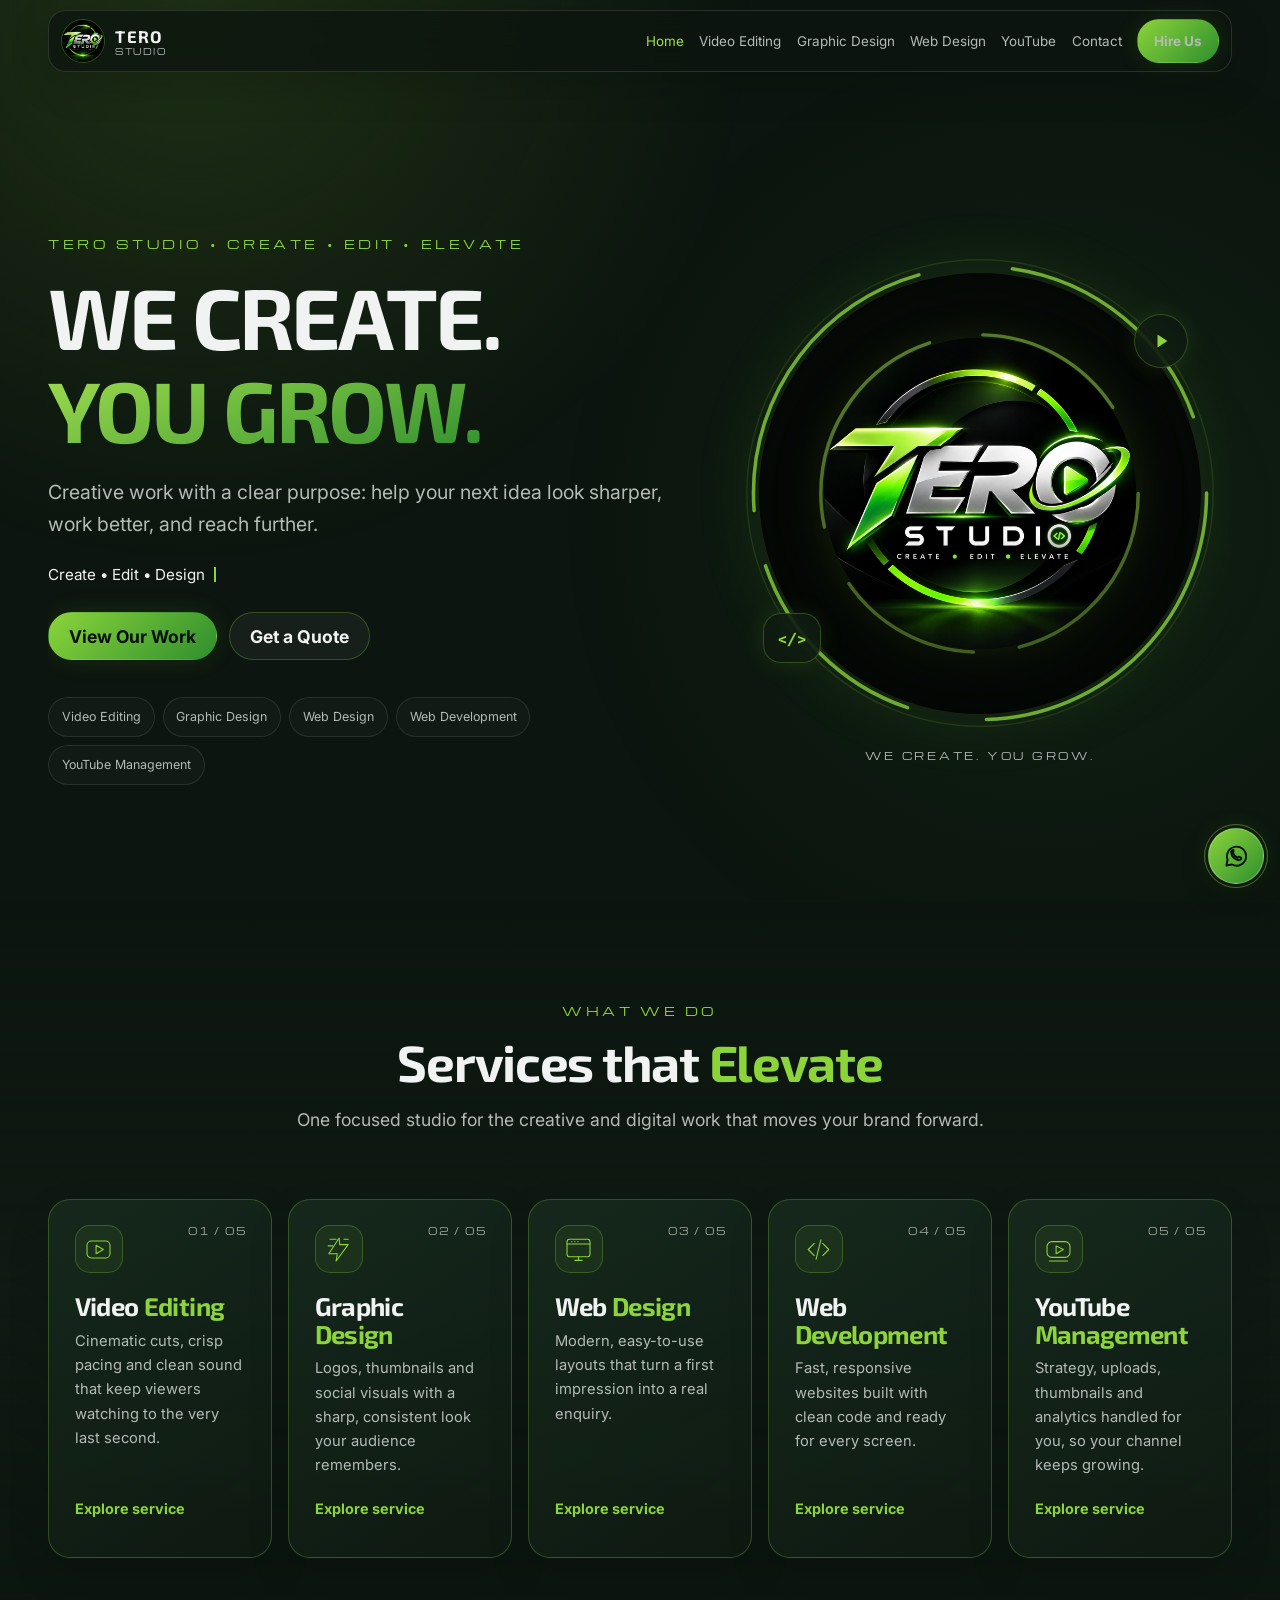
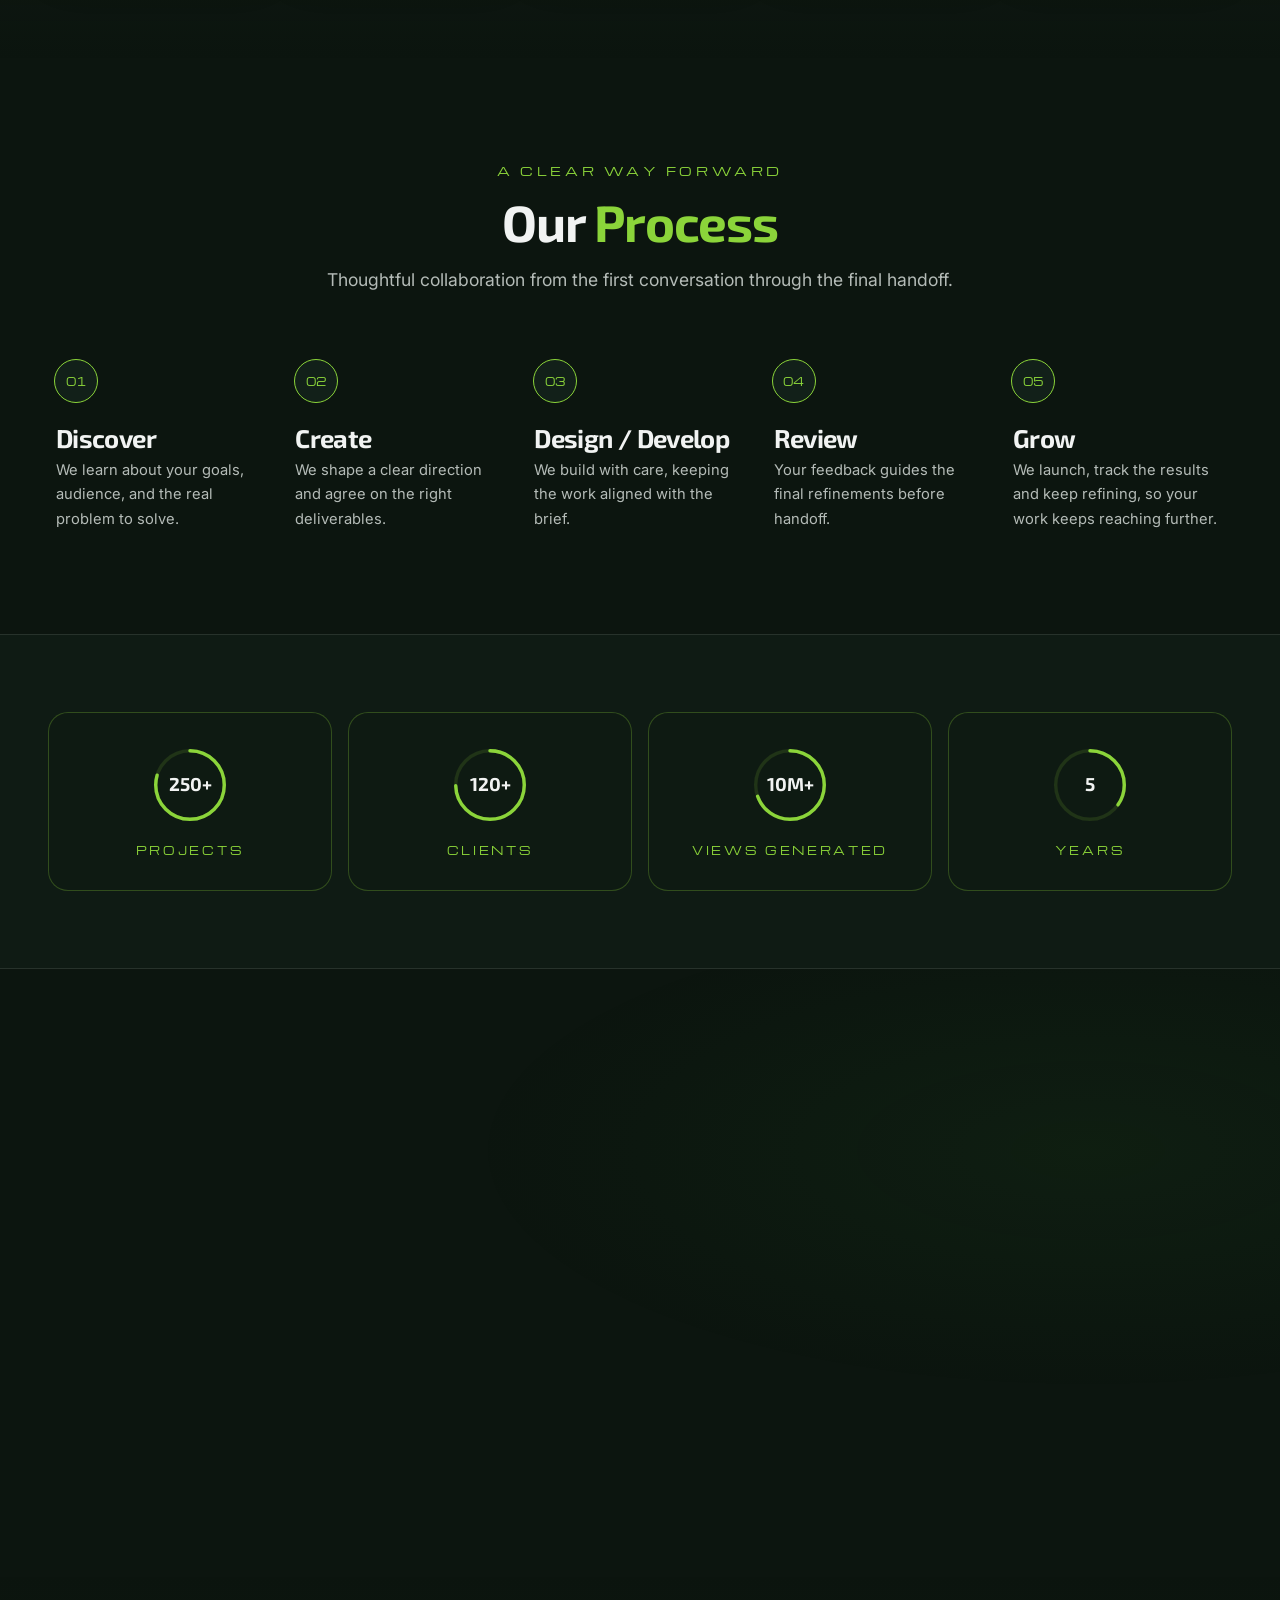
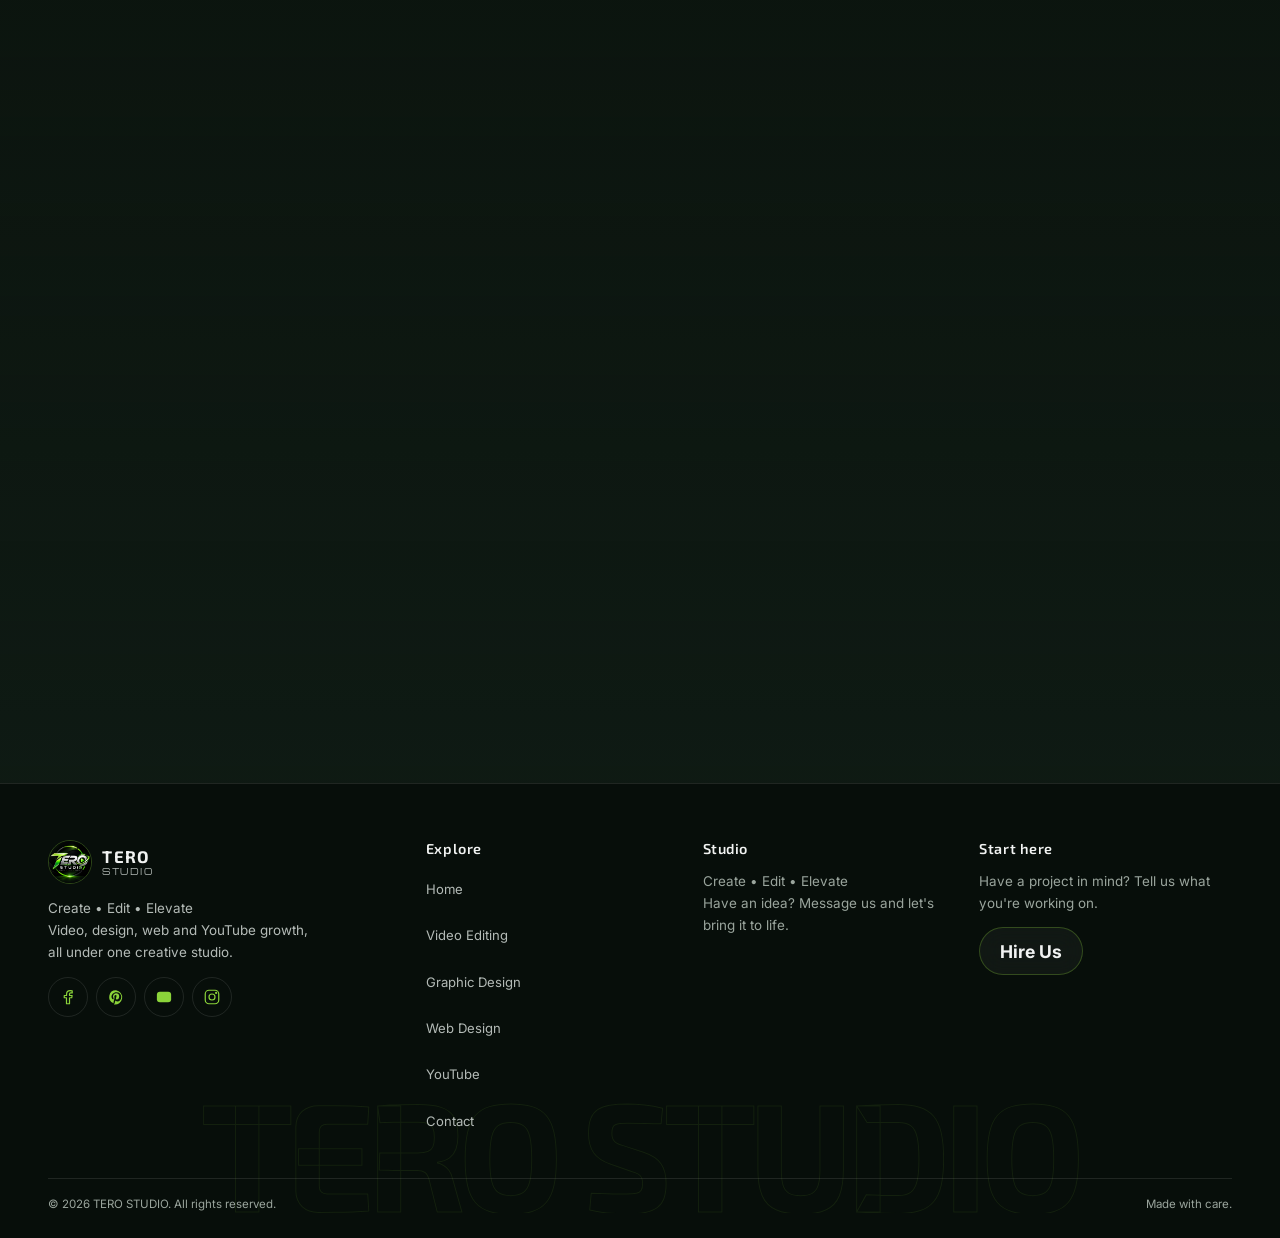
<file: index.html>
<!doctype html>
<html lang="en">
<head>
  <meta charset="utf-8">
  <meta name="viewport" content="width=device-width, initial-scale=1, viewport-fit=cover">
  <meta name="theme-color" content="#0C150F">
  <meta name="description" content="TERO STUDIO is a creative studio for video editing, graphic design, web design, web development and YouTube management. Create. Edit. Elevate.">
  <meta property="og:title" content="TERO STUDIO | Create. Edit. Elevate.">
  <meta property="og:description" content="Video editing, graphic design, web design, development and YouTube management, all under one creative studio.">
  <meta property="og:type" content="website">
  <title>TERO STUDIO | Create. Edit. Elevate.</title>
  <link rel="preconnect" href="https://fonts.googleapis.com">
  <link rel="preconnect" href="https://fonts.gstatic.com" crossorigin>
  <link href="https://fonts.googleapis.com/css2?family=Exo+2:ital,wght@0,600;0,700;1,700&family=Inter:wght@400;500;600;700&family=Michroma&display=swap" rel="stylesheet">
  <link rel="stylesheet" href="index.css">
  <script src="script.js" defer></script>
</head>
<body data-page="home">
  <main id="main-content">
    <section class="hero section-shell" id="home" aria-labelledby="hero-title">
      <div class="hero-copy reveal">
        <p class="eyebrow">TERO STUDIO <span>•</span> CREATE • EDIT • ELEVATE</p>
        <h1 id="hero-title">WE CREATE.<br><span class="accent-words">YOU GROW.</span></h1>
        <p class="hero-lede">Creative work with a clear purpose: help your next idea look sharper, work better, and reach further.</p>
        <p class="type-line"><span class="sr-only">Create, Edit, Design, Develop, Grow</span><span id="typewriter" aria-hidden="true">Create • Edit • Design • Develop • Grow</span><span class="type-caret" aria-hidden="true"></span></p>
        <div class="hero-actions">
          <a class="button button-primary" href="video-editing.html">View Our Work</a>
          <a class="button button-quiet" href="contact.html">Get a Quote</a>
        </div>
        <div class="hero-chips" aria-label="Studio services">
          <a href="video-editing.html">Video Editing</a><a href="graphic-design.html">Graphic Design</a><a href="web-design.html">Web Design</a><a href="web-design.html">Web Development</a><a href="youtube.html">YouTube Management</a>
        </div>
      </div>
      <div class="hero-visual reveal" data-tilt data-hero-parallax aria-label="TERO STUDIO logo artwork">
        <div class="orbit-system">
          <span class="orbit-halo" aria-hidden="true"></span>
          <svg class="orbit-ring ring-outer" viewBox="0 0 100 100" aria-hidden="true" focusable="false"><circle class="ring-faint" cx="50" cy="50" r="49.4"/><circle class="ring-arcs" cx="50" cy="50" r="48"/></svg>
          <svg class="orbit-ring ring-inner" viewBox="0 0 100 100" aria-hidden="true" focusable="false"><circle class="ring-arcs" cx="50" cy="50" r="41"/></svg>
          <div class="logo-stage"><img src="tero-studio-logo.png" alt="TERO STUDIO logo: Create, Edit, Elevate" fetchpriority="high" width="1024" height="1024"></div>
          <span class="float-label label-play" aria-hidden="true"><svg viewBox="0 0 48 48"><path d="m18 13 17 11-17 11z"/></svg></span>
          <span class="float-label label-code" aria-hidden="true">&lt;/&gt;</span>
        </div>
        <p class="visual-caption">WE CREATE. YOU GROW.</p>
      </div>
    </section>

    <section class="section section-services" id="services" aria-labelledby="services-title">
      <div class="container">
        <header class="section-heading reveal"><p class="eyebrow">WHAT WE DO</p><h2 id="services-title">Services that <span class="accent-words">Elevate</span></h2><p>One focused studio for the creative and digital work that moves your brand forward.</p></header>
        <div class="services-grid">
          <a class="service-card reveal" href="video-editing.html"><span class="service-icon"><svg viewBox="0 0 48 48" aria-hidden="true"><rect x="5" y="10" width="38" height="28" rx="7"/><path d="m20 17 12 7-12 7z"/></svg></span><span class="card-index">01 / 05</span><h3>Video <span>Editing</span></h3><p>Cinematic cuts, crisp pacing and clean sound that keep viewers watching to the very last second.</p><span class="text-link">Explore service</span></a>
          <a class="service-card reveal" href="graphic-design.html"><span class="service-icon"><svg viewBox="0 0 48 48" aria-hidden="true"><path d="M25 5 8 31h14l-2 12 20-27H26z"/><path d="M10 7h10M33 7h7M7 18h7"/></svg></span><span class="card-index">02 / 05</span><h3>Graphic <span>Design</span></h3><p>Logos, thumbnails and social visuals with a sharp, consistent look your audience remembers.</p><span class="text-link">Explore service</span></a>
          <a class="service-card reveal" href="web-design.html"><span class="service-icon"><svg viewBox="0 0 48 48" aria-hidden="true"><rect x="5" y="7" width="38" height="29" rx="4"/><path d="M5 15h38M13 11h.1M18 11h.1M23 11h.1M18 42h12M24 36v6"/></svg></span><span class="card-index">03 / 05</span><h3>Web <span>Design</span></h3><p>Modern, easy-to-use layouts that turn a first impression into a real enquiry.</p><span class="text-link">Explore service</span></a>
          <a class="service-card reveal" href="web-design.html"><span class="service-icon"><svg viewBox="0 0 48 48" aria-hidden="true"><path d="m17 14-10 10 10 10M31 14l10 10-10 10M28 8l-8 32"/></svg></span><span class="card-index">04 / 05</span><h3>Web <span>Development</span></h3><p>Fast, responsive websites built with clean code and ready for every screen.</p><span class="text-link">Explore service</span></a>
          <a class="service-card reveal" href="youtube.html"><span class="service-icon"><svg viewBox="0 0 48 48" aria-hidden="true"><rect x="5" y="11" width="38" height="26" rx="8"/><path d="m20 18 12 6-12 7zM9 43h30"/></svg></span><span class="card-index">05 / 05</span><h3>YouTube <span>Management</span></h3><p>Strategy, uploads, thumbnails and analytics handled for you, so your channel keeps growing.</p><span class="text-link">Explore service</span></a>
        </div>
      </div>
    </section>

    <section class="section process-section" id="process" aria-labelledby="process-title">
      <div class="container"><header class="section-heading reveal"><p class="eyebrow">A CLEAR WAY FORWARD</p><h2 id="process-title">Our <span class="accent-words">Process</span></h2><p>Thoughtful collaboration from the first conversation through the final handoff.</p></header>
        <ol class="process-list">
          <li class="process-step reveal"><span class="step-number">01</span><h3>Discover</h3><p>We learn about your goals, audience, and the real problem to solve.</p></li>
          <li class="process-step reveal"><span class="step-number">02</span><h3>Create</h3><p>We shape a clear direction and agree on the right deliverables.</p></li>
          <li class="process-step reveal"><span class="step-number">03</span><h3>Design / Develop</h3><p>We build with care, keeping the work aligned with the brief.</p></li>
          <li class="process-step reveal"><span class="step-number">04</span><h3>Review</h3><p>Your feedback guides the final refinements before handoff.</p></li>
          <li class="process-step reveal"><span class="step-number">05</span><h3>Grow</h3><p>We launch, track the results and keep refining, so your work keeps reaching further.</p></li>
        </ol>
      </div>
    </section>

    <section class="section stats-section" aria-label="Studio statistics">
      <div class="container stats-grid">
        <div class="stat-card reveal"><div class="stat-ring" data-progress="80"><svg viewBox="0 0 56 56" aria-hidden="true" focusable="false"><circle class="ring-track" cx="28" cy="28" r="24"/><circle class="ring-value" cx="28" cy="28" r="24" pathLength="100"/></svg><strong class="stat-value" data-count="250" data-suffix="+">0</strong></div><span class="stat-label">Projects</span></div>
        <div class="stat-card reveal"><div class="stat-ring" data-progress="75"><svg viewBox="0 0 56 56" aria-hidden="true" focusable="false"><circle class="ring-track" cx="28" cy="28" r="24"/><circle class="ring-value" cx="28" cy="28" r="24" pathLength="100"/></svg><strong class="stat-value" data-count="120" data-suffix="+">0</strong></div><span class="stat-label">Clients</span></div>
        <div class="stat-card reveal"><div class="stat-ring" data-progress="70"><svg viewBox="0 0 56 56" aria-hidden="true" focusable="false"><circle class="ring-track" cx="28" cy="28" r="24"/><circle class="ring-value" cx="28" cy="28" r="24" pathLength="100"/></svg><strong class="stat-value" data-count="10" data-suffix="M+">0</strong></div><span class="stat-label">Views Generated</span></div>
        <div class="stat-card reveal"><div class="stat-ring" data-progress="35"><svg viewBox="0 0 56 56" aria-hidden="true" focusable="false"><circle class="ring-track" cx="28" cy="28" r="24"/><circle class="ring-value" cx="28" cy="28" r="24" pathLength="100"/></svg><strong class="stat-value" data-count="5">0</strong></div><span class="stat-label">Years</span></div>
      </div>
    </section>

    <section class="section about-section" id="about" aria-labelledby="about-title">
      <div class="container about-grid">
        <div class="about-copy reveal"><p class="eyebrow">ABOUT THE STUDIO</p><h2 id="about-title">A Small Studio<br>with <span class="accent-words">Big Focus</span></h2><p>TERO STUDIO brings visual craft and practical digital thinking together. We keep the process collaborative, the details considered, and the work connected to your goals.</p><p class="todo-note">From the first frame to the final launch, every project gets the same care: a clear idea, a sharp finish and results you can see. Create. Edit. Elevate.</p><a class="button button-primary" href="contact.html">Start a Conversation</a></div>
        <div class="about-art reveal"><div class="skills-grid" aria-label="Studio skills"><div class="skill-item"><div class="skill-ring" data-progress="95" role="img" aria-label="Video 95%"><svg viewBox="0 0 100 100" aria-hidden="true" focusable="false"><circle class="sr-track" cx="50" cy="50" r="46"/><circle class="sr-bar" cx="50" cy="50" r="46" pathLength="100"/></svg><span class="sr-value" aria-hidden="true">0%</span></div><small>Video</small></div><div class="skill-item"><div class="skill-ring" data-progress="90" role="img" aria-label="Design 90%"><svg viewBox="0 0 100 100" aria-hidden="true" focusable="false"><circle class="sr-track" cx="50" cy="50" r="46"/><circle class="sr-bar" cx="50" cy="50" r="46" pathLength="100"/></svg><span class="sr-value" aria-hidden="true">0%</span></div><small>Design</small></div><div class="skill-item"><div class="skill-ring" data-progress="88" role="img" aria-label="Web Dev 88%"><svg viewBox="0 0 100 100" aria-hidden="true" focusable="false"><circle class="sr-track" cx="50" cy="50" r="46"/><circle class="sr-bar" cx="50" cy="50" r="46" pathLength="100"/></svg><span class="sr-value" aria-hidden="true">0%</span></div><small>Web Dev</small></div><div class="skill-item"><div class="skill-ring" data-progress="85" role="img" aria-label="YouTube 85%"><svg viewBox="0 0 100 100" aria-hidden="true" focusable="false"><circle class="sr-track" cx="50" cy="50" r="46"/><circle class="sr-bar" cx="50" cy="50" r="46" pathLength="100"/></svg><span class="sr-value" aria-hidden="true">0%</span></div><small>YouTube</small></div><div class="skill-item"><div class="skill-ring" data-progress="80" role="img" aria-label="Branding 80%"><svg viewBox="0 0 100 100" aria-hidden="true" focusable="false"><circle class="sr-track" cx="50" cy="50" r="46"/><circle class="sr-bar" cx="50" cy="50" r="46" pathLength="100"/></svg><span class="sr-value" aria-hidden="true">0%</span></div><small>Branding</small></div><div class="skill-item"><div class="skill-ring" data-progress="78" role="img" aria-label="Motion 78%"><svg viewBox="0 0 100 100" aria-hidden="true" focusable="false"><circle class="sr-track" cx="50" cy="50" r="46"/><circle class="sr-bar" cx="50" cy="50" r="46" pathLength="100"/></svg><span class="sr-value" aria-hidden="true">0%</span></div><small>Motion</small></div></div></div>
      </div>
    </section>

    <section class="section reviews-section" id="reviews" aria-labelledby="reviews-title">
      <div class="container"><header class="section-heading reveal"><p class="eyebrow">KIND WORDS, WHEN READY</p><h2 id="reviews-title">Client <span class="accent-words">Reviews</span></h2><p>5.0-star feedback from real client projects.</p></header>
        <div class="reviews-wrap reveal"><div class="review-stage" id="review-stage" aria-live="polite">
          <article class="review-card" tabindex="0"><p>Completed with a perfect 5.0 rating: long-form YouTube retention editing for 5 to 30 minute videos.</p><div class="review-author"><strong>Elite YouTube Editor Needed | Long-Form Retention Editor (5–30 Minute Videos)</strong><small><span class="review-stars" role="img" aria-label="5 out of 5 stars">★★★★★</span> 5.0 · Sep 17 – Oct 2, 2026</small></div></article>
          <article class="review-card" tabindex="0"><p>&ldquo;Very good experience working together. Communication was smooth, the work was delivered on time, and the editing style matched exactly&hellip;&rdquo;</p><div class="review-author"><strong>Talking Head Video Editor for Social Media</strong><small><span class="review-stars" role="img" aria-label="5 out of 5 stars">★★★★★</span> 5.0 · Apr 30 – May 3, 2026</small></div></article>
          <article class="review-card" tabindex="0"><p>&ldquo;Exceptional designer with a great eye for detail and branding. Delivered high-quality Canva and Figma designs on time, communicated well, and exceeded expectations.&rdquo;</p><div class="review-author"><strong>Need a Canva &amp; Figma Designer for Social Media Content Design</strong><small><span class="review-stars" role="img" aria-label="5 out of 5 stars">★★★★★</span> 5.0 · Aug 4 – Aug 6, 2026</small></div></article>
          <article class="review-card" tabindex="0"><p>&ldquo;Great work! Will hire again for videos!&rdquo;</p><div class="review-author"><strong>Social Media Video Editor for Bar Crawl Ad Videos — Reels, 30s &amp; 60s Ads</strong><small><span class="review-stars" role="img" aria-label="5 out of 5 stars">★★★★★</span> 5.0 · May 14 – Jul 16, 2026</small></div></article>
        </div><div class="slider-dots" id="review-dots" aria-label="Choose a review"></div></div>
      </div>
    </section>
  </main>
</body>
</html>
</file>
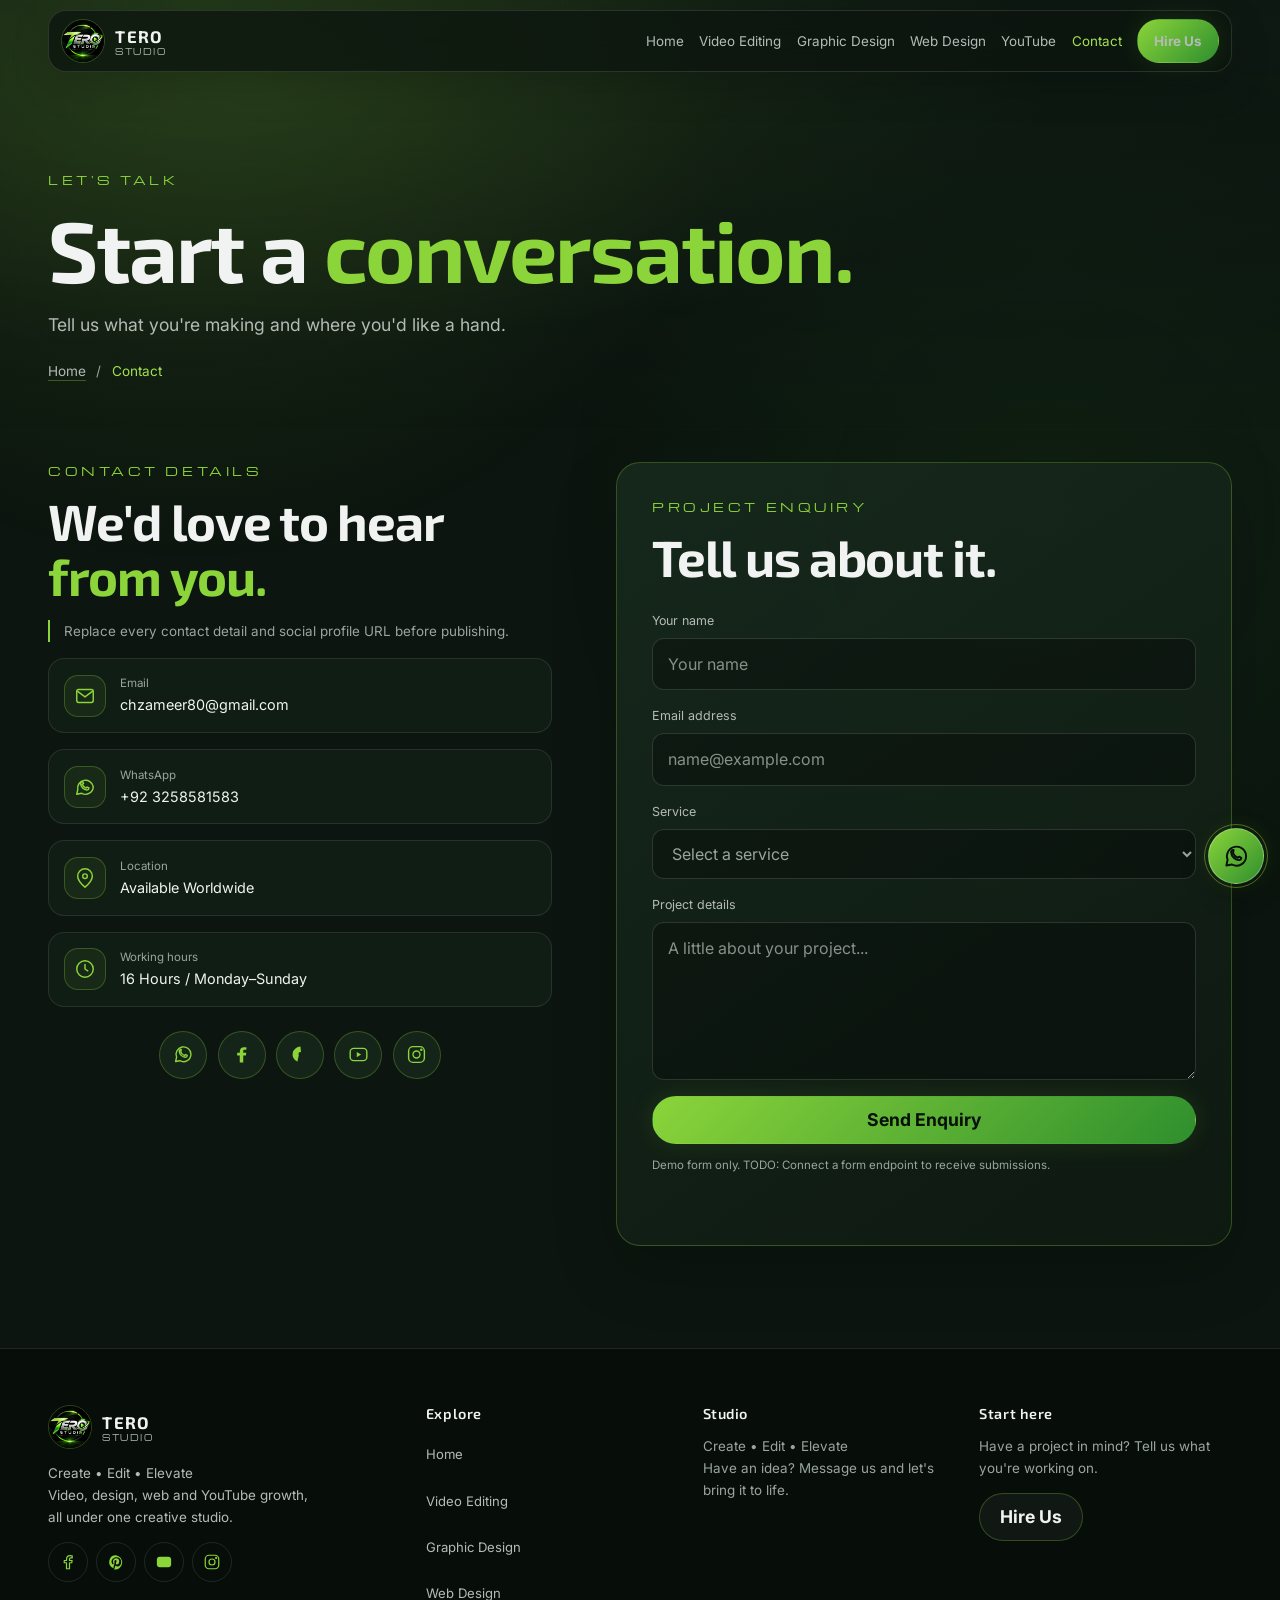
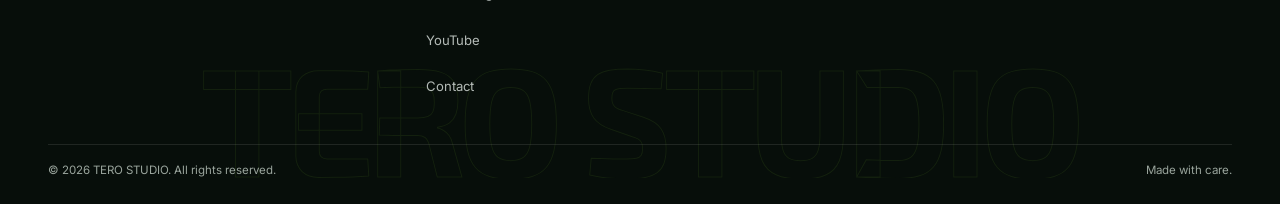
<file: contact.html>
<!doctype html>
<html lang="en">
    <head><meta charset="utf-8">
        <meta name="viewport" content="width=device-width, initial-scale=1, viewport-fit=cover">
        <meta name="theme-color" content="#0C150F">
        <meta name="description" content="Contact TERO STUDIO about video editing, design, web development, and YouTube management. TODO: replace with final description."><title>Contact | TERO STUDIO</title>
        <link rel="preconnect" href="https://fonts.googleapis.com"><link rel="preconnect" href="https://fonts.gstatic.com" crossorigin>
        <link href="https://fonts.googleapis.com/css2?family=Exo+2:ital,wght@0,600;0,700;1,700&family=Inter:wght@400;500;600;700&family=Michroma&display=swap" rel="stylesheet"><link rel="stylesheet" href="style.css">
        <script src="script.js" defer>

        </script></head>
 <body data-page="contact"><main id="main-content">
     <section class="page-hero">
    <div class="container reveal">
  <p class="eyebrow">LET'S TALK</p>
                    <h1>Start a <span class="accent-words">conversation.</span></h1>
                    <p>Tell us what you're making and where you'd like a hand.</p>
                    <nav class="breadcrumb" aria-label="Breadcrumb"><a href="index.html">Home</a><span aria-hidden="true">/</span><span aria-current="page">Contact</span></nav></div></section><section class="section contact-section"><div class="container contact-grid"><aside class="contact-info reveal"><p class="eyebrow">CONTACT DETAILS</p><h2>We'd love to hear <span class="accent-words">from you.</span></h2>
                        <p class="todo-note"> Replace every contact detail and social profile URL before publishing.</p>
                        <div class="contact-detail">
                            <span class="detail-icon" aria-hidden="true">
                                <svg viewBox="0 0 24 24">
                                    <rect x="3" y="5" width="18" height="14" rx="2"/><path d="m4 7 8 6 8-6"/></svg></span><div>
                                        <small>Email</small><a href="mailto:chzameer80@gmail.com">chzameer80@gmail.com</a></div>
                                    </div><div class="contact-detail">
                                        <span class="detail-icon" aria-hidden="true">
         <svg viewBox="0 0 24 24"><path d="M21 11.5a8.5 8.5 0 0 1-12.6 7.4L3 20l1.1-5.1A8.5 8.5 0 1 1 21 11.5Z"/>
          <path d="M9 9c.7 2 2 3.3 4.2 4.2l1.1-1.1 2 1c-.1 1.4-.9 2.2-2.3 2.1-3.5-.3-6.5-3.3-6.8-6.8C7.1 7 8 6.2 9.4 6.1l1 2z"/></svg>
                 </span><div><small>WhatsApp</small><a href="https://wa.me/9203258581583?text=Hello%20Tero%20Studio%2C%20I%20want%20to%20discuss%20a%20project" target="_blank" rel="noopener noreferrer"> +92 3258581583</a></div></div>
              <div class="contact-detail"><span class="detail-icon" aria-hidden="true">
         <svg viewBox="0 0 24 24"><path d="M20 10c0 5-8 12-8 12S4 15 4 10a8 8 0 1 1 16 0Z"/>
             <circle cx="12" cy="10" r="2.5"/></svg></span><div><small>Location</small>
          <span>Available Worldwide</span></div></div><div class="contact-detail">
  <span class="detail-icon" aria-hidden="true"><svg viewBox="0 0 24 24">
  <circle cx="12" cy="12" r="9"/><path d="M12 7v5l3 2"/></svg></span>
     <div><small>Working hours</small><span>16 Hours / Monday–Sunday</span></div></div><div class="social-row" aria-label="Social media links"><a class="social-icon" href="https://wa.me/92XXXXXXXXXX" target="_blank" rel="noopener noreferrer" aria-label="WhatsApp (TODO: replace link)"><svg viewBox="0 0 24 24" aria-hidden="true"><path d="M20.5 11.7a8.5 8.5 0 0 1-12.6 7.4L3 20l1.1-5.1a8.5 8.5 0 1 1 16.4-3.2Z"/><path d="M9 9c.7 2 2 3.3 4.2 4.2l1.1-1.1 2 1c-.1 1.4-.9 2.2-2.3 2.1-3.5-.3-6.5-3.3-6.8-6.8C7.1 7 8 6.2 9.4 6.1z"/></svg></a><a class="social-icon" href="https://www.facebook.com/TODO" target="_blank" rel="noopener noreferrer" aria-label="Facebook (TODO: replace link)"><svg viewBox="0 0 24 24" aria-hidden="true"><path d="M14 21v-8h3l.5-3H14V8c0-.9.3-1.5 1.6-1.5h2V3.8c-.4-.1-1.5-.2-2.8-.2-2.8 0-4.7 1.7-4.7 4.8V10H7v3h3v8z"/></svg></a><a class="social-icon" href="https://www.pinterest.com/TODO" target="_blank" rel="noopener noreferrer" aria-label="Pinterest (TODO: replace link)"><svg viewBox="0 0 24 24" aria-hidden="true"><path d="M12 3a9 9 0 0 0-3.3 17.4c0-.7 0-1.6.2-2.4l1.2-5.1s-.3-.6-.3-1.4c0-1.3.8-2.3 1.7-2.3.8 0 1.2.6 1.2 1.4 0 .8-.5 2- .8 3.1-.2.9.5 1.7 1.4 1.7 1.7 0 3-1.8 3-4.4 0-2.3-1.6-3.9-4-3.9-2.7 0-4.3 2-4.3 4.2 0 .8.3 1.6.7 2 .2.2.2.3.1.6l-.3 1c-.1.3-.3.4-.6.2-1.2-.5-1.9-2-1.9-3.5 0-2.8 2.3-6.1 6.7-6.1 3.6 0 6.3 2.6 6.3 6 0 3.6-2.2 6.5-5.4 6.5-1.1 0-2.1-.6-2.5-1.2l-.7 2.7c-.2.9-.8 1.8-1.2 2.5A9 9 0 1 0 12 3Z"/></svg></a><a class="social-icon" href="https://www.youtube.com/@TODO" target="_blank" rel="noopener noreferrer" aria-label="YouTube (TODO: replace link)"><svg viewBox="0 0 24 24" aria-hidden="true"><rect x="2.5" y="5" width="19" height="14" rx="4"/><path d="m10 9 5 3-5 3z"/></svg></a><a class="social-icon" href="https://www.instagram.com/TODO" target="_blank" rel="noopener noreferrer" aria-label="Instagram (TODO: replace link)"><svg viewBox="0 0 24 24" aria-hidden="true"><rect x="3" y="3" width="18" height="18" rx="5"/><circle cx="12" cy="12" r="4"/><circle cx="17.5" cy="6.5" r=".7"/></svg></a></div></aside><section class="contact-form-card reveal" aria-labelledby="contact-form-title"><p class="eyebrow">PROJECT ENQUIRY</p><h2 id="contact-form-title">Tell us about it.</h2><form id="contact-form" novalidate><label class="form-field"><span>Your name</span><input name="name" type="text" autocomplete="name" placeholder="Your name" required minlength="2"></label><label class="form-field"><span>Email address</span><input name="email" type="email" autocomplete="email" placeholder="name@example.com" required></label><label class="form-field"><span>Service</span><select name="service" required><option value="" selected disabled>Select a service</option><option>Video Editing</option><option>Graphic Design</option><option>Web Design</option><option>Web Development</option><option>YouTube Management</option><option>Something else</option></select></label><label class="form-field"><span>Project details</span><textarea name="message" rows="5" placeholder="A little about your project..." required minlength="10"></textarea></label><button class="button button-primary submit-button" type="submit">Send Enquiry</button><p class="form-note">Demo form only. TODO: Connect a form endpoint to receive submissions.</p><p class="form-status" id="form-status" role="status" aria-live="polite"></p></form></section></div></section></main></body></html>
</file>
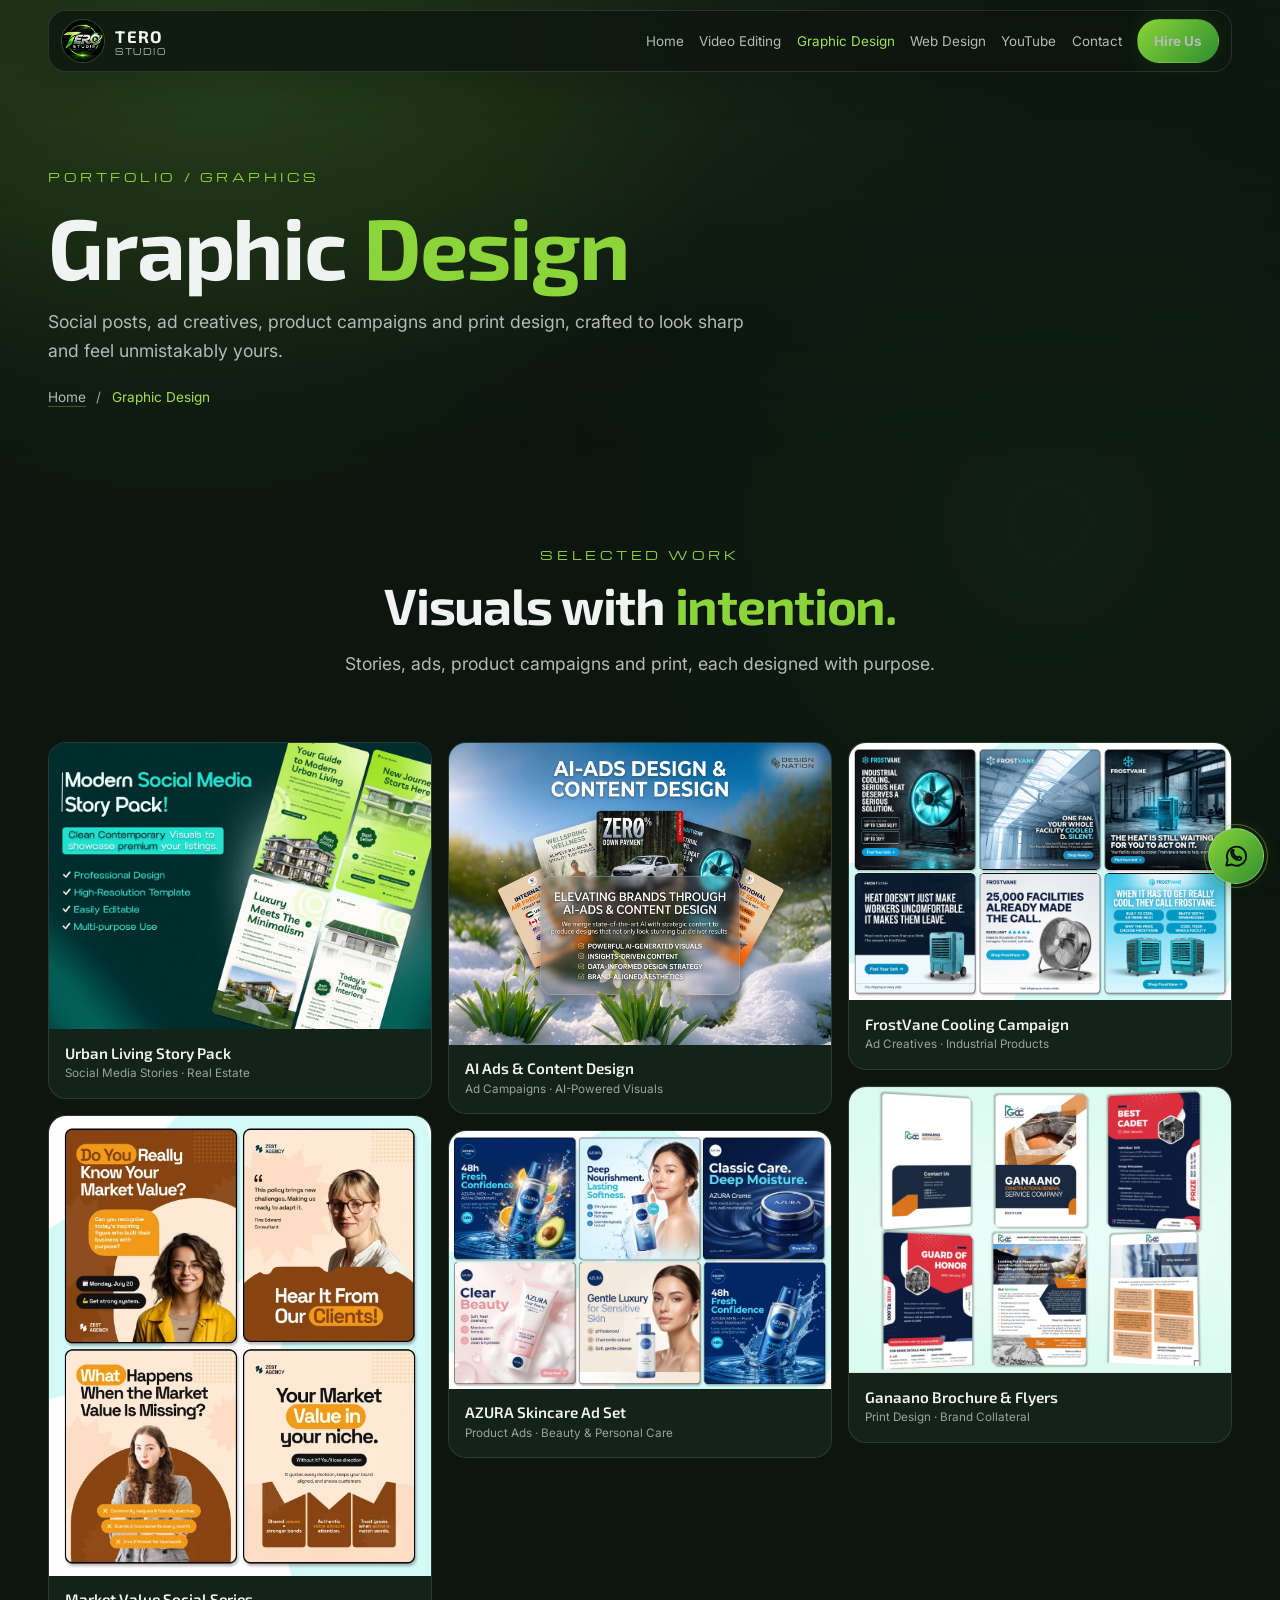
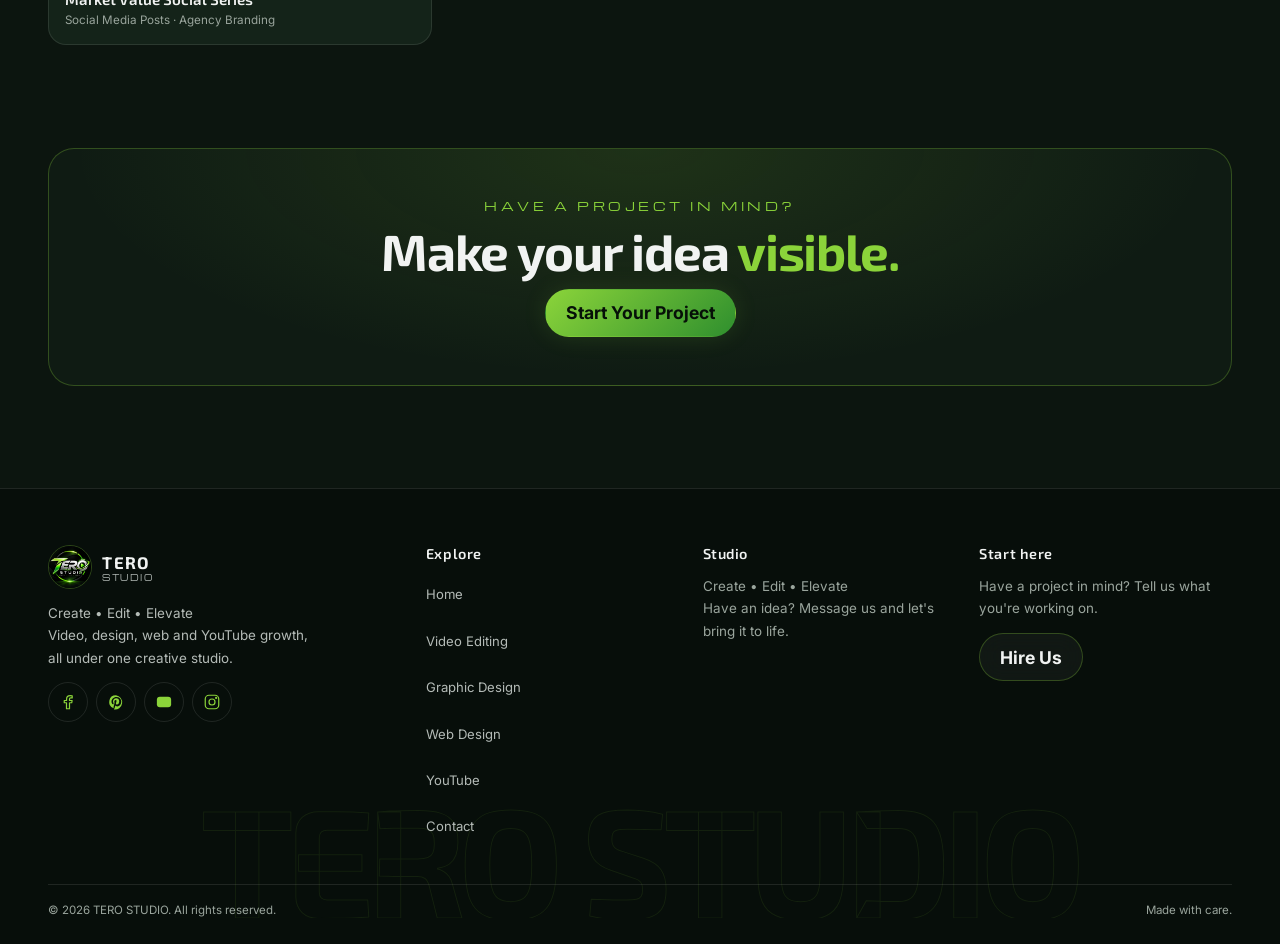
<file: graphic-design.html>
<!doctype html>
<html lang="en">
    <head>
        <meta charset="utf-8">
        <meta name="viewport" content="width=device-width, initial-scale=1, viewport-fit=cover">
        <meta name="theme-color" content="#0C150F">
        <meta name="description" content="Graphic design by TERO STUDIO: social media stories and posts, ad creatives, product campaigns, brochures and flyers with a sharp, memorable look.">
        <title>Graphic Design | TERO STUDIO</title><link rel="preconnect" href="https://fonts.googleapis.com">
        <link rel="preconnect" href="https://fonts.gstatic.com" crossorigin>
        <link href="https://fonts.googleapis.com/css2?family=Exo+2:ital,wght@0,600;0,700;1,700&family=Inter:wght@400;500;600;700&family=Michroma&display=swap" rel="stylesheet">
        <link rel="stylesheet" href="style.css"><script src="script.js" defer></script>
    </head>
    <body data-page="graphics">
        <main id="main-content">
            <section class="page-hero">
     <div class="container reveal">
            <p class="eyebrow">PORTFOLIO / GRAPHICS</p>
            <h1>Graphic <span class="accent-words">Design</span></h1>
            <p>Social posts, ad creatives, product campaigns and print design, crafted to look sharp and feel unmistakably yours.</p>
            <nav class="breadcrumb" aria-label="Breadcrumb"><a href="index.html">Home</a>
                <span aria-hidden="true">/</span><span aria-current="page">Graphic Design</span>
            </nav></div></section><section class="section portfolio-section" aria-labelledby="graphic-work-title">
                <div class="container"><header class="section-heading reveal">
                    <p class="eyebrow">SELECTED WORK</p><h2>Visuals with <span class="accent-words">intention.</span>
                    </h2><p>Stories, ads, product campaigns and print, each designed with purpose.</p></header>
                    <div class="masonry-grid" id="masonry-grid">
                    <button class="graphic-card reveal" data-lightbox="0" type="button" aria-label="View Urban Living Story Pack">
                        <span class="graphic-art has-image"><img src="urban-living-story-pack.webp" alt="Modern real estate story templates in fresh green, with clean layouts for listings and tips" width="1000" height="750" loading="lazy" decoding="async"></span>
                        <span class="graphic-caption"><strong>Urban Living Story Pack</strong><small>Social Media Stories · Real Estate</small></span>
                    </button>
                    <button class="graphic-card reveal" data-lightbox="1" type="button" aria-label="View Market Value Social Series">
                        <span class="graphic-art has-image"><img src="zest-agency-social-posts.webp" alt="Bold orange and brown post series with a clear hook, a friendly face and strong type" width="581" height="700" loading="lazy" decoding="async"></span>
                        <span class="graphic-caption"><strong>Market Value Social Series</strong><small>Social Media Posts · Agency Branding</small></span>
                    </button>
                    <button class="graphic-card reveal" data-lightbox="2" type="button" aria-label="View AI Ads & Content Design">
                        <span class="graphic-art has-image"><img src="ai-ads-content-design.webp" alt="Eye-catching ad creatives for finance, wellness, industry and travel brands" width="1400" height="1108" loading="lazy" decoding="async"></span>
                        <span class="graphic-caption"><strong>AI Ads &amp; Content Design</strong><small>Ad Campaigns · AI-Powered Visuals</small></span>
                    </button>
                    <button class="graphic-card reveal" data-lightbox="3" type="button" aria-label="View AZURA Skincare Ad Set">
                        <span class="graphic-art has-image"><img src="azura-skincare-ads.webp" alt="Fresh, splash-filled product ads for a deodorant, lotion, cream and cleanser range" width="936" height="631" loading="lazy" decoding="async"></span>
                        <span class="graphic-caption"><strong>AZURA Skincare Ad Set</strong><small>Product Ads · Beauty &amp; Personal Care</small></span>
                    </button>
                    <button class="graphic-card reveal" data-lightbox="4" type="button" aria-label="View FrostVane Cooling Campaign">
                        <span class="graphic-art has-image"><img src="image_original (2).png" alt="High-impact ad series that makes industrial cooling look sharp and trustworthy" width="936" height="631" loading="lazy" decoding="async"></span>
                        <span class="graphic-caption"><strong>FrostVane Cooling Campaign</strong><small>Ad Creatives · Industrial Products</small></span>
                    </button>
                    <button class="graphic-card reveal" data-lightbox="5" type="button" aria-label="View Ganaano Brochure & Flyers">
                        <span class="graphic-art has-image"><img src="ganaano-brochure-flyers.webp" alt="A complete print kit: brochure cover, flyers and information pages for a construction company" width="1000" height="750" loading="lazy" decoding="async"></span>
                        <span class="graphic-caption"><strong>Ganaano Brochure &amp; Flyers</strong><small>Print Design · Brand Collateral</small></span>
                    </button>
                    </div><div class="closing-cta reveal"><p class="eyebrow">HAVE A PROJECT IN MIND?</p><h2>Make your idea <span class="accent-words">visible.</span></h2><a class="button button-primary" href="contact.html">Start Your Project</a></div></div></section></main></body></html>
</file>
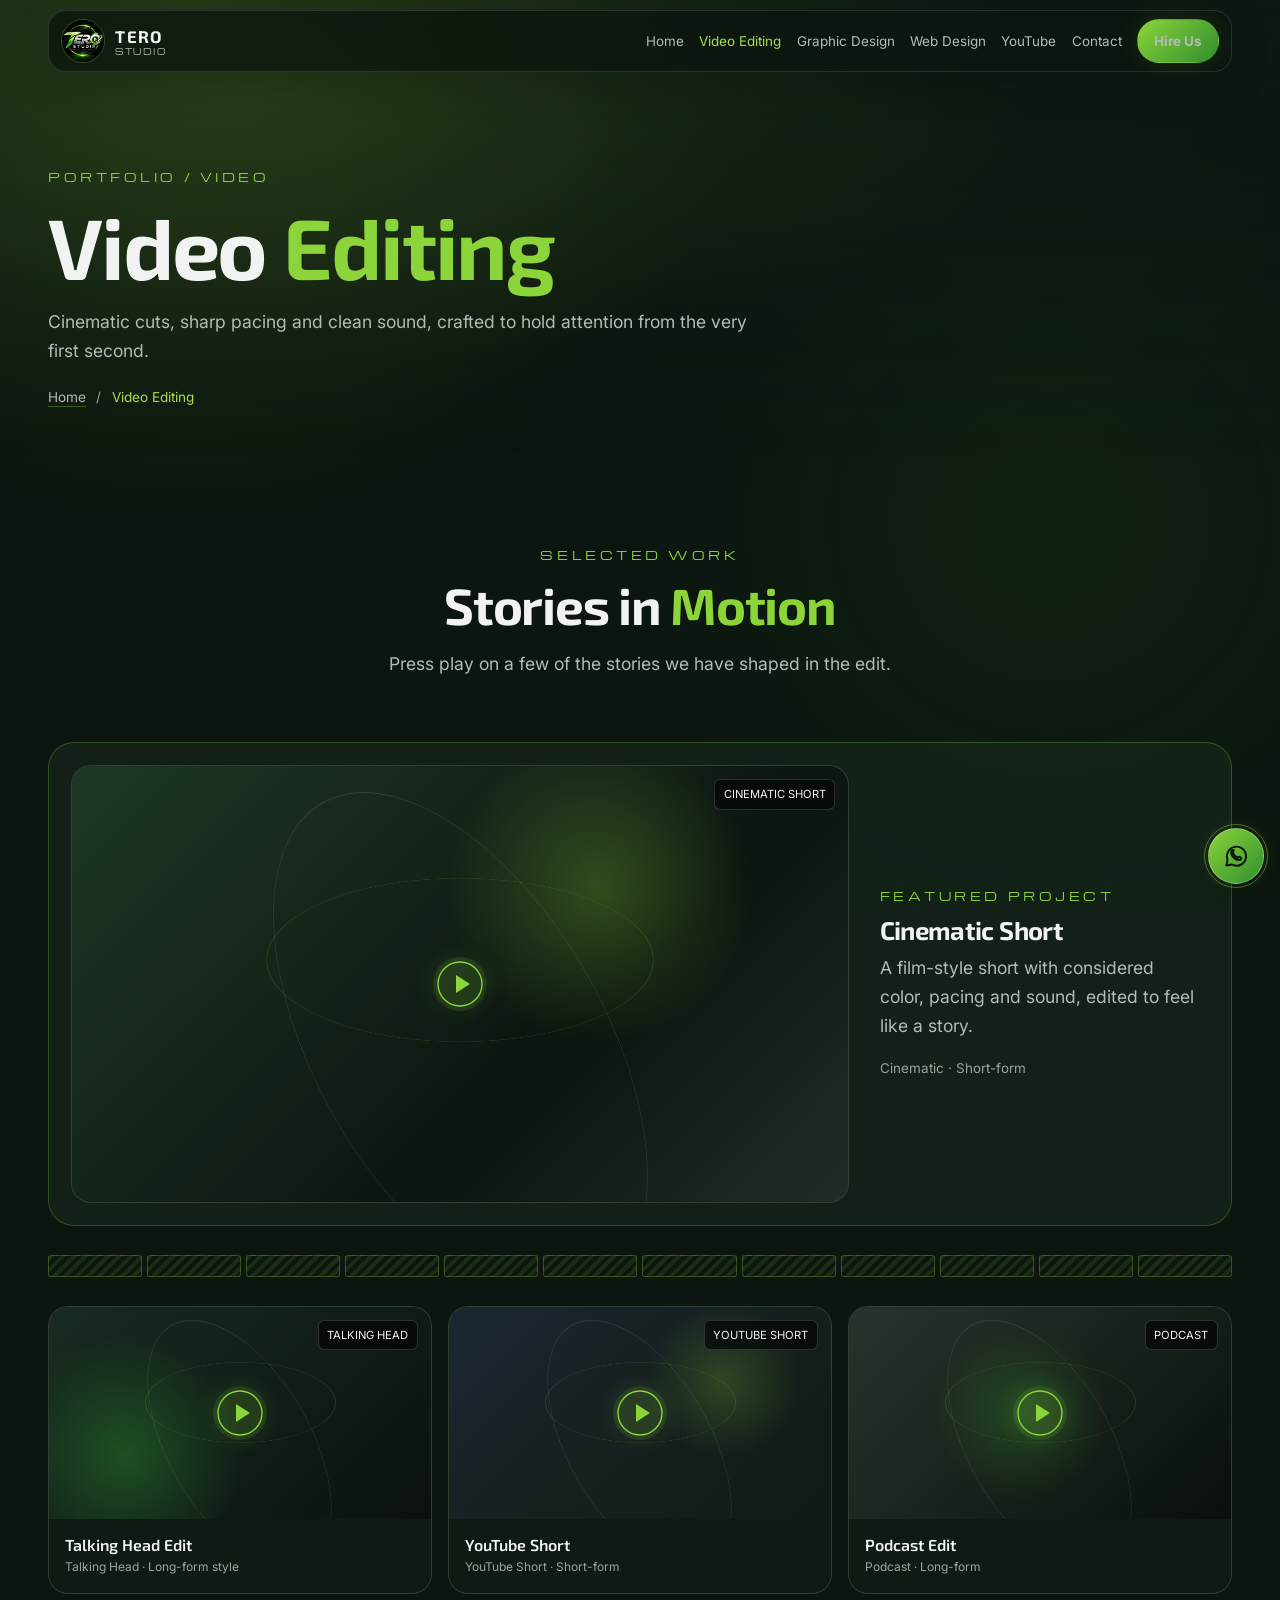
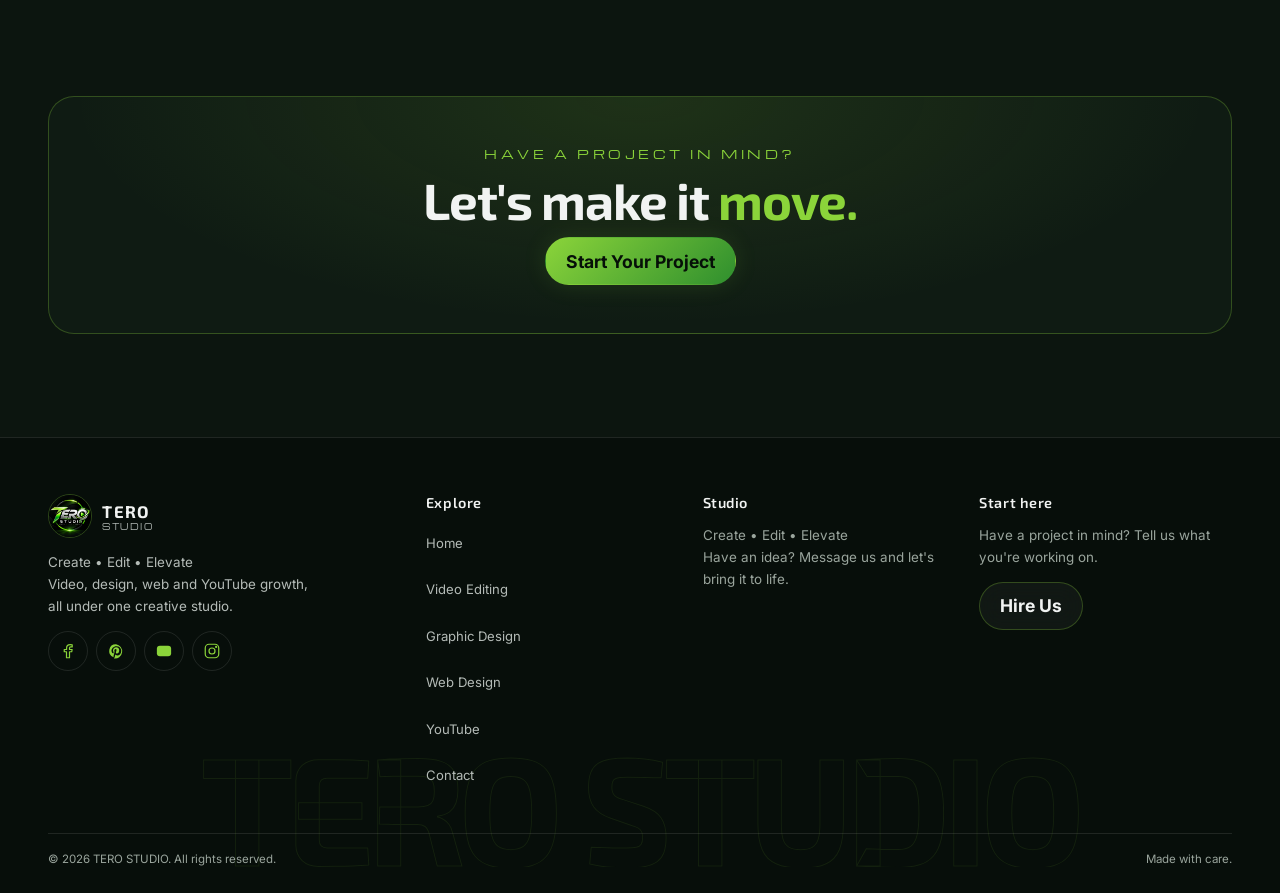
<file: video-editing.html>
<!doctype html><html lang="en">
    <head><meta charset="utf-8">
        <meta name="viewport" content="width=device-width, initial-scale=1, viewport-fit=cover">
        <meta name="theme-color" content="#0C150F">
        <meta name="description" content="Video editing by TERO STUDIO: cinematic shorts, talking-head edits and YouTube Shorts with sharp pacing and clean sound.">
        <title>Video Editing | TERO STUDIO</title><link rel="preconnect" href="https://fonts.googleapis.com">
        <link rel="preconnect" href="https://fonts.gstatic.com" crossorigin>
        <link href="https://fonts.googleapis.com/css2?family=Exo+2:ital,wght@0,600;0,700;1,700&family=Inter:wght@400;500;600;700&family=Michroma&display=swap" rel="stylesheet">
        <link rel="stylesheet" href="style.css">
        <script src="script.js" defer></script>
    </head>
    <body data-page="video">
        <main id="main-content">
            <section class="page-hero">
                <div class="container reveal">
                    <p class="eyebrow">PORTFOLIO / VIDEO</p>
                    <h1>Video <span class="accent-words">Editing</span></h1><p>Cinematic cuts, sharp pacing and clean sound, crafted to hold attention from the very first second.</p><nav class="breadcrumb" aria-label="Breadcrumb"><a href="index.html">Home</a><span aria-hidden="true">/</span><span aria-current="page">Video Editing</span></nav></div></section><section class="section portfolio-section" aria-labelledby="video-work-title"><div class="container"><header class="section-heading reveal"><p class="eyebrow">SELECTED WORK</p><h2 id="video-work-title">Stories in <span class="accent-words">Motion</span></h2><p>Press play on a few of the stories we have shaped in the edit.</p></header><article class="video-feature reveal"><button class="media-card feature-media" type="button" data-video="featured" data-title="Cinematic Short" data-embed="1FtZxsWkcgp2s2sQU9uzp7XLm4y3WiheN" data-source="https://drive.google.com/file/d/1FtZxsWkcgp2s2sQU9uzp7XLm4y3WiheN/view" data-description="A film-style short with considered color, pacing and sound, edited to feel like a story." aria-label="Play Cinematic Short"><span class="placeholder-shape has-thumb"><img class="media-thumb" src="https://drive.google.com/thumbnail?id=1FtZxsWkcgp2s2sQU9uzp7XLm4y3WiheN&amp;sz=w1000" alt="" loading="lazy" decoding="async" referrerpolicy="no-referrer" onerror="this.parentNode.classList.remove('has-thumb');this.remove()"><span class="play-mark" aria-hidden="true"><svg viewBox="0 0 48 48"><circle cx="24" cy="24" r="22"/><path d="m20 15 14 9-14 9z"/></svg></span></span><span class="duration-badge">CINEMATIC SHORT</span></button><div class="feature-copy"><p class="eyebrow">FEATURED PROJECT</p><h3>Cinematic Short</h3><p>A film-style short with considered color, pacing and sound, edited to feel like a story.</p><span class="micro-copy">Cinematic · Short-form</span></div></article><div class="film-strip reveal" aria-hidden="true"><span></span><span></span><span></span><span></span><span></span><span></span><span></span><span></span><span></span><span></span><span></span><span></span></div><div class="video-grid"><button class="media-card reveal" type="button" data-video="small" data-title="Talking Head Edit" data-embed="19a0sk2YmPhcv_qBCjoc_2nyfduXgSSQo" data-source="https://drive.google.com/file/d/19a0sk2YmPhcv_qBCjoc_2nyfduXgSSQo/view" data-description="A talking-head edit with tight cuts, clean audio and pacing that keeps the speaker easy to watch." aria-label="Play Talking Head Edit"><span class="placeholder-shape alt-one has-thumb"><img class="media-thumb" src="https://drive.google.com/thumbnail?id=19a0sk2YmPhcv_qBCjoc_2nyfduXgSSQo&amp;sz=w1000" alt="" loading="lazy" decoding="async" referrerpolicy="no-referrer" onerror="this.parentNode.classList.remove('has-thumb');this.remove()"><span class="play-mark" aria-hidden="true"><svg viewBox="0 0 48 48"><circle cx="24" cy="24" r="22"/><path d="m20 15 14 9-14 9z"/></svg></span></span><span class="duration-badge">TALKING HEAD</span><span class="media-caption"><strong>Talking Head Edit</strong><small>Talking Head · Long-form style</small></span></button><button class="media-card reveal" type="button" data-video="small" data-title="YouTube Short" data-embed="15mSEBt_rIGloBMQAnr1PmXJ6zK0yXXtM" data-source="https://drive.google.com/file/d/15mSEBt_rIGloBMQAnr1PmXJ6zK0yXXtM/view" data-description="A YouTube Short edited for a fast hook, strong retention and a clean finish." aria-label="Play YouTube Short"><span class="placeholder-shape alt-two has-thumb"><img class="media-thumb" src="https://drive.google.com/thumbnail?id=15mSEBt_rIGloBMQAnr1PmXJ6zK0yXXtM&amp;sz=w1000" alt="" loading="lazy" decoding="async" referrerpolicy="no-referrer" onerror="this.parentNode.classList.remove('has-thumb');this.remove()"><span class="play-mark" aria-hidden="true"><svg viewBox="0 0 48 48"><circle cx="24" cy="24" r="22"/><path d="m20 15 14 9-14 9z"/></svg></span></span><span class="duration-badge">YOUTUBE SHORT</span><span class="media-caption"><strong>YouTube Short</strong><small>YouTube Short · Short-form</small></span></button><button class="media-card reveal" type="button" data-video="small" data-title="Podcast Edit" data-embed="1fIMD1sa7tgyt5Hn05m1Z_lqLl4-WwzDa" data-source="https://drive.google.com/file/d/1fIMD1sa7tgyt5Hn05m1Z_lqLl4-WwzDa/view" data-description="A podcast edit with clean audio, steady pacing and cuts that keep the conversation flowing." aria-label="Play Podcast Edit"><span class="placeholder-shape alt-three has-thumb"><img class="media-thumb" src="https://drive.google.com/thumbnail?id=1fIMD1sa7tgyt5Hn05m1Z_lqLl4-WwzDa&amp;sz=w1000" alt="" loading="lazy" decoding="async" referrerpolicy="no-referrer" onerror="this.parentNode.classList.remove('has-thumb');this.remove()"><span class="play-mark" aria-hidden="true"><svg viewBox="0 0 48 48"><circle cx="24" cy="24" r="22"/><path d="m20 15 14 9-14 9z"/></svg></span></span><span class="duration-badge">PODCAST</span><span class="media-caption"><strong>Podcast Edit</strong><small>Podcast · Long-form</small></span></button></div><div class="closing-cta reveal"><p class="eyebrow">HAVE A PROJECT IN MIND?</p><h2>Let's make it <span class="accent-words">move.</span></h2><a class="button button-primary" href="contact.html">Start Your Project</a></div></div></section></main></body></html>
</file>
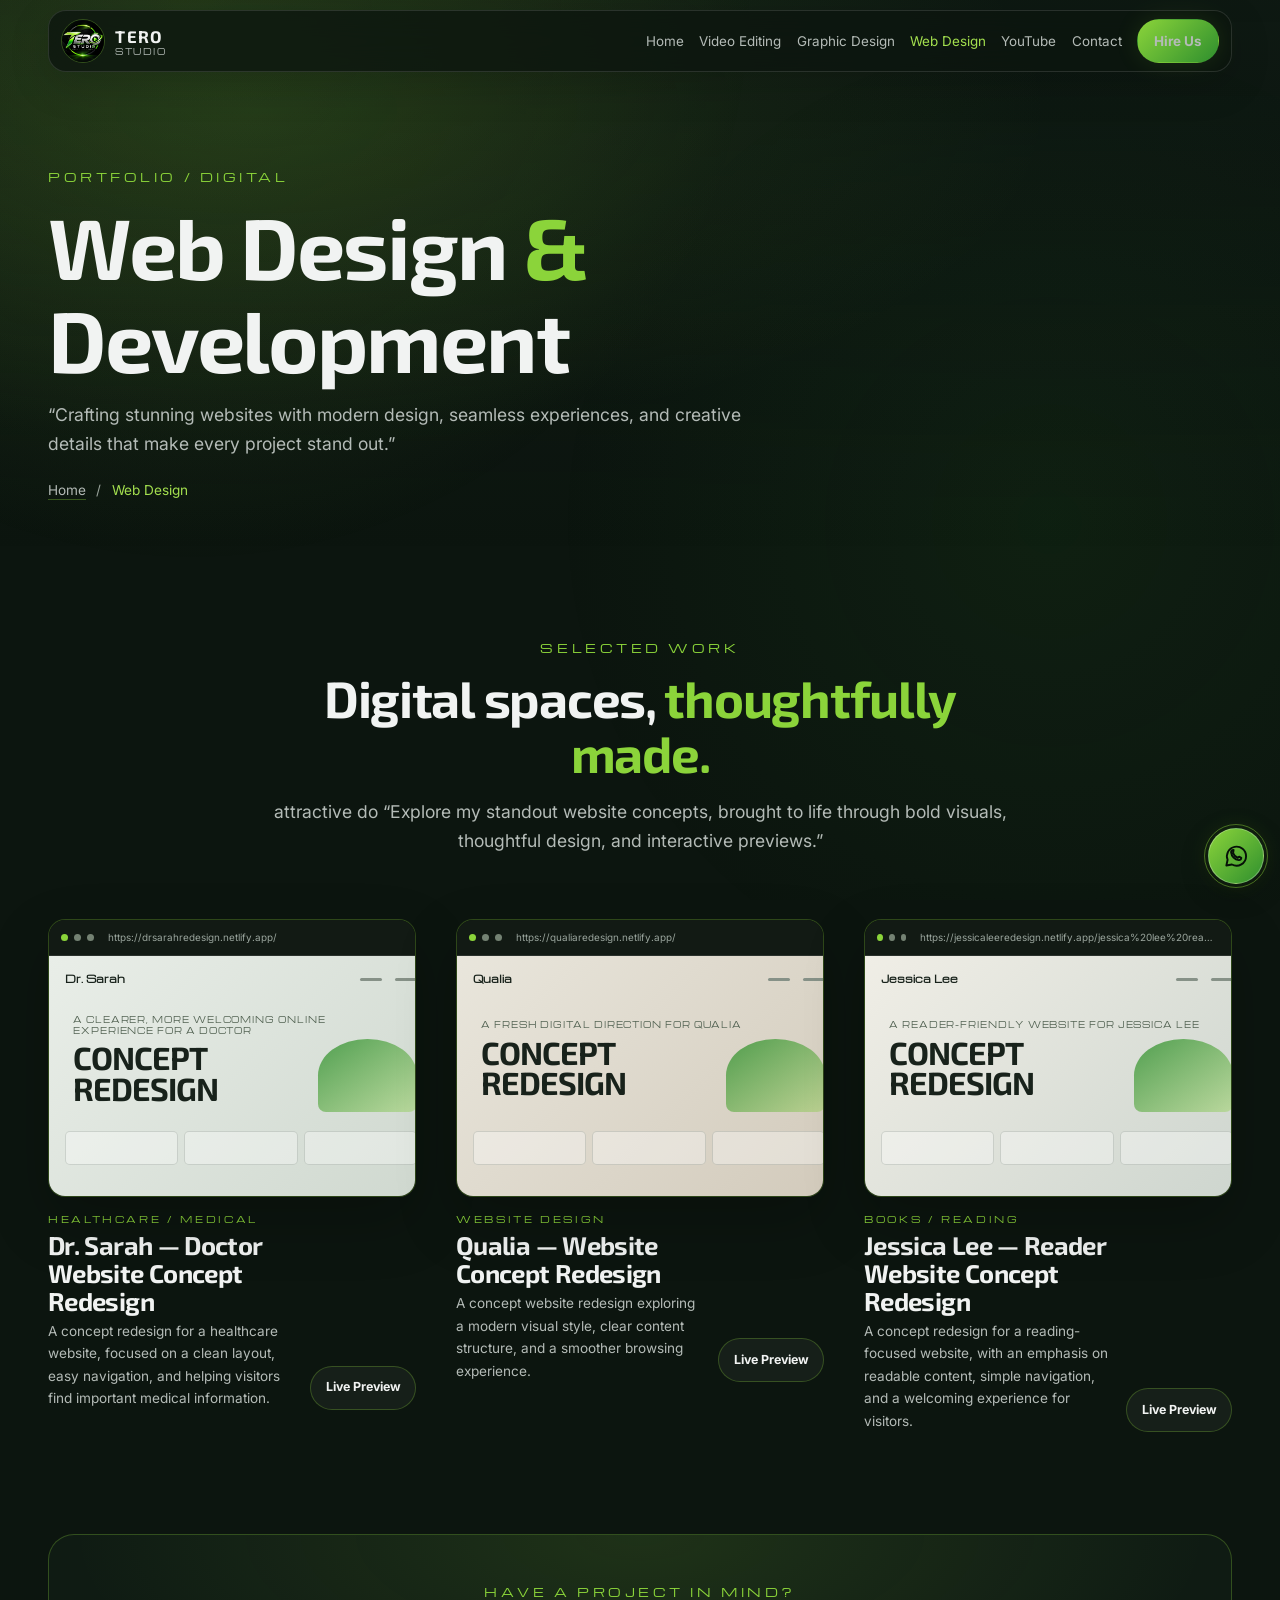
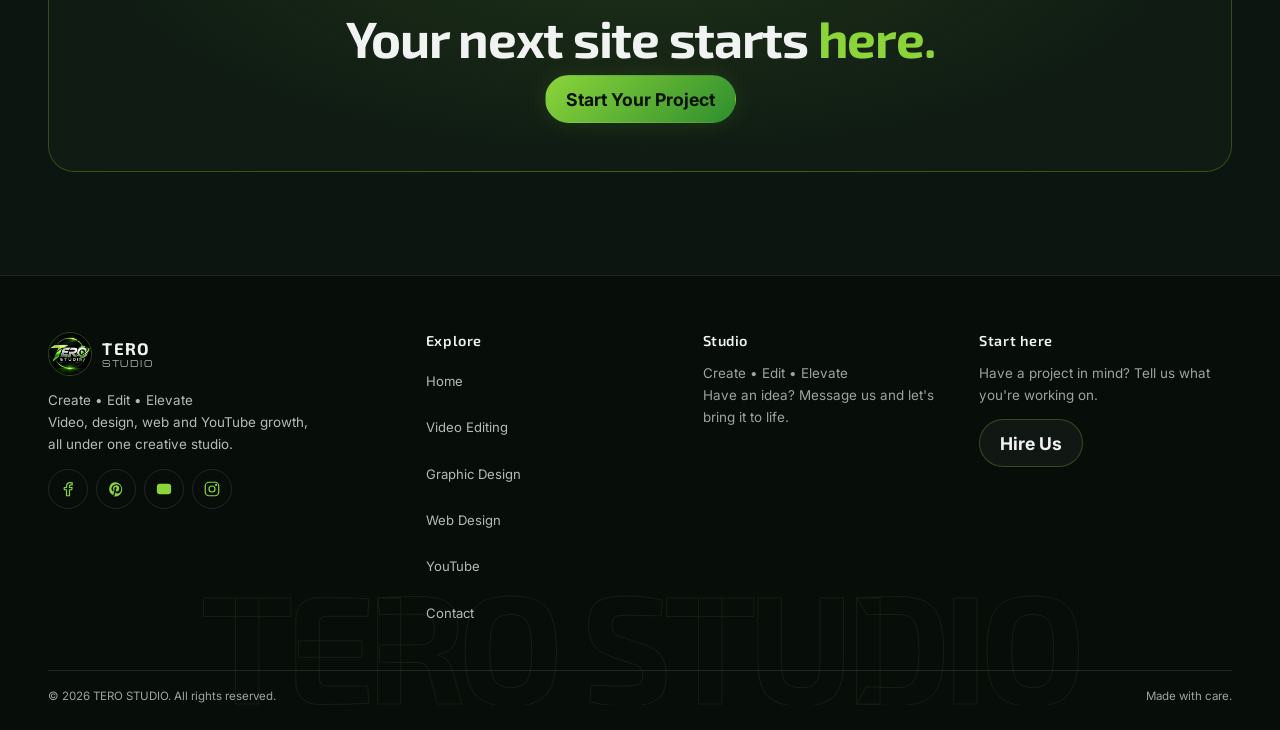
<file: web-design.html>
<!doctype html>
<html lang="en">
    <head>
        <meta charset="utf-8">
        <meta name="viewport" content="width=device-width, initial-scale=1, viewport-fit=cover">
        <meta name="theme-color" content="#0C150F">
        <meta name="description" content="TODO: Add the TERO STUDIO web design and development portfolio description.">
        <title>Web Design &amp; Development | TERO STUDIO</title>
        <link rel="preconnect" href="https://fonts.googleapis.com">
        <link rel="preconnect" href="https://fonts.gstatic.com" crossorigin>
        <link href="https://fonts.googleapis.com/css2?family=Exo+2:ital,wght@0,600;0,700;1,700&family=Inter:wght@400;500;600;700&family=Michroma&display=swap" rel="stylesheet">
        <link rel="stylesheet" href="style.css">
        <script src="script.js" defer></script>
    </head>
    <body data-page="web">
        <main id="main-content">
            <section class="page-hero">
                <div class="container reveal">
                    <p class="eyebrow">PORTFOLIO / DIGITAL</p>
                    <h1>Web Design <span class="accent-words">&amp;</span><br>Development</h1>
                    <p>“Crafting stunning websites with modern design, seamless experiences, and creative details that make every project stand out.”</p><nav class="breadcrumb" aria-label="Breadcrumb">
                        <a href="index.html">Home</a><span aria-hidden="true">/</span>
                        <span aria-current="page">Web Design</span></nav></div></section>
                        <section class="section portfolio-section" aria-labelledby="web-work-title">
                            <div class="container"><header class="section-heading reveal">
                                <p class="eyebrow">SELECTED WORK</p><h2>Digital spaces, <span class="accent-words">thoughtfully made.</span>
                                </h2><p>attractive do
“Explore my standout website concepts, brought to life through bold visuals, thoughtful design, and interactive previews.”</p></header>
                                <div class="web-grid"><article class="web-project reveal"><div class="browser-mock" data-tilt><div class="browser-bar"><span></span><span></span><span></span><small>https://drsarahredesign.netlify.app/</small></div><div class="browser-page preview-one"><div class="preview-nav"><b>Dr. Sarah</b><i></i><i></i></div><div class="preview-hero"><span>A Clearer, More Welcoming Online Experience for a Doctor</span><b>CONCEPT <br>REDESIGN</b><i></i></div><div class="preview-blocks"><span></span><span></span><span></span></div></div></div><div class="web-project-copy"><div><p class="eyebrow">Healthcare / Medical</p><h3>Dr. Sarah — Doctor Website Concept Redesign</h3><p>A concept redesign for a healthcare website, focused on a clean layout, easy navigation, and helping visitors find important medical information.</p></div>
                                    <button class="button button-quiet live-preview" type="button">Live Preview</button></div>
                                </article><article class="web-project reveal">
                                    <div class="browser-mock" data-tilt>
                                        <div class="browser-bar"><span></span>
                                            <span></span><span></span><small>https://qualiaredesign.netlify.app/</small></div>
                                            <div class="browser-page preview-two"><div class="preview-nav"><b>Qualia</b><i>

                                            </i><i></i></div><div class="preview-hero"><span>A Fresh Digital Direction for Qualia</span>
                                                <b>CONCEPT <br>REDESIGN</b><i></i></div><div class="preview-blocks"><span></span><span></span><span></span></div></div></div><div class="web-project-copy"><div><p class="eyebrow">Website Design</p><h3>Qualia — Website Concept Redesign</h3><p>A concept website redesign exploring a modern visual style, clear content structure, and a smoother browsing experience.</p>
                                                </div><button class="button button-quiet live-preview" type="button">Live Preview</button></div></article><article class="web-project reveal">
                                                    <div class="browser-mock" data-tilt><div class="browser-bar">
                                                        <span></span><span></span><span></span><small>https://jessicaleeredesign.netlify.app/jessica%20lee%20reader%20home.dc</small></div>
                                                        <div class="browser-page preview-three"><div class="preview-nav">
                                                            <b>Jessica Lee</b><i></i><i></i></div><div class="preview-hero">
                                                                <span>A Reader-Friendly Website for Jessica Lee</span><b>CONCEPT <br>REDESIGN</b><i></i>
                                                            </div><div class="preview-blocks"><span></span><span></span><span>

                                                            </span></div></div></div><div class="web-project-copy"><div><p class="eyebrow">Books / Reading
                                                                <h3>Jessica Lee — Reader Website Concept Redesign</h3><p>A concept redesign for a reading-focused website, with an emphasis on readable content, simple navigation, and a welcoming experience for visitors.</p></div><button class="button button-quiet live-preview" type="button">Live Preview</button></div></article></div><div class="closing-cta reveal"><p class="eyebrow">HAVE A PROJECT IN MIND?</p><h2>Your next site starts <span class="accent-words">here.</span></h2><a class="button button-primary" href="contact.html">Start Your Project</a></div></div></section></main></body></html>
</file>
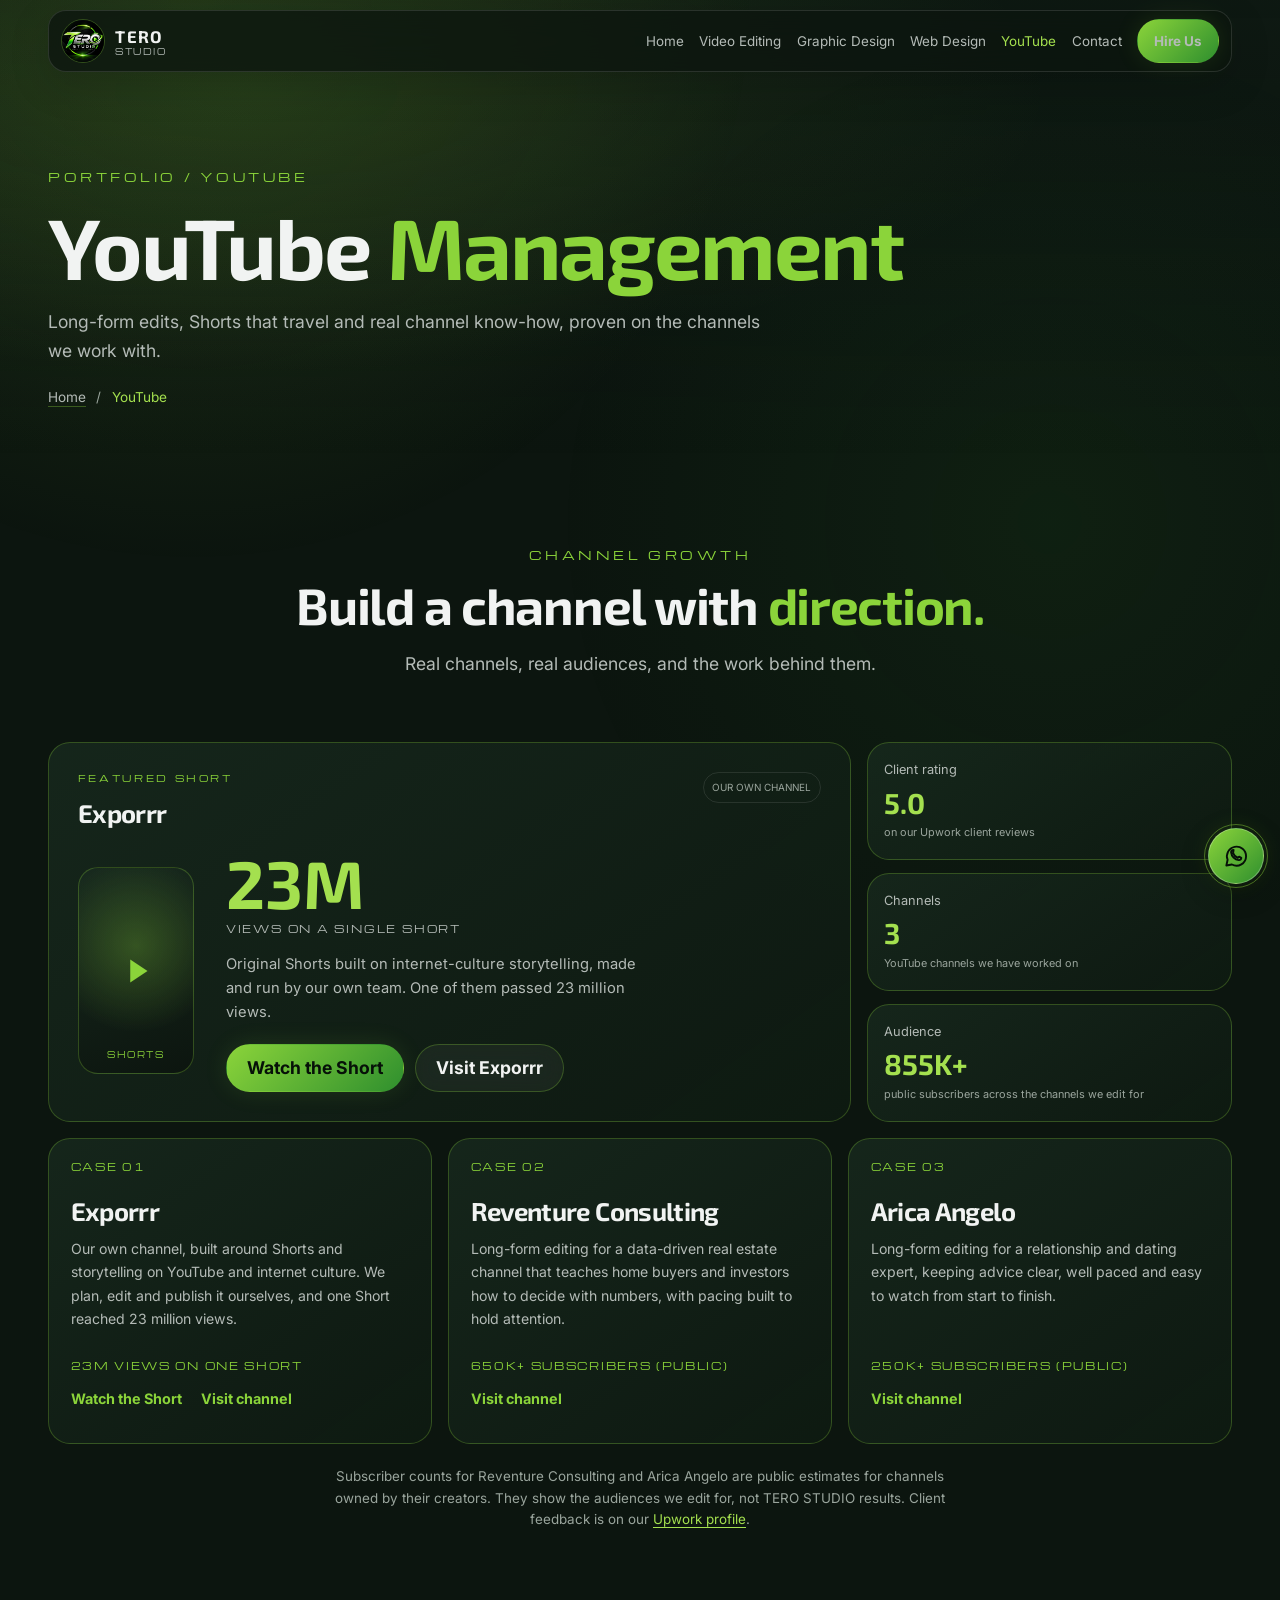
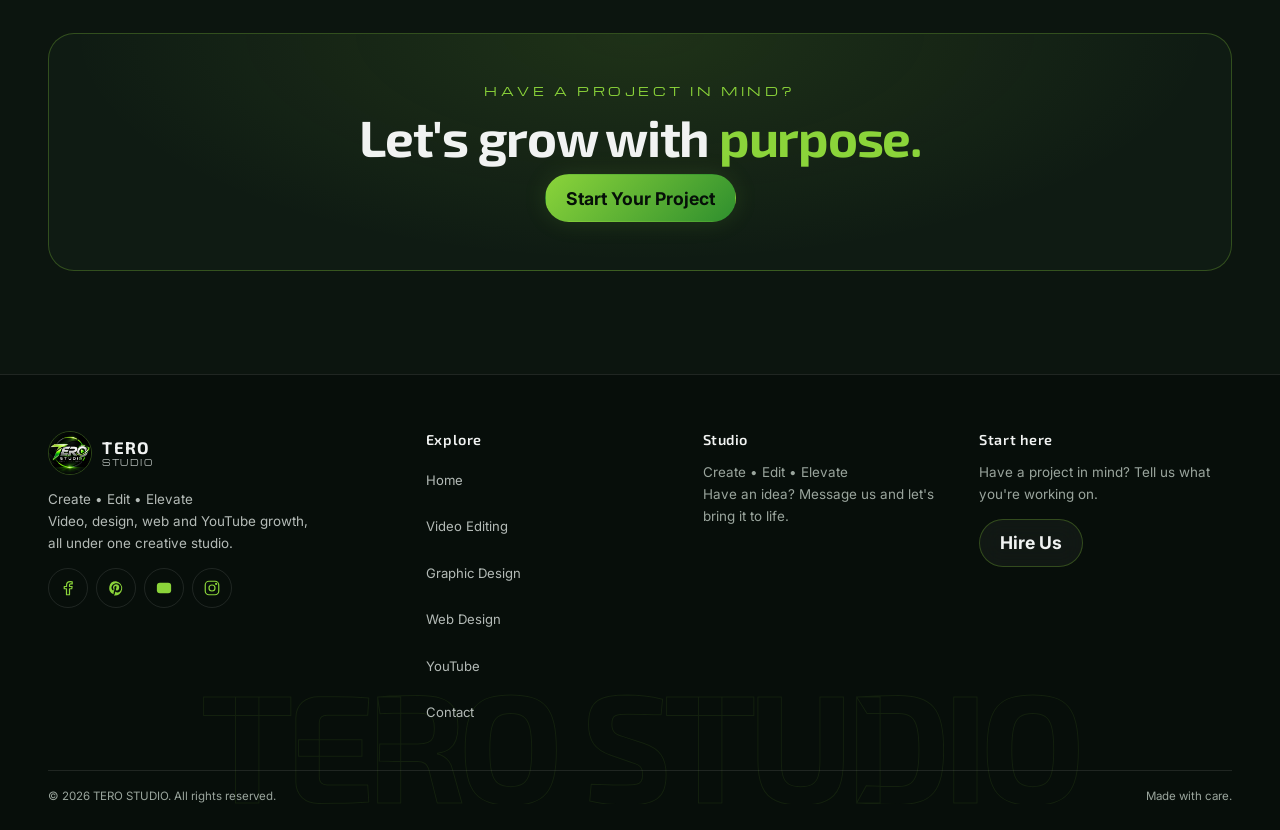
<file: youtube.html>
<!doctype html><html lang="en"><head><meta charset="utf-8"><meta name="viewport" content="width=device-width, initial-scale=1, viewport-fit=cover"><meta name="theme-color" content="#0C150F"><meta name="description" content="YouTube management and editing by TERO STUDIO: long-form retention edits, Shorts that travel and channel know-how, proven on real channels."><title>YouTube Management | TERO STUDIO</title><link rel="preconnect" href="https://fonts.googleapis.com"><link rel="preconnect" href="https://fonts.gstatic.com" crossorigin><link href="https://fonts.googleapis.com/css2?family=Exo+2:ital,wght@0,600;0,700;1,700&family=Inter:wght@400;500;600;700&family=Michroma&display=swap" rel="stylesheet"><link rel="stylesheet" href="style.css"><script src="script.js" defer></script></head><body data-page="youtube"><main id="main-content"><section class="page-hero"><div class="container reveal"><p class="eyebrow">PORTFOLIO / YOUTUBE</p><h1>YouTube <span class="accent-words">Management</span></h1><p>Long-form edits, Shorts that travel and real channel know-how, proven on the channels we work with.</p><nav class="breadcrumb" aria-label="Breadcrumb"><a href="index.html">Home</a><span aria-hidden="true">/</span><span aria-current="page">YouTube</span></nav></div></section><section class="section portfolio-section" aria-labelledby="youtube-work-title"><div class="container"><header class="section-heading reveal"><p class="eyebrow">CHANNEL GROWTH</p><h2>Build a channel with <span class="accent-words">direction.</span></h2><p>Real channels, real audiences, and the work behind them.</p></header><div class="youtube-feature reveal">
          <div class="growth-chart">
            <div class="chart-head"><div><p class="eyebrow">FEATURED SHORT</p><h3>Exporrr</h3></div><span class="chart-label">OUR OWN CHANNEL</span></div>
            <div class="short-feature">
              <a class="short-visual" href="https://www.youtube.com/shorts/GkkrJh_ohRg" target="_blank" rel="noopener noreferrer" aria-label="Watch the 23 million view Short on YouTube (opens in a new tab)"><svg viewBox="0 0 48 48" aria-hidden="true" focusable="false"><path d="m18 12 18 12-18 12z"/></svg><small>SHORTS</small></a>
              <div class="short-copy">
                <strong class="short-views" data-count="23" data-suffix="M">0</strong>
                <span class="short-caption">views on a single Short</span>
                <p>Original Shorts built on internet-culture storytelling, made and run by our own team. One of them passed 23 million views.</p>
                <div class="short-actions">
                  <a class="button button-primary" href="https://www.youtube.com/shorts/GkkrJh_ohRg" target="_blank" rel="noopener noreferrer">Watch the Short</a>
                  <a class="button button-quiet" href="https://www.youtube.com/@Exporrr" target="_blank" rel="noopener noreferrer">Visit Exporrr</a>
                </div>
              </div>
            </div>
          </div>
          <div class="youtube-metrics">
            <div class="metric-card"><span>Client rating</span><strong class="stat-value">5.0</strong><small>on our Upwork client reviews</small></div>
            <div class="metric-card"><span>Channels</span><strong data-count="3" class="stat-value">0</strong><small>YouTube channels we have worked on</small></div>
            <div class="metric-card"><span>Audience</span><strong data-count="900" data-suffix="K+" class="stat-value">0</strong><small>public subscribers across the channels we edit for</small></div>
          </div>
        </div>
        <div class="case-grid">
          <article class="case-card reveal"><span class="case-number">CASE 01</span><h3>Exporrr</h3><p>Our own channel, built around Shorts and storytelling on YouTube and internet culture. We plan, edit and publish it ourselves, and one Short reached 23 million views.</p><span class="case-result">23M VIEWS ON ONE SHORT</span><div class="case-links"><a class="text-link" href="https://www.youtube.com/shorts/GkkrJh_ohRg" target="_blank" rel="noopener noreferrer">Watch the Short</a><a class="text-link" href="https://www.youtube.com/@Exporrr" target="_blank" rel="noopener noreferrer">Visit channel</a></div></article>
          <article class="case-card reveal"><span class="case-number">CASE 02</span><h3>Reventure Consulting</h3><p>Long-form editing for a data-driven real estate channel that teaches home buyers and investors how to decide with numbers, with pacing built to hold attention.</p><span class="case-result">650K+ SUBSCRIBERS (PUBLIC)</span><div class="case-links"><a class="text-link" href="https://www.youtube.com/reventureconsulting" target="_blank" rel="noopener noreferrer">Visit channel</a></div></article>
          <article class="case-card reveal"><span class="case-number">CASE 03</span><h3>Arica Angelo</h3><p>Long-form editing for a relationship and dating expert, keeping advice clear, well paced and easy to watch from start to finish.</p><span class="case-result">250K+ SUBSCRIBERS (PUBLIC)</span><div class="case-links"><a class="text-link" href="https://www.youtube.com/AricaAngelo" target="_blank" rel="noopener noreferrer">Visit channel</a></div></article>
        </div>
        <p class="micro-copy case-note reveal">Subscriber counts for Reventure Consulting and Arica Angelo are public estimates for channels owned by their creators. They show the audiences we edit for, not TERO STUDIO results. Client feedback is on our <a class="inline-link" href="https://www.upwork.com/freelancers/~01d2bd9a2f754c04f2?mp_source=share" target="_blank" rel="noopener noreferrer">Upwork profile</a>.</p>
        <div class="closing-cta reveal"><p class="eyebrow">HAVE A PROJECT IN MIND?</p><h2>Let's grow with <span class="accent-words">purpose.</span></h2><a class="button button-primary" href="contact.html">Start Your Project</a></div></div></section></main></body></html>
</file>
<file: index.css>
/* =========================================================
   TERO STUDIO — shared style sheet
   Pure CSS, responsive and designed to work offline.
   ========================================================= */
:root {
  --bg: #0C150F;
  --bg-2: #122019;
  --surface: #182A1E;
  --green: #8BD43A;
  --green-hover: #A4E04F;
  --green-deep: #2F8F2E;
  --text: #F1F3F2;
  --text-soft: #B4BBB7;
  --muted: #9AA59D;
  --border: rgba(139,212,58,.28);
  --border-soft: rgba(241,243,242,.10);
  --gutter: clamp(1rem, 4vw, 3rem);
  --container-max: 1280px;
  --nav-height: 76px;
  --ease: cubic-bezier(.2,.75,.25,1);
  --font-heading: "Exo 2", "Arial Narrow", Arial, sans-serif;
  --font-body: Inter, system-ui, -apple-system, BlinkMacSystemFont, "Segoe UI", sans-serif;
  --font-label: Michroma, "Arial Narrow", sans-serif;
}

/* Base reset, safe-area spacing, and page colors */
*, *::before, *::after { box-sizing: border-box; }
html { scroll-behavior: smooth; scroll-padding-top: calc(var(--nav-height) + 1rem); }
body { margin: 0; min-width: 320px; overflow-x: hidden; background: var(--bg); color: var(--text); font-family: var(--font-body); font-size: clamp(.95rem, .9rem + .25vw, 1.1rem); line-height: 1.65; -webkit-font-smoothing: antialiased; }
body::before { content: ""; position: fixed; inset: 0; z-index: -1; pointer-events: none; background: radial-gradient(circle at 15% 0%, rgba(139,212,58,.14), transparent 40%), radial-gradient(circle at 82% 58%, rgba(47,143,46,.09), transparent 42%); }
body::after { content: ""; position: fixed; inset: 0; z-index: 20; pointer-events: none; opacity: .035; background-image: repeating-linear-gradient(0deg, transparent 0 3px, rgba(255,255,255,.16) 4px), repeating-linear-gradient(90deg, transparent 0 4px, rgba(0,0,0,.12) 5px); mix-blend-mode: soft-light; }
img, svg, video { max-width: 100%; height: auto; display: block; }
button, input, select, textarea { font: inherit; }
button, a { -webkit-tap-highlight-color: transparent; }
a { color: inherit; text-decoration: none; }
button { color: inherit; }
::selection { background: rgba(139,212,58,.34); color: var(--text); }
:focus-visible { outline: 2px solid var(--green-hover); outline-offset: 4px; }
.container { width: min(calc(100% - var(--gutter) - var(--gutter)), var(--container-max)); margin-inline: auto; }
.skip-link { position: fixed; z-index: 110; top: .5rem; left: .5rem; min-height: 44px; display: grid; place-items: center; padding: .5rem .9rem; border-radius: 9px; color: #061008; background: var(--green); transform: translateY(-150%); }
.skip-link:focus { transform: translateY(0); }
.section { position: relative; padding-block: clamp(4rem, 8vw, 9rem); scroll-margin-top: calc(var(--nav-height) + 1rem); content-visibility: auto; contain-intrinsic-size: auto 800px; }
.section-shell { width: min(calc(100% - 2 * var(--gutter)), var(--container-max)); margin-inline: auto; }

/* Type system */
h1, h2, h3, p { margin-top: 0; }
h1, h2, h3 { font-family: var(--font-heading); line-height: 1.08; letter-spacing: -.025em; }
h1 { font-size: clamp(2.25rem, 1.2rem + 5.2vw, 5.5rem); margin-bottom: 1.25rem; font-weight: 700; }
h2 { font-size: clamp(1.75rem, 1.1rem + 2.6vw, 3.25rem); margin-bottom: 1rem; font-weight: 700; }
h3 { font-size: clamp(1.15rem, 1rem + .8vw, 1.6rem); margin-bottom: .8rem; }
p { color: var(--text-soft); max-width: 70ch; }
.eyebrow { margin-bottom: .9rem; color: var(--green); font: 400 clamp(.62rem, .58rem + .2vw, .78rem)/1.5 var(--font-label); letter-spacing: .3em; text-transform: uppercase; }
.accent-words { color: var(--green); }
.micro-copy, .todo-note { color: var(--muted); font-size: .84rem; }
.todo-note { border-left: 2px solid var(--green); padding-left: .9rem; }
.section-heading { max-width: 760px; margin: 0 auto clamp(2.4rem, 5vw, 4rem); text-align: center; }
.section-heading > p:last-child { margin-inline: auto; }

/* Buttons and links */
.button { min-height: 48px; display: inline-flex; align-items: center; justify-content: center; padding: .78rem 1.25rem; border: 1px solid transparent; border-radius: 999px; font-weight: 700; line-height: 1.2; text-align: center; cursor: pointer; touch-action: manipulation; transition: transform .28s var(--ease), background .28s var(--ease), border-color .28s var(--ease), box-shadow .28s var(--ease), color .28s var(--ease); }
.button-primary { color: #061008; background: linear-gradient(135deg, var(--green), var(--green-deep)); box-shadow: 0 0 24px rgba(139,212,58,.12); }
.button-quiet { color: var(--text); background: rgba(255,255,255,.045); border-color: var(--border); backdrop-filter: blur(12px); }
.text-link { display: inline-flex; min-height: 44px; align-items: center; color: var(--green); font-weight: 700; font-size: .9rem; }
@media (hover:hover) and (pointer:fine) {
  .button:hover { transform: translateY(-2px); }
  .button-primary:hover { background: linear-gradient(135deg, var(--green-hover), var(--green)); box-shadow: 0 0 28px rgba(139,212,58,.18); }
  .button-quiet:hover { border-color: var(--green); background: rgba(139,212,58,.08); }
}

/* Shared site navigation injected from script.js */
.site-nav { position: fixed; z-index: 50; inset: max(.65rem, env(safe-area-inset-top)) 0 auto; padding-inline: var(--gutter); transform: translateY(0); transition: transform .3s var(--ease); }
.site-nav.nav-hidden { transform: translateY(calc(-100% - 1rem)); }
.nav-inner { width: min(100%, var(--container-max)); min-height: 62px; margin-inline: auto; padding: .5rem .75rem; display: flex; align-items: center; justify-content: space-between; gap: 1rem; border: 1px solid rgba(241,243,242,.12); border-radius: 18px; background: rgba(12,21,15,.78); backdrop-filter: blur(18px); box-shadow: 0 12px 40px rgba(0,0,0,.16); }
.brand-link { display: inline-flex; flex: 0 0 auto; align-items: center; gap: .65rem; min-height: 44px; }
.brand-link img { width: 44px; height: 44px; object-fit: cover; object-position: center; border-radius: 50%; border: 1px solid var(--border); }
.brand-wordmark { display: grid; line-height: 1.1; }
.brand-wordmark strong { font: 700 1.05rem var(--font-heading); letter-spacing: .08em; }
.brand-wordmark small { color: var(--text-soft); font: 400 .5rem var(--font-label); letter-spacing: .19em; }
.desktop-links { display: none; align-items: center; gap: clamp(.55rem, 1.2vw, 1.25rem); }
.desktop-links a { min-height: 44px; display: inline-flex; align-items: center; color: var(--text-soft); font-size: .84rem; white-space: nowrap; transition: color .25s ease; }
.desktop-links a[aria-current="page"], .desktop-links a:hover { color: var(--green-hover); }
.nav-cta { min-height: 42px; padding-inline: 1rem; font-size: .83rem; }
.menu-toggle { width: 46px; height: 46px; display: inline-grid; place-content: center; gap: 5px; flex: 0 0 auto; border: 1px solid var(--border); border-radius: 50%; background: rgba(255,255,255,.04); cursor: pointer; touch-action: manipulation; }
.menu-toggle span { width: 18px; height: 2px; background: var(--text); transition: transform .25s ease, opacity .25s ease; }
.menu-toggle[aria-expanded="true"] span:first-child { transform: translateY(3.5px) rotate(45deg); }
.menu-toggle[aria-expanded="true"] span:last-child { transform: translateY(-3.5px) rotate(-45deg); }
.mobile-menu { position: fixed; z-index: 49; inset: 0; min-height: 100vh; min-height: 100dvh; display: grid; align-content: center; justify-items: center; gap: .7rem; padding: calc(var(--nav-height) + 2rem) var(--gutter) max(2rem, env(safe-area-inset-bottom)); background: rgba(12,21,15,.97); backdrop-filter: blur(22px); opacity: 0; visibility: hidden; transform: translateY(-8px); transition: opacity .28s ease, transform .28s ease, visibility .28s; }
.mobile-menu.is-open { opacity: 1; visibility: visible; transform: translateY(0); }
.mobile-menu a { width: min(100%, 460px); min-height: 52px; display: flex; align-items: center; justify-content: center; border-bottom: 1px solid var(--border-soft); font: 600 clamp(1.25rem, 4vw, 1.8rem) var(--font-heading); text-align: center; }
.mobile-menu a[aria-current="page"] { color: var(--green); }
.mobile-menu .mobile-hire { width: min(100%, 320px); margin-top: .5rem; border: 0; font: 700 1rem var(--font-body); }
.menu-open { overflow: hidden; }

/* Hero on home */
.hero { overflow-x: clip; min-height: 100vh; min-height: 100dvh; display: grid; align-items: center; gap: clamp(2rem, 6vw, 5rem); padding-block: calc(var(--nav-height) + 5rem) 3rem; }
.hero-copy { position: relative; z-index: 2; }
.hero-copy .eyebrow { margin-bottom: 1.1rem; }
.hero h1 { letter-spacing: -.035em; }
.hero h1 .accent-words { background: linear-gradient(160deg, var(--green-hover), var(--green-deep)); color: transparent; background-clip: text; -webkit-background-clip: text; }
.hero-lede { max-width: 58ch; font-size: clamp(1rem, .95rem + .45vw, 1.22rem); }
.type-line { min-height: 1.7em; margin: 1.4rem 0 1.5rem; color: var(--text); font-size: .95rem; }
.type-caret { display: inline-block; width: 2px; height: 1em; margin-left: .3rem; vertical-align: -.12em; background: var(--green); animation: caret-blink 1s steps(2,end) infinite; }
@keyframes caret-blink { to { opacity: 0; } }
.hero-actions { display: flex; flex-wrap: wrap; gap: .75rem; }
.hero-chips { display: flex; flex-wrap: wrap; gap: .5rem; margin-top: 2.3rem; }
.hero-chips a { min-height: 40px; display: inline-flex; align-items: center; padding: .45rem .8rem; border: 1px solid var(--border-soft); border-radius: 99px; color: var(--text-soft); background: rgba(255,255,255,.025); font-size: .78rem; transition: border .25s ease, color .25s ease; }
.hero-chips a:hover, .hero-chips a:focus-visible { color: var(--green-hover); border-color: var(--border); }
/* Hero logo showpiece: circular logo, two rotating segmented rings, floating chips, mouse parallax */
.hero-visual { position: relative; width: min(100%, 520px); margin: 0 auto; padding: 1rem; perspective: 1000px; transform-style: preserve-3d; }
.orbit-system { position: relative; aspect-ratio: 1; transform-style: preserve-3d; }
.orbit-halo { position: absolute; inset: 3%; border-radius: 50%; border: 1px solid rgba(139,212,58,.12); background: radial-gradient(circle at 50% 50%, #050806 52%, rgba(10,18,12,.9) 100%); box-shadow: 0 0 70px rgba(139,212,58,.10), inset 0 0 60px rgba(0,0,0,.6); }
.orbit-ring { position: absolute; inset: 0; width: 100%; height: 100%; overflow: visible; pointer-events: none; fill: none; translate: calc(var(--px, 0) * 8px) calc(var(--py, 0) * 8px); transition: translate .3s ease-out; }
.orbit-ring circle { fill: none; stroke-linecap: round; }
.ring-faint { stroke: rgba(139,212,58,.14); stroke-width: .3; }
.ring-arcs { stroke: rgba(139,212,58,.78); stroke-width: .75; stroke-dasharray: 74 17 44 12 66 20 52 19; }
.ring-outer { animation: ring-spin 46s linear infinite; }
.ring-inner { inset: 9%; width: 82%; height: 82%; animation: ring-spin-rev 34s linear infinite; }
.ring-inner .ring-arcs { stroke: rgba(164,224,79,.55); stroke-width: .9; stroke-dasharray: 54 12 38 16 60 14 40 24; }
.logo-stage { position: absolute; inset: 17%; z-index: 1; overflow: hidden; border-radius: 50%; background: #030503; box-shadow: 0 0 40px rgba(139,212,58,.16), 0 18px 50px rgba(0,0,0,.45); translate: calc(var(--px, 0) * 14px) calc(var(--py, 0) * 14px); transition: translate .3s ease-out; }
.logo-stage img { width: 100%; height: 100%; object-fit: cover; transform: scale(1.04); }
.float-label { position: absolute; z-index: 3; display: grid; place-items: center; color: var(--green); border: 1px solid var(--border); border-radius: 18px; background: rgba(15,27,18,.87); box-shadow: 0 0 24px rgba(139,212,58,.12); backdrop-filter: blur(10px); animation: float-soft 5s ease-in-out infinite; translate: calc(var(--px, 0) * 26px) calc(var(--py, 0) * 26px); transition: translate .3s ease-out; }
.label-play { top: 12%; right: 6%; width: 54px; height: 54px; border-radius: 50%; }
.label-play svg { width: 28px; height: 28px; }
.label-play svg path { fill: var(--green); stroke: none; }
.label-code { left: 4%; bottom: 14%; min-width: 58px; min-height: 50px; padding: .35rem; font: 700 1.1rem var(--font-heading); animation-delay: -2s; }
.visual-caption { margin: 1.2rem 0 0; color: var(--text-soft); font: 400 .62rem var(--font-label); letter-spacing: .28em; text-align: center; }
@keyframes float-soft { 50% { transform: translateY(-7px); } }
@keyframes ring-spin { to { transform: rotate(360deg); } }
@keyframes ring-spin-rev { to { transform: rotate(-360deg); } }

/* Services */
.section-services { background: linear-gradient(180deg, transparent, rgba(18,32,25,.48), transparent); }
.services-grid { display: grid; gap: 1rem; }
.service-card { position: relative; min-height: 260px; display: flex; flex-direction: column; align-items: flex-start; padding: clamp(1.2rem, 2vw, 1.7rem); overflow: hidden; border: 1px solid var(--border); border-radius: 22px; background: linear-gradient(145deg, rgba(24,42,30,.9), rgba(15,27,18,.85)); box-shadow: 0 18px 44px rgba(0,0,0,.12); transform-style: preserve-3d; transition: transform .32s var(--ease), border-color .32s ease, background .32s ease; }
.service-card::after { content: ""; position: absolute; inset: 0; pointer-events: none; background: linear-gradient(115deg, transparent 15%, rgba(255,255,255,.045) 48%, transparent 72%); transform: translateX(-100%); transition: transform .65s var(--ease); }
.service-icon { width: 48px; height: 48px; display: grid; place-items: center; margin-bottom: 1.2rem; border: 1px solid var(--border); border-radius: 15px; background: rgba(139,212,58,.07); }
.service-icon svg { width: 29px; fill: none; stroke: var(--green); stroke-width: 1.8; stroke-linecap: round; stroke-linejoin: round; }
.card-index { position: absolute; top: 1.5rem; right: 1.5rem; color: var(--muted); font: 400 .62rem var(--font-label); letter-spacing: .12em; }
.service-card h3 { margin-bottom: .55rem; }
.service-card h3 span { color: var(--green); }
.service-card p { margin-bottom: .6rem; font-size: .92rem; }
.service-card .text-link { margin-top: auto; }
@media (hover:hover) and (pointer:fine) {
  .service-card:hover { transform: perspective(800px) rotateX(2deg) rotateY(-2deg) translateY(-5px); border-color: rgba(139,212,58,.55); }
  .service-card:hover::after { transform: translateX(100%); }
}

/* Process timeline */
.process-section { overflow: hidden; }
.process-list { position: relative; display: grid; gap: 1.2rem; margin: 0; padding: 0; list-style: none; }
.process-list::before { content: ""; position: absolute; top: 1rem; bottom: 1rem; left: 21px; width: 2px; background: linear-gradient(var(--green), rgba(139,212,58,.12)); transform-origin: top; transform: scaleY(var(--process-progress, 0)); transition: transform .35s ease; }
.process-step { position: relative; padding: .2rem 0 .7rem 4rem; }
.step-number { position: absolute; left: 0; top: 0; z-index: 1; width: 44px; height: 44px; display: grid; place-items: center; border: 1px solid var(--green); border-radius: 50%; color: var(--green); background: var(--bg-2); font: 400 .68rem var(--font-label); }
.process-step h3 { margin: .3rem 0 .4rem; }
.process-step p { margin-bottom: 0; font-size: .92rem; }

/* Animated studio stats */
.stats-section { padding-block: clamp(3rem, 6vw, 6rem); background: rgba(18,32,25,.68); border-block: 1px solid var(--border-soft); }
.stats-grid { display: grid; grid-template-columns: repeat(2, minmax(0, 1fr)); gap: 1.4rem .8rem; }
.stat-card { display: grid; justify-items: center; align-content: center; gap: 1.1rem; padding: clamp(1.3rem, 3vw, 2rem) .8rem; text-align: center; border: 1px solid var(--border); border-radius: 20px; background: rgba(15,27,18,.55); }
.stat-ring { position: relative; width: clamp(66px, 20vw, 80px); aspect-ratio: 1; display: grid; place-items: center; }
.stat-ring svg { position: absolute; inset: 0; width: 100%; height: 100%; transform: rotate(-90deg); }
.ring-track, .ring-value { fill: none; stroke-width: 2.4; }
.ring-track { stroke: rgba(139,212,58,.14); }
.ring-value { stroke: var(--green); stroke-linecap: round; stroke-dasharray: 100; stroke-dashoffset: 100; transition: stroke-dashoffset 1.4s var(--ease); }
.stat-ring.is-filled .ring-value { stroke-dashoffset: calc(100 - var(--stat-progress, 0)); }
.stat-value { position: relative; color: var(--text); font: 700 clamp(.95rem, .85rem + .4vw, 1.2rem)/1 var(--font-heading); }
.stat-label { color: var(--green); font: 400 clamp(.54rem, .5rem + .25vw, .72rem) var(--font-label); letter-spacing: .14em; text-transform: uppercase; }
@media (min-width: 768px) { .stat-label { letter-spacing: .24em; } }

/* About section and skill rings */
.about-section { background: radial-gradient(ellipse at 85% 30%, rgba(47,143,46,.08), transparent 40%); }
.about-grid { display: grid; align-items: center; gap: 2.5rem; }
.about-copy > p:not(.eyebrow) { max-width: 60ch; }
.about-copy .button { margin-top: .6rem; }
.about-art { padding: 0; }
.skills-grid { display: grid; grid-template-columns: repeat(3, minmax(0, 1fr)); gap: clamp(1.4rem, 4vw, 2.4rem) clamp(.5rem, 3vw, 2rem); }
.skill-item { display: flex; flex-direction: column; align-items: center; gap: .85rem; }
.skill-item small { color: var(--text-soft); font-size: clamp(.78rem, .72rem + .2vw, .95rem); text-align: center; }
.skill-ring { position: relative; width: min(100%, 104px); aspect-ratio: 1; display: grid; place-items: center; }
.skill-ring svg { position: absolute; inset: 0; width: 100%; height: 100%; transform: rotate(-90deg); fill: none; }
.skill-ring circle { fill: none; stroke-width: 4; }
.sr-track { stroke: rgba(139,212,58,.13); }
.sr-bar { stroke: var(--green); stroke-linecap: round; stroke-dasharray: 100; stroke-dashoffset: 100; transition: stroke-dashoffset 1.4s var(--ease); }
.skill-ring.is-filled .sr-bar { stroke-dashoffset: calc(100 - var(--skill-progress, 0)); }
.sr-value { position: relative; color: var(--text); font: 700 clamp(.9rem, .8rem + .35vw, 1.15rem) var(--font-heading); }

/* Client reviews 3D coverflow: 5 cards, click a card to bring it to the centre */
.reviews-section { overflow: hidden; background: linear-gradient(180deg, transparent, rgba(18,32,25,.48)); }
.reviews-wrap { max-width: 1120px; margin-inline: auto; }
.review-stage { position: relative; min-height: 440px; perspective: 1400px; touch-action: pan-y; }
.review-card { position: absolute; left: 50%; top: 50%; translate: -50% -50%; width: min(78%, 430px); min-height: 250px; display: flex; flex-direction: column; justify-content: space-between; gap: 1.4rem; padding: clamp(1.2rem, 3vw, 1.7rem) clamp(1.3rem, 3vw, 1.9rem); border: 1px solid var(--border); border-radius: 20px; background: linear-gradient(145deg, rgba(24,42,30,.98), rgba(15,27,18,.98)); box-shadow: 0 22px 60px rgba(0,0,0,.28); cursor: pointer; opacity: 0; pointer-events: none; transform: translateZ(-200px) scale(.7); transition: transform .65s var(--ease), opacity .65s ease, filter .65s ease, border-color .35s ease; }
.review-card:focus-visible { outline: 2px solid var(--green-hover); outline-offset: 3px; }
.review-card[data-offset="0"] { z-index: 5; opacity: 1; filter: none; pointer-events: auto; cursor: default; border-color: rgba(139,212,58,.38); transform: translateZ(0) scale(1); }
.review-card[data-offset="-1"] { z-index: 4; opacity: 1; filter: brightness(.5); pointer-events: auto; transform: translateX(-58%) translateZ(-70px) rotateY(18deg) scale(.88); }
.review-card[data-offset="1"] { z-index: 4; opacity: 1; filter: brightness(.5); pointer-events: auto; transform: translateX(58%) translateZ(-70px) rotateY(-18deg) scale(.88); }
.review-card[data-offset="-2"], .review-card[data-offset="2"] { z-index: 3; opacity: 0; }
.review-card[data-offset="-1"]:hover, .review-card[data-offset="1"]:hover { filter: brightness(.75); }
.review-card > p { margin: 0; color: var(--text); font-size: clamp(1rem, .95rem + .3vw, 1.2rem); font-weight: 500; line-height: 1.5; }
.review-author strong, .review-author small { display: block; }
.review-author strong { color: var(--text); font-size: .95rem; }
.review-author small { margin-top: .15rem; color: var(--muted); font-size: .8rem; }
.review-stars { color: var(--green); letter-spacing: .12em; }
.review-author strong { line-height: 1.35; }
@media (min-width: 768px) {
  .review-stage { min-height: 340px; }
  .review-card { width: min(52%, 430px); }
  .review-card[data-offset="-1"] { transform: translateX(-70%) translateZ(-80px) rotateY(16deg) scale(.9); }
  .review-card[data-offset="1"] { transform: translateX(70%) translateZ(-80px) rotateY(-16deg) scale(.9); }
  .review-card[data-offset="-2"] { opacity: 1; filter: brightness(.32); pointer-events: auto; transform: translateX(-128%) translateZ(-160px) rotateY(24deg) scale(.8); }
  .review-card[data-offset="2"] { opacity: 1; filter: brightness(.32); pointer-events: auto; transform: translateX(128%) translateZ(-160px) rotateY(-24deg) scale(.8); }
  .review-card[data-offset="-2"]:hover, .review-card[data-offset="2"]:hover { filter: brightness(.55); }
}
.slider-dots { display: flex; justify-content: center; gap: .65rem; margin-top: 1.5rem; }
.slider-dots button { width: 44px; height: 44px; display: grid; place-items: center; border: 0; background: transparent; cursor: pointer; }
.slider-dots button::before { content: ""; width: 9px; height: 9px; border-radius: 50%; background: rgba(241,243,242,.32); transition: transform .25s ease, background .25s ease; }
.slider-dots button[aria-current="true"]::before { transform: scale(1.35); background: var(--green); }

/* Portfolio page heroes and breadcrumb */
.page-hero { position: relative; min-height: 390px; display: flex; align-items: flex-end; padding: calc(var(--nav-height) + 5rem) 0 3rem; background: radial-gradient(ellipse at 20% 20%, rgba(139,212,58,.12), transparent 55%), linear-gradient(180deg, rgba(18,32,25,.35), transparent); }
.page-hero h1 { max-width: 900px; margin-bottom: .9rem; }
.page-hero p:not(.eyebrow) { max-width: 65ch; margin-bottom: 1.3rem; }
.breadcrumb { display: flex; align-items: center; gap: .65rem; color: var(--muted); font-size: .85rem; }
.breadcrumb a { color: var(--text-soft); text-decoration: underline; text-decoration-color: rgba(139,212,58,.35); text-underline-offset: 4px; }
.breadcrumb [aria-current="page"] { color: var(--green-hover); }
.portfolio-section { padding-top: clamp(3rem, 7vw, 6rem); }

/* Video portfolio and film strip */
.video-feature { display: grid; gap: 1.4rem; padding: clamp(.8rem, 2vw, 1.4rem); border: 1px solid var(--border); border-radius: 26px; background: rgba(24,42,30,.58); }
.media-card { position: relative; min-width: 0; display: block; overflow: hidden; border: 1px solid var(--border-soft); border-radius: 20px; background: var(--surface); text-align: left; cursor: pointer; touch-action: manipulation; }
.feature-media { width: 100%; padding: 0; aspect-ratio: 16 / 9; }
.placeholder-shape { position: absolute; inset: 0; display: grid; place-content: center; justify-items: center; gap: .8rem; overflow: hidden; background: radial-gradient(circle at 68% 28%, rgba(139,212,58,.27), transparent 25%), linear-gradient(135deg, #1e3827, #0c150f 64%, #202d24); }
.placeholder-shape::before, .placeholder-shape::after { content: ""; position: absolute; width: 50%; aspect-ratio: 1; border: 1px solid rgba(139,212,58,.18); border-radius: 50%; transform: rotateX(65deg); }
.placeholder-shape::after { width: 72%; border-color: rgba(241,243,242,.12); transform: rotateY(55deg) rotateX(25deg); }
.placeholder-shape.alt-one { background: radial-gradient(circle at 20% 70%, rgba(47,143,46,.42), transparent 35%), linear-gradient(135deg, #172b20, #0b1110); }
.placeholder-shape.alt-two { background: radial-gradient(circle at 72% 35%, rgba(139,212,58,.22), transparent 25%), linear-gradient(135deg, #1b2730, #101911); }
.placeholder-shape.alt-three { background: radial-gradient(circle at 45% 50%, rgba(47,143,46,.34), transparent 37%), linear-gradient(135deg, #29332b, #09100b); }
.media-overline { position: relative; z-index: 1; color: var(--text-soft); font: 400 .58rem var(--font-label); letter-spacing: .2em; }
.play-mark { position: relative; z-index: 1; width: 54px; height: 54px; display: grid; place-items: center; border-radius: 50%; background: rgba(139,212,58,.17); box-shadow: 0 0 24px rgba(139,212,58,.12); }
.play-mark svg { width: 48px; fill: none; stroke: var(--green); stroke-width: 1.4; }
.play-mark svg path { fill: var(--green); stroke: none; }
.duration-badge { position: absolute; z-index: 2; top: .8rem; right: .8rem; padding: .32rem .55rem; border: 1px solid rgba(241,243,242,.16); border-radius: 6px; color: var(--text); background: rgba(5,8,6,.74); font-size: .7rem; }
.feature-copy { align-self: center; padding: .5rem; }
.feature-copy h3 { margin-bottom: .6rem; }
.feature-copy p { margin-bottom: .7rem; }
.film-strip { height: 32px; display: flex; align-items: center; gap: 5px; margin: 1.5rem 0; overflow: hidden; opacity: .65; }
.film-strip span { flex: 1 0 28px; height: 22px; border: 1px solid rgba(139,212,58,.3); border-radius: 3px; background: repeating-linear-gradient(135deg, rgba(139,212,58,.12) 0 4px, transparent 4px 8px); }
.video-grid { display: grid; gap: 1rem; }
.video-grid .media-card { padding: 0; aspect-ratio: 16/12; }
.video-grid .placeholder-shape { bottom: 74px; }
.media-caption { position: absolute; right: 0; bottom: 0; left: 0; min-height: 74px; display: flex; flex-direction: column; justify-content: center; gap: .15rem; padding: .8rem 1rem; background: rgba(15,27,18,.96); }
.media-caption strong { font: 600 1rem var(--font-heading); }
.media-caption small { color: var(--muted); font-size: .75rem; }

/* Graphic-design masonry cards */
.masonry-grid { columns: 1; column-gap: 1rem; }
.graphic-card { width: 100%; display: block; margin: 0 0 1rem; padding: 0; overflow: hidden; break-inside: avoid; border: 1px solid var(--border-soft); border-radius: 18px; background: rgba(24,42,30,.72); text-align: left; cursor: pointer; }
.graphic-art { position: relative; min-height: 255px; display: flex; flex-direction: column; justify-content: space-between; padding: 1rem; overflow: hidden; isolation: isolate; color: #f5f5f0; background: radial-gradient(circle at 20% 15%, rgba(139,212,58,.48), transparent 35%), linear-gradient(145deg, #26382b, #0c150f 72%); aspect-ratio: 4/5; }
.graphic-art::before { content: ""; position: absolute; z-index: -1; inset: 16% -12% auto auto; width: 76%; aspect-ratio: 1; border: 1px solid rgba(255,255,255,.36); border-radius: 50%; transform: rotateX(62deg); }
.graphic-art strong { margin-block: auto; font: 700 clamp(1.8rem, 7vw, 3.5rem)/.9 var(--font-heading); letter-spacing: -.04em; }
.graphic-art small, .art-tag { font: 400 .55rem var(--font-label); letter-spacing: .16em; }
.art-a { background: radial-gradient(circle at 75% 30%, rgba(139,212,58,.5), transparent 32%), linear-gradient(145deg, #101b13, #222e24); }
.art-b { aspect-ratio: 4/3; background: radial-gradient(circle at 20% 78%, rgba(47,143,46,.8), transparent 34%), linear-gradient(130deg, #1d2a22, #111714); }
.art-c { aspect-ratio: 3/4; background: radial-gradient(circle at 75% 25%, rgba(139,212,58,.28), transparent 28%), linear-gradient(145deg, #232a26, #0c150f); }
.art-d { aspect-ratio: 4/5; background: radial-gradient(circle at 35% 50%, rgba(47,143,46,.44), transparent 34%), linear-gradient(130deg, #27372c, #101710); }
.art-e { aspect-ratio: 1; background: radial-gradient(circle at 50% 50%, rgba(139,212,58,.32), transparent 34%), linear-gradient(145deg, #111b14, #242c26); }
.art-f { aspect-ratio: 4/3; background: radial-gradient(circle at 80% 70%, rgba(47,143,46,.5), transparent 35%), linear-gradient(140deg, #28302b, #101510); }
.graphic-caption { display: grid; gap: .15rem; padding: .9rem 1rem; }
.graphic-caption strong { font: 600 .95rem var(--font-heading); }
.graphic-caption small { color: var(--muted); font-size: .73rem; }
@media (hover:hover) and (pointer:fine) {
  .graphic-card .graphic-art { transition: transform .45s var(--ease), filter .45s ease; }
  .graphic-card:hover .graphic-art { transform: scale(1.035); filter: brightness(1.12); }
}

/* Web portfolio browser-window previews */
.web-grid { display: grid; gap: 2.2rem; }
.web-project { min-width: 0; }
.browser-mock { overflow: hidden; border: 1px solid var(--border); border-radius: 17px; background: #0a100c; box-shadow: 0 24px 60px rgba(0,0,0,.22); transform: perspective(1000px) rotateX(0) rotateY(0); transition: transform .45s var(--ease); }
.browser-bar { height: 36px; display: flex; align-items: center; gap: 6px; padding-inline: 12px; border-bottom: 1px solid rgba(255,255,255,.1); background: #121a14; }
.browser-bar > span { width: 7px; height: 7px; border-radius: 50%; background: #748273; }
.browser-bar > span:first-child { background: #8BD43A; }
.browser-bar small { min-width: 0; margin-left: 8px; overflow: hidden; color: var(--muted); font-size: .62rem; text-overflow: ellipsis; white-space: nowrap; }
.browser-page { min-height: 240px; padding: 1rem; overflow: hidden; background: linear-gradient(135deg, #e9eee8, #cfd8cf); color: #18221b; aspect-ratio: 16/10; }
.preview-two { background: linear-gradient(135deg, #e9e6dc, #d2cabb); }
.preview-three { background: linear-gradient(135deg, #f0eee6, #cdd5ce); }
.preview-nav { display: flex; align-items: center; gap: .8rem; font-size: .55rem; }
.preview-nav b { margin-right: auto; font: 700 .6rem var(--font-label); }
.preview-nav i { width: 22px; height: 3px; border-radius: 5px; background: #869187; }
.preview-hero { position: relative; min-height: 145px; display: flex; flex-direction: column; justify-content: center; align-items: flex-start; padding: 1.5rem .5rem; }
.preview-hero > span { color: #526252; font: 400 .48rem var(--font-label); letter-spacing: .12em; text-transform: uppercase; }
.preview-hero b { margin-top: .4rem; font: 700 clamp(1.2rem, 3vw, 2rem)/.95 var(--font-heading); letter-spacing: -.03em; }
.preview-hero i { position: absolute; right: 0; bottom: 1.2rem; width: 28%; height: 50%; border-radius: 50% 50% 8px 8px; background: linear-gradient(145deg, rgba(47,143,46,.8), rgba(139,212,58,.35)); }
.preview-blocks { display: grid; grid-template-columns: repeat(3,1fr); gap: .4rem; }
.preview-blocks span { height: 34px; border: 1px solid rgba(24,42,30,.15); border-radius: 5px; background: rgba(255,255,255,.35); }
.web-project-copy { display: flex; align-items: flex-end; justify-content: space-between; gap: 1rem; padding-top: 1rem; }
.web-project-copy h3 { margin-bottom: .35rem; }
.web-project-copy p:not(.eyebrow) { margin-bottom: 0; font-size: .85rem; }
.web-project-copy .eyebrow { margin-bottom: .35rem; font-size: .55rem; }
.web-project-copy .button { flex: 0 0 auto; min-height: 44px; padding-inline: .9rem; font-size: .78rem; }

/* YouTube management showcase */
.youtube-feature { display: grid; gap: 1rem; }
.growth-chart, .metric-card, .case-card { border: 1px solid var(--border); border-radius: 22px; background: linear-gradient(145deg, rgba(24,42,30,.8), rgba(15,27,18,.76)); }
.growth-chart { min-width: 0; padding: clamp(1rem, 3vw, 1.8rem); overflow: hidden; }
.chart-head { display: flex; align-items: flex-start; justify-content: space-between; gap: .8rem; }
.chart-head h3 { margin-bottom: 0; }
.chart-head .eyebrow { font-size: .55rem; }
.chart-label { padding: .4rem .55rem; border: 1px solid var(--border-soft); border-radius: 99px; color: var(--muted); font-size: .62rem; white-space: nowrap; }
.chart-svg { width: 100%; min-height: 150px; margin-top: 1rem; overflow: visible; }
.chart-area { fill: url(#chart-fill); opacity: 0; transition: opacity 1s ease .45s; }
.chart-line { fill: none; stroke: var(--green); stroke-width: 3; stroke-linecap: round; stroke-dasharray: 1200; stroke-dashoffset: 1200; transition: stroke-dashoffset 1.5s var(--ease); }
.chart-dots circle { fill: var(--green); opacity: 0; transition: opacity .35s ease 1.2s; }
.chart-gridline { fill: none; stroke: rgba(241,243,242,.10); stroke-width: 1; }
.is-drawn .chart-line { stroke-dashoffset: 0; }
.is-drawn .chart-area, .is-drawn .chart-dots circle { opacity: 1; }
.chart-legend { display: flex; flex-wrap: wrap; justify-content: space-between; gap: .5rem; color: var(--text-soft); font-size: .7rem; }
.chart-legend > span { display: inline-flex; align-items: center; gap: .45rem; }
.chart-legend i { width: 8px; height: 8px; border-radius: 50%; background: var(--green); }
.chart-legend small { color: var(--muted); font-size: .66rem; }
.youtube-metrics { display: grid; grid-template-columns: 1fr; gap: .8rem; }
.metric-card { display: grid; gap: .25rem; padding: 1rem; }
.metric-card > span { color: var(--text-soft); font-size: .8rem; }
.metric-card strong { color: var(--green-hover); font: 700 1.8rem var(--font-heading); }
.metric-card small { color: var(--muted); font-size: .68rem; }
.case-grid { display: grid; gap: 1rem; margin-top: 1rem; }
.case-card { min-height: 220px; padding: 1.35rem; }
.case-number, .case-result { color: var(--green); font: 400 .62rem var(--font-label); letter-spacing: .17em; }
.case-card h3 { margin-top: 1.4rem; }
.case-card p { font-size: .88rem; }

/* Contact information and accessible form */
.contact-section { padding-top: 2rem; }
.contact-grid { display: grid; gap: 2rem; }
.contact-info h2 { margin-bottom: 1rem; }
.contact-detail { display: flex; align-items: center; gap: .85rem; margin-top: 1rem; padding: .95rem; border: 1px solid var(--border-soft); border-radius: 16px; background: rgba(24,42,30,.42); }
.detail-icon { width: 42px; height: 42px; flex: 0 0 auto; display: grid; place-items: center; border: 1px solid var(--border); border-radius: 14px; background: rgba(139,212,58,.07); }
.detail-icon svg { width: 22px; fill: none; stroke: var(--green); stroke-width: 1.6; stroke-linecap: round; stroke-linejoin: round; }
.contact-detail div { min-width: 0; display: grid; }
.contact-detail small { color: var(--muted); font-size: .72rem; }
.contact-detail a, .contact-detail div > span { color: var(--text); overflow-wrap: anywhere; font-size: .9rem; }
.social-row { display: flex; flex-wrap: wrap; justify-content: center; gap: .65rem; margin-top: 1.5rem; }
.social-icon { width: 48px; height: 48px; display: grid; place-items: center; border: 1px solid var(--border); border-radius: 50%; color: var(--green); background: rgba(24,42,30,.76); transition: transform .25s ease, color .25s ease, background .25s ease; }
.social-icon svg { width: 21px; height: 21px; fill: none; stroke: currentColor; stroke-width: 1.6; stroke-linecap: round; stroke-linejoin: round; }
.social-icon:nth-child(2) svg, .social-icon:nth-child(3) svg { fill: currentColor; stroke: none; }
.social-icon:nth-child(3) svg path { fill: currentColor; }
.social-icon:nth-child(4) svg path { fill: currentColor; stroke: none; }
.social-icon:nth-child(5) svg circle:nth-of-type(1) { fill: none; }
@media (hover:hover) and (pointer:fine) { .social-icon:hover { color: #061008; background: var(--green); transform: translateY(-3px); } }
.contact-form-card { padding: clamp(1.2rem, 4vw, 2.2rem); border: 1px solid var(--border); border-radius: 24px; background: linear-gradient(145deg, rgba(24,42,30,.86), rgba(15,27,18,.82)); box-shadow: 0 24px 65px rgba(0,0,0,.17); }
.contact-form-card h2 { margin-bottom: 1.6rem; }
#contact-form { display: grid; gap: 1rem; }
.form-field { display: grid; gap: .4rem; }
.form-field > span { color: var(--text-soft); font-size: .78rem; }
.form-field input, .form-field select, .form-field textarea { width: 100%; min-height: 50px; padding: .75rem .9rem; border: 1px solid rgba(241,243,242,.14); border-radius: 12px; outline: 0; color: var(--text); background: rgba(5,8,6,.35); font-size: 16px; transition: border-color .2s ease, box-shadow .2s ease; }
.form-field select { appearance: auto; background-color: rgba(5,8,6,.35); }
.form-field select:invalid { color: var(--muted); }
.form-field option { color: var(--text); background: var(--bg-2); }
.form-field textarea { min-height: 136px; resize: vertical; }
.form-field input:focus, .form-field select:focus, .form-field textarea:focus { border-color: var(--green); box-shadow: 0 0 0 3px rgba(139,212,58,.1); }
.form-field input::placeholder, .form-field textarea::placeholder { color: #879189; opacity: 1; }
.submit-button { width: 100%; }
.form-note { margin: -.25rem 0 0; color: var(--muted); font-size: .72rem; }
.form-status { min-height: 1.4em; margin: 0; color: var(--green-hover); font-size: .85rem; }

/* Footer injected from script.js */
.site-footer { position: relative; overflow: hidden; padding: 3.5rem var(--gutter) max(1.5rem, env(safe-area-inset-bottom)); border-top: 1px solid var(--border-soft); background: rgba(7,13,9,.68); }
.footer-inner { position: relative; z-index: 1; width: min(100%, var(--container-max)); display: grid; gap: 2rem; margin-inline: auto; }
.footer-brand .brand-link { margin-bottom: .8rem; }
.footer-brand p { max-width: 34ch; font-size: .84rem; }
.footer-column h2 { margin-bottom: .8rem; color: var(--text); font: 600 .9rem var(--font-heading); letter-spacing: .04em; }
.footer-links { display: grid; gap: .4rem; }
.footer-links a { width: fit-content; min-height: 40px; display: inline-flex; align-items: center; color: var(--text-soft); font-size: .82rem; transition: color .2s ease; }
.footer-links a:hover { color: var(--green-hover); }
.footer-bottom { position: relative; z-index: 1; width: min(100%, var(--container-max)); display: flex; flex-direction: column; gap: .5rem; margin: 2.3rem auto 0; padding-top: 1rem; border-top: 1px solid var(--border-soft); color: var(--muted); font-size: .72rem; }
.footer-giant { position: absolute; right: 0; bottom: 1.6rem; left: 0; overflow: hidden; color: transparent; -webkit-text-stroke: 1px rgba(139,212,58,.09); font: 700 clamp(2.5rem, 12vw, 12rem)/.8 var(--font-heading); letter-spacing: -.05em; text-align: center; white-space: nowrap; pointer-events: none; }
.footer-socials { display: flex; gap: .5rem; }
.footer-socials a { width: 40px; height: 40px; display: grid; place-items: center; border: 1px solid var(--border-soft); border-radius: 50%; color: var(--green); }
.footer-socials svg { width: 18px; height: 18px; fill: none; stroke: currentColor; stroke-width: 1.6; stroke-linecap: round; stroke-linejoin: round; }
.footer-socials a:nth-child(2) svg, .footer-socials a:nth-child(3) svg { fill: currentColor; stroke: none; }

/* Floating WhatsApp action; stays above footer and respects safe areas */
.whatsapp-float { position: fixed; z-index: 45; right: max(1rem, env(safe-area-inset-right)); bottom: max(1rem, env(safe-area-inset-bottom)); width: 56px; height: 56px; display: grid; place-items: center; border: 1px solid rgba(255,255,255,.28); border-radius: 50%; color: #061008; background: linear-gradient(135deg, var(--green), var(--green-deep)); box-shadow: 0 8px 28px rgba(0,0,0,.3), 0 0 24px rgba(139,212,58,.14); }
.whatsapp-float::before { content: ""; position: absolute; inset: -5px; border: 1px solid rgba(139,212,58,.46); border-radius: inherit; animation: wa-pulse 3.2s ease-out infinite; }
.whatsapp-float svg { position: relative; z-index: 1; width: 27px; fill: none; stroke: currentColor; stroke-width: 1.7; stroke-linecap: round; stroke-linejoin: round; }
.whatsapp-tooltip { position: absolute; right: calc(100% + .65rem); padding: .35rem .65rem; border: 1px solid var(--border); border-radius: 8px; color: var(--text); background: var(--surface); font-size: .72rem; white-space: nowrap; opacity: 0; visibility: hidden; transform: translateY(4px); transition: opacity .2s ease, transform .2s ease, visibility .2s; }
@keyframes wa-pulse { 0% { transform: scale(.92); opacity: .65; } 80%,100% { transform: scale(1.28); opacity: 0; } }
body.overlay-open .whatsapp-float { opacity: 0; visibility: hidden; pointer-events: none; }

/* Preloader and page transition curtain */
.page-curtain { position: fixed; z-index: 100; inset: 0; display: grid; place-items: center; background: var(--bg); opacity: 1; visibility: visible; transition: opacity .45s ease, visibility .45s ease; }
.page-curtain.is-gone { opacity: 0; visibility: hidden; pointer-events: none; }
.preload-content { display: grid; justify-items: center; gap: .8rem; }
.preload-ring { width: 74px; height: 74px; fill: none; stroke: var(--green); stroke-width: 2; stroke-dasharray: 240; stroke-dashoffset: 240; animation: draw-ring 1.1s var(--ease) forwards; }
.preload-mark { fill: var(--green); stroke: none; }
.preload-word { color: var(--text); font: 400 .58rem var(--font-label); letter-spacing: .3em; }
.preload-count { color: var(--muted); font-size: .72rem; }
@keyframes draw-ring { to { stroke-dashoffset: 0; } }
body.page-enter { animation: page-in .35s ease both; }
body.page-leaving { opacity: 0; transition: opacity .28s ease; }
@keyframes page-in { from { opacity: 0; } to { opacity: 1; } }

/* Global video modal and design lightbox */
.site-modal, .site-lightbox { position: fixed; z-index: 80; inset: 0; display: grid; place-items: center; padding: 1rem; background: rgba(0,0,0,.78); backdrop-filter: blur(10px); opacity: 0; visibility: hidden; transition: opacity .24s ease, visibility .24s ease; }
.site-modal.is-open, .site-lightbox.is-open { opacity: 1; visibility: visible; }
.modal-panel { position: relative; width: min(100%, 900px); max-height: 90dvh; overflow: auto; padding: 1rem; border: 1px solid var(--border); border-radius: 22px; background: var(--bg-2); transform: translateY(12px); transition: transform .24s ease; }
.site-modal.is-open .modal-panel { transform: translateY(0); }
.modal-close { min-width: 44px; min-height: 44px; display: inline-grid; place-items: center; border: 1px solid var(--border); border-radius: 50%; color: var(--text); background: var(--surface); font-weight: 700; cursor: pointer; }
.modal-top { display: flex; align-items: center; justify-content: space-between; gap: 1rem; margin-bottom: .8rem; }
.modal-top h2 { margin: 0; font-size: 1.3rem; }
.modal-player { position: relative; display: grid; place-items: center; overflow: hidden; border: 1px solid var(--border-soft); border-radius: 14px; background: radial-gradient(circle at 50% 45%, rgba(139,212,58,.2), transparent 35%), #050806; aspect-ratio: 16/9; }
.modal-player p { padding: 1rem; text-align: center; }
.lightbox-panel { position: relative; width: min(100%, 1000px); height: min(84dvh, 760px); display: grid; grid-template-rows: 1fr auto; overflow: hidden; border: 1px solid var(--border); border-radius: 20px; background: var(--bg-2); }
.lightbox-art { display: grid; place-items: center; margin: 1rem; overflow: hidden; border-radius: 14px; }
.lightbox-art .graphic-art { width: min(100%, 560px); height: 100%; min-height: 0; aspect-ratio: auto; }
.lightbox-controls { display: flex; align-items: center; justify-content: space-between; gap: .5rem; padding: .5rem 1rem 1rem; }
.lightbox-controls button { min-width: 80px; min-height: 44px; border: 1px solid var(--border); border-radius: 99px; color: var(--text); background: rgba(255,255,255,.04); cursor: pointer; }
.lightbox-controls .modal-close { min-width: 44px; }

/* Closing call to action and missing page */
.closing-cta { display: grid; justify-items: center; gap: .35rem; margin-top: clamp(4rem, 8vw, 7rem); padding: clamp(1.5rem, 4vw, 3rem); border: 1px solid var(--border); border-radius: 26px; background: radial-gradient(ellipse at 50% 0%, rgba(139,212,58,.12), transparent 68%), rgba(24,42,30,.34); text-align: center; }
.closing-cta .eyebrow, .closing-cta h2 { margin-bottom: .25rem; }
.not-found { min-height: 75vh; min-height: 75dvh; display: grid; align-items: center; padding: calc(var(--nav-height) + 4rem) 0 3rem; }
.not-found h1 { margin-bottom: 1rem; }
.not-found p { margin-bottom: 1.5rem; }

/* Scroll reveal states; transitions animate transform and opacity */
.reveal { opacity: 0; transform: translateY(18px); filter: blur(4px); transition: opacity .65s var(--ease), transform .65s var(--ease), filter .65s var(--ease); }
.reveal.is-visible { opacity: 1; transform: translateY(0); filter: blur(0); }

/* Small phones: 320px base through 479px */
@media (max-width: 479px) {
  :root { --gutter: 1rem; --nav-height: 68px; }
  .eyebrow { letter-spacing: .18em; }
  .hero { padding-top: calc(var(--nav-height) + 4rem); gap: 2rem; }
  .hero-actions { flex-direction: column; align-items: stretch; width: min(100%, 320px); }
  .hero-actions .button { width: 100%; }
  .hero-chips { display: grid; grid-template-columns: repeat(2, minmax(0, 1fr)); }
  .hero-chips a { justify-content: center; padding-inline: .45rem; text-align: center; }
  .hero-visual { width: 75%; min-width: 0; padding: .35rem; }
  .label-play { width: 44px; height: 44px; }
  .label-code { min-width: 48px; min-height: 42px; }
  .service-card { min-height: 235px; }
  .page-hero { min-height: 350px; }
  .masonry-grid { columns: 1; }
  .web-project-copy { align-items: flex-start; flex-direction: column; }
  .web-project-copy .button { width: 100%; }
  .chart-head { flex-direction: column; }
  .chart-label { white-space: normal; }
  .chart-svg { min-height: 120px; }
  .footer-bottom { align-items: flex-start; }
  .whatsapp-float { width: 48px; height: 48px; right: max(.75rem, env(safe-area-inset-right)); bottom: max(.75rem, env(safe-area-inset-bottom)); }
  .whatsapp-float svg { width: 24px; }
  .lightbox-panel { width: 100%; height: 100dvh; border-radius: 0; }
  .site-lightbox { padding: 0; }
}

/* Small phones/tablets: 480px and up */
@media (min-width: 480px) {
  .masonry-grid { columns: 2; }
  .hero-visual { width: min(76%, 430px); }
}

/* Large phone / compact tablet: 600px and up */
@media (min-width: 600px) {
  .services-grid { grid-template-columns: repeat(2, minmax(0, 1fr)); }
  .video-grid { grid-template-columns: repeat(2, minmax(0, 1fr)); }
  .youtube-metrics { grid-template-columns: repeat(3, minmax(0, 1fr)); }
}

/* Tablet: 768px and up */
@media (min-width: 768px) {
  :root { --nav-height: 82px; }
  .stats-grid { grid-template-columns: repeat(4, minmax(0, 1fr)); gap: 1rem; }
  .process-list { grid-template-columns: repeat(2, minmax(0, 1fr)); gap: 1.8rem 1rem; }
  .case-grid { grid-template-columns: repeat(2, minmax(0, 1fr)); }
  .footer-inner { grid-template-columns: repeat(2, minmax(0, 1fr)); }
  .footer-bottom { flex-direction: row; align-items: center; justify-content: space-between; }
  .web-grid { grid-template-columns: repeat(2, minmax(0, 1fr)); }
}

/* Tablet landscape / desktop: 1024px and up */
@media (min-width: 1024px) {
  :root { --nav-height: 88px; }
  .menu-toggle, .mobile-menu { display: none; }
  .desktop-links { display: flex; }
  .hero { grid-template-columns: minmax(0, 1.1fr) minmax(0, .9fr); gap: clamp(2.5rem, 5vw, 5rem); }
  .hero-visual { width: 100%; }
  .services-grid { grid-template-columns: repeat(3, minmax(0, 1fr)); }
  .video-grid { grid-template-columns: repeat(3, minmax(0, 1fr)); }
  .process-list { grid-template-columns: repeat(5, minmax(0, 1fr)); gap: .75rem; padding-top: 1.4rem; }
  .process-list::before { top: 1.25rem; right: 4%; bottom: auto; left: 4%; width: auto; height: 2px; transform: scaleX(var(--process-progress, 0)); transform-origin: left; }
  .process-step { padding: 2.4rem .5rem 0; }
  .step-number { top: -1.4rem; left: .4rem; }
  .about-grid { grid-template-columns: minmax(0, .95fr) minmax(0, 1.05fr); gap: clamp(2.5rem, 6vw, 6rem); }
  .page-hero { min-height: 430px; }
  .masonry-grid { columns: 3; }
  .web-grid { grid-template-columns: repeat(2, minmax(0, 1fr)); gap: 2.5rem; }
  .youtube-feature { grid-template-columns: minmax(0, 1.65fr) minmax(220px, .75fr); align-items: stretch; }
  .youtube-metrics { grid-template-columns: 1fr; }
  .case-grid { grid-template-columns: repeat(3, minmax(0, 1fr)); }
  .contact-grid { grid-template-columns: minmax(0, .9fr) minmax(0, 1.1fr); gap: clamp(2rem, 5vw, 5rem); align-items: start; }
  .footer-inner { grid-template-columns: 1.4fr 1fr 1fr 1fr; gap: 1.5rem; }
}

/* Wide desktop: 1280px and up */
@media (min-width: 1280px) {
  .services-grid { grid-template-columns: repeat(5, minmax(0, 1fr)); }
  .video-feature { grid-template-columns: minmax(0, 1.5fr) minmax(250px, .65fr); align-items: center; }
  .web-grid { grid-template-columns: repeat(3, minmax(0, 1fr)); }
}

/* Large desktop: 1536px and up */
@media (min-width: 1536px) {
  .masonry-grid { columns: 4; }
}

/* Extra-wide desktop: 1920px and up */
@media (min-width: 1920px) {
  :root { --container-max: 1440px; }
}

/* Landscape phones / short viewports */
@media (max-height: 500px) and (orientation: landscape) {
  .hero { min-height: auto; padding-top: calc(var(--nav-height) + 2rem); padding-bottom: 2rem; }
  .hero-visual { width: min(48vw, 330px); }
  .page-hero { min-height: 300px; padding-top: calc(var(--nav-height) + 3rem); }
  .mobile-menu { grid-auto-rows: minmax(40px, auto); gap: .1rem; padding-top: 4rem; }
  .mobile-menu a { min-height: 40px; font-size: 1.1rem; }
  .site-modal { padding: .5rem; }
  .modal-panel { max-height: 96dvh; }
}

/* Reduced motion, high contrast, and coarse pointer accessibility */
@media (prefers-reduced-motion: reduce) {
  *, *::before, *::after { scroll-behavior: auto !important; animation-duration: .01ms !important; animation-iteration-count: 1 !important; transition-duration: .01ms !important; }
  .reveal { opacity: 1; filter: none; transform: none; }
  .page-curtain { display: none; }
}
@media (prefers-contrast: more) {
  :root { --border: rgba(164,224,79,.62); --border-soft: rgba(241,243,242,.28); --muted: #c4cdc7; }
  .text-link, .accent-words { color: var(--green-hover); }
}
@media (hover:none), (pointer:coarse) {
  .service-card, .browser-mock, .hero-visual { transform: none !important; }
  .whatsapp-tooltip { display: none; }
  .graphic-card:focus-visible .graphic-art { filter: brightness(1.12); }
}

/* Screen-reader-only text */
.sr-only { position: absolute; width: 1px; height: 1px; margin: -1px; padding: 0; overflow: hidden; clip: rect(0 0 0 0); white-space: nowrap; border: 0; }
</file>
<file: style.css>
/* =========================================================
   TERO STUDIO — shared style sheet
   Pure CSS, responsive and designed to work offline.
   ========================================================= */
:root {
  --bg: #0C150F;
  --bg-2: #122019;
  --surface: #182A1E;
  --green: #8BD43A;
  --green-hover: #A4E04F;
  --green-deep: #2F8F2E;
  --text: #F1F3F2;
  --text-soft: #B4BBB7;
  --muted: #9AA59D;
  --border: rgba(139,212,58,.28);
  --border-soft: rgba(241,243,242,.10);
  --gutter: clamp(1rem, 4vw, 3rem);
  --container-max: 1280px;
  --nav-height: 76px;
  --ease: cubic-bezier(.2,.75,.25,1);
  --font-heading: "Exo 2", "Arial Narrow", Arial, sans-serif;
  --font-body: Inter, system-ui, -apple-system, BlinkMacSystemFont, "Segoe UI", sans-serif;
  --font-label: Michroma, "Arial Narrow", sans-serif;
}

/* Base reset, safe-area spacing, and page colors */
*, *::before, *::after { box-sizing: border-box; }
html { scroll-behavior: smooth; scroll-padding-top: calc(var(--nav-height) + 1rem); }
body { margin: 0; min-width: 320px; overflow-x: hidden; background: var(--bg); color: var(--text); font-family: var(--font-body); font-size: clamp(.95rem, .9rem + .25vw, 1.1rem); line-height: 1.65; -webkit-font-smoothing: antialiased; }
body::before { content: ""; position: fixed; inset: 0; z-index: -1; pointer-events: none; background: radial-gradient(circle at 15% 0%, rgba(139,212,58,.14), transparent 40%), radial-gradient(circle at 82% 58%, rgba(47,143,46,.09), transparent 42%); }
body::after { content: ""; position: fixed; inset: 0; z-index: 20; pointer-events: none; opacity: .035; background-image: repeating-linear-gradient(0deg, transparent 0 3px, rgba(255,255,255,.16) 4px), repeating-linear-gradient(90deg, transparent 0 4px, rgba(0,0,0,.12) 5px); mix-blend-mode: soft-light; }
img, svg, video { max-width: 100%; height: auto; display: block; }
button, input, select, textarea { font: inherit; }
button, a { -webkit-tap-highlight-color: transparent; }
a { color: inherit; text-decoration: none; }
button { color: inherit; }
::selection { background: rgba(139,212,58,.34); color: var(--text); }
:focus-visible { outline: 2px solid var(--green-hover); outline-offset: 4px; }
.container { width: min(calc(100% - var(--gutter) - var(--gutter)), var(--container-max)); margin-inline: auto; }
.skip-link { position: fixed; z-index: 110; top: .5rem; left: .5rem; min-height: 44px; display: grid; place-items: center; padding: .5rem .9rem; border-radius: 9px; color: #061008; background: var(--green); transform: translateY(-150%); }
.skip-link:focus { transform: translateY(0); }
.section { position: relative; padding-block: clamp(4rem, 8vw, 9rem); scroll-margin-top: calc(var(--nav-height) + 1rem); content-visibility: auto; contain-intrinsic-size: auto 800px; }
.section-shell { width: min(calc(100% - 2 * var(--gutter)), var(--container-max)); margin-inline: auto; }

/* Type system */
h1, h2, h3, p { margin-top: 0; }
h1, h2, h3 { font-family: var(--font-heading); line-height: 1.08; letter-spacing: -.025em; }
h1 { font-size: clamp(2.25rem, 1.2rem + 5.2vw, 5.5rem); margin-bottom: 1.25rem; font-weight: 700; }
h2 { font-size: clamp(1.75rem, 1.1rem + 2.6vw, 3.25rem); margin-bottom: 1rem; font-weight: 700; }
h3 { font-size: clamp(1.15rem, 1rem + .8vw, 1.6rem); margin-bottom: .8rem; }
p { color: var(--text-soft); max-width: 70ch; }
.eyebrow { margin-bottom: .9rem; color: var(--green); font: 400 clamp(.62rem, .58rem + .2vw, .78rem)/1.5 var(--font-label); letter-spacing: .3em; text-transform: uppercase; }
.accent-words { color: var(--green); }
.micro-copy, .todo-note { color: var(--muted); font-size: .84rem; }
.todo-note { border-left: 2px solid var(--green); padding-left: .9rem; }
.section-heading { max-width: 760px; margin: 0 auto clamp(2.4rem, 5vw, 4rem); text-align: center; }
.section-heading > p:last-child { margin-inline: auto; }

/* Buttons and links */
.button { min-height: 48px; display: inline-flex; align-items: center; justify-content: center; padding: .78rem 1.25rem; border: 1px solid transparent; border-radius: 999px; font-weight: 700; line-height: 1.2; text-align: center; cursor: pointer; touch-action: manipulation; transition: transform .28s var(--ease), background .28s var(--ease), border-color .28s var(--ease), box-shadow .28s var(--ease), color .28s var(--ease); }
.button-primary { color: #061008; background: linear-gradient(135deg, var(--green), var(--green-deep)); box-shadow: 0 0 24px rgba(139,212,58,.12); }
.button-quiet { color: var(--text); background: rgba(255,255,255,.045); border-color: var(--border); backdrop-filter: blur(12px); }
.text-link { display: inline-flex; min-height: 44px; align-items: center; color: var(--green); font-weight: 700; font-size: .9rem; }
@media (hover:hover) and (pointer:fine) {
  .button:hover { transform: translateY(-2px); }
  .button-primary:hover { background: linear-gradient(135deg, var(--green-hover), var(--green)); box-shadow: 0 0 28px rgba(139,212,58,.18); }
  .button-quiet:hover { border-color: var(--green); background: rgba(139,212,58,.08); }
}

/* Shared site navigation injected from script.js */
.site-nav { position: fixed; z-index: 50; inset: max(.65rem, env(safe-area-inset-top)) 0 auto; padding-inline: var(--gutter); transform: translateY(0); transition: transform .3s var(--ease); }
.site-nav.nav-hidden { transform: translateY(calc(-100% - 1rem)); }
.nav-inner { width: min(100%, var(--container-max)); min-height: 62px; margin-inline: auto; padding: .5rem .75rem; display: flex; align-items: center; justify-content: space-between; gap: 1rem; border: 1px solid rgba(241,243,242,.12); border-radius: 18px; background: rgba(12,21,15,.78); backdrop-filter: blur(18px); box-shadow: 0 12px 40px rgba(0,0,0,.16); }
.brand-link { display: inline-flex; flex: 0 0 auto; align-items: center; gap: .65rem; min-height: 44px; }
.brand-link img { width: 44px; height: 44px; object-fit: cover; object-position: center; border-radius: 50%; border: 1px solid var(--border); }
.brand-wordmark { display: grid; line-height: 1.1; }
.brand-wordmark strong { font: 700 1.05rem var(--font-heading); letter-spacing: .08em; }
.brand-wordmark small { color: var(--text-soft); font: 400 .5rem var(--font-label); letter-spacing: .19em; }
.desktop-links { display: none; align-items: center; gap: clamp(.55rem, 1.2vw, 1.25rem); }
.desktop-links a { min-height: 44px; display: inline-flex; align-items: center; color: var(--text-soft); font-size: .84rem; white-space: nowrap; transition: color .25s ease; }
.desktop-links a[aria-current="page"], .desktop-links a:hover { color: var(--green-hover); }
.nav-cta { min-height: 42px; padding-inline: 1rem; font-size: .83rem; }
.menu-toggle { width: 46px; height: 46px; display: inline-grid; place-content: center; gap: 5px; flex: 0 0 auto; border: 1px solid var(--border); border-radius: 50%; background: rgba(255,255,255,.04); cursor: pointer; touch-action: manipulation; }
.menu-toggle span { width: 18px; height: 2px; background: var(--text); transition: transform .25s ease, opacity .25s ease; }
.menu-toggle[aria-expanded="true"] span:first-child { transform: translateY(3.5px) rotate(45deg); }
.menu-toggle[aria-expanded="true"] span:last-child { transform: translateY(-3.5px) rotate(-45deg); }
.mobile-menu { position: fixed; z-index: 49; inset: 0; min-height: 100vh; min-height: 100dvh; display: grid; align-content: center; justify-items: center; gap: .7rem; padding: calc(var(--nav-height) + 2rem) var(--gutter) max(2rem, env(safe-area-inset-bottom)); background: rgba(12,21,15,.97); backdrop-filter: blur(22px); opacity: 0; visibility: hidden; transform: translateY(-8px); transition: opacity .28s ease, transform .28s ease, visibility .28s; }
.mobile-menu.is-open { opacity: 1; visibility: visible; transform: translateY(0); }
.mobile-menu a { width: min(100%, 460px); min-height: 52px; display: flex; align-items: center; justify-content: center; border-bottom: 1px solid var(--border-soft); font: 600 clamp(1.25rem, 4vw, 1.8rem) var(--font-heading); text-align: center; }
.mobile-menu a[aria-current="page"] { color: var(--green); }
.mobile-menu .mobile-hire { width: min(100%, 320px); margin-top: .5rem; border: 0; font: 700 1rem var(--font-body); }
.menu-open { overflow: hidden; }

/* Hero on home */
.hero { overflow-x: clip; min-height: 100vh; min-height: 100dvh; display: grid; align-items: center; gap: clamp(2rem, 6vw, 5rem); padding-block: calc(var(--nav-height) + 5rem) 3rem; }
.hero-copy { position: relative; z-index: 2; }
.hero-copy .eyebrow { margin-bottom: 1.1rem; }
.hero h1 { letter-spacing: -.035em; }
.hero h1 .accent-words { background: linear-gradient(160deg, var(--green-hover), var(--green-deep)); color: transparent; background-clip: text; -webkit-background-clip: text; }
.hero-lede { max-width: 58ch; font-size: clamp(1rem, .95rem + .45vw, 1.22rem); }
.type-line { min-height: 1.7em; margin: 1.4rem 0 1.5rem; color: var(--text); font-size: .95rem; }
.type-caret { display: inline-block; width: 2px; height: 1em; margin-left: .3rem; vertical-align: -.12em; background: var(--green); animation: caret-blink 1s steps(2,end) infinite; }
@keyframes caret-blink { to { opacity: 0; } }
.hero-actions { display: flex; flex-wrap: wrap; gap: .75rem; }
.hero-chips { display: flex; flex-wrap: wrap; gap: .5rem; margin-top: 2.3rem; }
.hero-chips a { min-height: 40px; display: inline-flex; align-items: center; padding: .45rem .8rem; border: 1px solid var(--border-soft); border-radius: 99px; color: var(--text-soft); background: rgba(255,255,255,.025); font-size: .78rem; transition: border .25s ease, color .25s ease; }
.hero-chips a:hover, .hero-chips a:focus-visible { color: var(--green-hover); border-color: var(--border); }
/* Hero logo showpiece: circular logo, two rotating segmented rings, floating chips, mouse parallax */
.hero-visual { position: relative; width: min(100%, 520px); margin: 0 auto; padding: 1rem; perspective: 1000px; transform-style: preserve-3d; }
.orbit-system { position: relative; aspect-ratio: 1; transform-style: preserve-3d; }
.orbit-halo { position: absolute; inset: 3%; border-radius: 50%; border: 1px solid rgba(139,212,58,.12); background: radial-gradient(circle at 50% 50%, #050806 52%, rgba(10,18,12,.9) 100%); box-shadow: 0 0 70px rgba(139,212,58,.10), inset 0 0 60px rgba(0,0,0,.6); }
.orbit-ring { position: absolute; inset: 0; width: 100%; height: 100%; overflow: visible; pointer-events: none; fill: none; translate: calc(var(--px, 0) * 8px) calc(var(--py, 0) * 8px); transition: translate .3s ease-out; }
.orbit-ring circle { fill: none; stroke-linecap: round; }
.ring-faint { stroke: rgba(139,212,58,.14); stroke-width: .3; }
.ring-arcs { stroke: rgba(139,212,58,.78); stroke-width: .75; stroke-dasharray: 74 17 44 12 66 20 52 19; }
.ring-outer { animation: ring-spin 46s linear infinite; }
.ring-inner { inset: 9%; width: 82%; height: 82%; animation: ring-spin-rev 34s linear infinite; }
.ring-inner .ring-arcs { stroke: rgba(164,224,79,.55); stroke-width: .9; stroke-dasharray: 54 12 38 16 60 14 40 24; }
.logo-stage { position: absolute; inset: 17%; z-index: 1; overflow: hidden; border-radius: 50%; background: #030503; box-shadow: 0 0 40px rgba(139,212,58,.16), 0 18px 50px rgba(0,0,0,.45); translate: calc(var(--px, 0) * 14px) calc(var(--py, 0) * 14px); transition: translate .3s ease-out; }
.logo-stage img { width: 100%; height: 100%; object-fit: cover; transform: scale(1.04); }
.float-label { position: absolute; z-index: 3; display: grid; place-items: center; color: var(--green); border: 1px solid var(--border); border-radius: 18px; background: rgba(15,27,18,.87); box-shadow: 0 0 24px rgba(139,212,58,.12); backdrop-filter: blur(10px); animation: float-soft 5s ease-in-out infinite; translate: calc(var(--px, 0) * 26px) calc(var(--py, 0) * 26px); transition: translate .3s ease-out; }
.label-play { top: 12%; right: 6%; width: 54px; height: 54px; border-radius: 50%; }
.label-play svg { width: 28px; height: 28px; }
.label-play svg path { fill: var(--green); stroke: none; }
.label-code { left: 4%; bottom: 14%; min-width: 58px; min-height: 50px; padding: .35rem; font: 700 1.1rem var(--font-heading); animation-delay: -2s; }
.visual-caption { margin: 1.2rem 0 0; color: var(--text-soft); font: 400 .62rem var(--font-label); letter-spacing: .28em; text-align: center; }
@keyframes float-soft { 50% { transform: translateY(-7px); } }
@keyframes ring-spin { to { transform: rotate(360deg); } }
@keyframes ring-spin-rev { to { transform: rotate(-360deg); } }

/* Services */
.section-services { background: linear-gradient(180deg, transparent, rgba(18,32,25,.48), transparent); }
.services-grid { display: grid; gap: 1rem; }
.service-card { position: relative; min-height: 260px; display: flex; flex-direction: column; align-items: flex-start; padding: clamp(1.2rem, 2vw, 1.7rem); overflow: hidden; border: 1px solid var(--border); border-radius: 22px; background: linear-gradient(145deg, rgba(24,42,30,.9), rgba(15,27,18,.85)); box-shadow: 0 18px 44px rgba(0,0,0,.12); transform-style: preserve-3d; transition: transform .32s var(--ease), border-color .32s ease, background .32s ease; }
.service-card::after { content: ""; position: absolute; inset: 0; pointer-events: none; background: linear-gradient(115deg, transparent 15%, rgba(255,255,255,.045) 48%, transparent 72%); transform: translateX(-100%); transition: transform .65s var(--ease); }
.service-icon { width: 48px; height: 48px; display: grid; place-items: center; margin-bottom: 1.2rem; border: 1px solid var(--border); border-radius: 15px; background: rgba(139,212,58,.07); }
.service-icon svg { width: 29px; fill: none; stroke: var(--green); stroke-width: 1.8; stroke-linecap: round; stroke-linejoin: round; }
.card-index { position: absolute; top: 1.5rem; right: 1.5rem; color: var(--muted); font: 400 .62rem var(--font-label); letter-spacing: .12em; }
.service-card h3 { margin-bottom: .55rem; }
.service-card h3 span { color: var(--green); }
.service-card p { margin-bottom: .6rem; font-size: .92rem; }
.service-card .text-link { margin-top: auto; }
@media (hover:hover) and (pointer:fine) {
  .service-card:hover { transform: perspective(800px) rotateX(2deg) rotateY(-2deg) translateY(-5px); border-color: rgba(139,212,58,.55); }
  .service-card:hover::after { transform: translateX(100%); }
}

/* Process timeline */
.process-section { overflow: hidden; }
.process-list { position: relative; display: grid; gap: 1.2rem; margin: 0; padding: 0; list-style: none; }
.process-list::before { content: ""; position: absolute; top: 1rem; bottom: 1rem; left: 21px; width: 2px; background: linear-gradient(var(--green), rgba(139,212,58,.12)); transform-origin: top; transform: scaleY(var(--process-progress, 0)); transition: transform .35s ease; }
.process-step { position: relative; padding: .2rem 0 .7rem 4rem; }
.step-number { position: absolute; left: 0; top: 0; z-index: 1; width: 44px; height: 44px; display: grid; place-items: center; border: 1px solid var(--green); border-radius: 50%; color: var(--green); background: var(--bg-2); font: 400 .68rem var(--font-label); }
.process-step h3 { margin: .3rem 0 .4rem; }
.process-step p { margin-bottom: 0; font-size: .92rem; }

/* Animated studio stats */
.stats-section { padding-block: clamp(3rem, 6vw, 6rem); background: rgba(18,32,25,.68); border-block: 1px solid var(--border-soft); }
.stats-grid { display: grid; grid-template-columns: repeat(2, minmax(0, 1fr)); gap: 1.4rem .8rem; }
.stat-card { display: grid; justify-items: center; align-content: center; gap: 1.1rem; padding: clamp(1.3rem, 3vw, 2rem) .8rem; text-align: center; border: 1px solid var(--border); border-radius: 20px; background: rgba(15,27,18,.55); }
.stat-ring { position: relative; width: clamp(66px, 20vw, 80px); aspect-ratio: 1; display: grid; place-items: center; }
.stat-ring svg { position: absolute; inset: 0; width: 100%; height: 100%; transform: rotate(-90deg); }
.ring-track, .ring-value { fill: none; stroke-width: 2.4; }
.ring-track { stroke: rgba(139,212,58,.14); }
.ring-value { stroke: var(--green); stroke-linecap: round; stroke-dasharray: 100; stroke-dashoffset: 100; transition: stroke-dashoffset 1.4s var(--ease); }
.stat-ring.is-filled .ring-value { stroke-dashoffset: calc(100 - var(--stat-progress, 0)); }
.stat-value { position: relative; color: var(--text); font: 700 clamp(.95rem, .85rem + .4vw, 1.2rem)/1 var(--font-heading); }
.stat-label { color: var(--green); font: 400 clamp(.54rem, .5rem + .25vw, .72rem) var(--font-label); letter-spacing: .14em; text-transform: uppercase; }
@media (min-width: 768px) { .stat-label { letter-spacing: .24em; } }

/* About section and skill rings */
.about-section { background: radial-gradient(ellipse at 85% 30%, rgba(47,143,46,.08), transparent 40%); }
.about-grid { display: grid; align-items: center; gap: 2.5rem; }
.about-copy > p:not(.eyebrow) { max-width: 60ch; }
.about-copy .button { margin-top: .6rem; }
.about-art { padding: 0; }
.skills-grid { display: grid; grid-template-columns: repeat(3, minmax(0, 1fr)); gap: clamp(1.4rem, 4vw, 2.4rem) clamp(.5rem, 3vw, 2rem); }
.skill-item { display: flex; flex-direction: column; align-items: center; gap: .85rem; }
.skill-item small { color: var(--text-soft); font-size: clamp(.78rem, .72rem + .2vw, .95rem); text-align: center; }
.skill-ring { position: relative; width: min(100%, 104px); aspect-ratio: 1; display: grid; place-items: center; }
.skill-ring svg { position: absolute; inset: 0; width: 100%; height: 100%; transform: rotate(-90deg); fill: none; }
.skill-ring circle { fill: none; stroke-width: 4; }
.sr-track { stroke: rgba(139,212,58,.13); }
.sr-bar { stroke: var(--green); stroke-linecap: round; stroke-dasharray: 100; stroke-dashoffset: 100; transition: stroke-dashoffset 1.4s var(--ease); }
.skill-ring.is-filled .sr-bar { stroke-dashoffset: calc(100 - var(--skill-progress, 0)); }
.sr-value { position: relative; color: var(--text); font: 700 clamp(.9rem, .8rem + .35vw, 1.15rem) var(--font-heading); }

/* Client reviews 3D coverflow: 5 cards, click a card to bring it to the centre */
.reviews-section { overflow: hidden; background: linear-gradient(180deg, transparent, rgba(18,32,25,.48)); }
.reviews-wrap { max-width: 1120px; margin-inline: auto; }
.review-stage { position: relative; min-height: 440px; perspective: 1400px; touch-action: pan-y; }
.review-card { position: absolute; left: 50%; top: 50%; translate: -50% -50%; width: min(78%, 430px); min-height: 250px; display: flex; flex-direction: column; justify-content: space-between; gap: 1.4rem; padding: clamp(1.2rem, 3vw, 1.7rem) clamp(1.3rem, 3vw, 1.9rem); border: 1px solid var(--border); border-radius: 20px; background: linear-gradient(145deg, rgba(24,42,30,.98), rgba(15,27,18,.98)); box-shadow: 0 22px 60px rgba(0,0,0,.28); cursor: pointer; opacity: 0; pointer-events: none; transform: translateZ(-200px) scale(.7); transition: transform .65s var(--ease), opacity .65s ease, filter .65s ease, border-color .35s ease; }
.review-card:focus-visible { outline: 2px solid var(--green-hover); outline-offset: 3px; }
.review-card[data-offset="0"] { z-index: 5; opacity: 1; filter: none; pointer-events: auto; cursor: default; border-color: rgba(139,212,58,.38); transform: translateZ(0) scale(1); }
.review-card[data-offset="-1"] { z-index: 4; opacity: 1; filter: brightness(.5); pointer-events: auto; transform: translateX(-58%) translateZ(-70px) rotateY(18deg) scale(.88); }
.review-card[data-offset="1"] { z-index: 4; opacity: 1; filter: brightness(.5); pointer-events: auto; transform: translateX(58%) translateZ(-70px) rotateY(-18deg) scale(.88); }
.review-card[data-offset="-2"], .review-card[data-offset="2"] { z-index: 3; opacity: 0; }
.review-card[data-offset="-1"]:hover, .review-card[data-offset="1"]:hover { filter: brightness(.75); }
.review-card > p { margin: 0; color: var(--text); font-size: clamp(1rem, .95rem + .3vw, 1.2rem); font-weight: 500; line-height: 1.5; }
.review-author strong, .review-author small { display: block; }
.review-author strong { color: var(--text); font-size: .95rem; }
.review-author small { margin-top: .15rem; color: var(--muted); font-size: .8rem; }
.review-stars { color: var(--green); letter-spacing: .12em; }
.review-author strong { line-height: 1.35; }
@media (min-width: 768px) {
  .review-stage { min-height: 340px; }
  .review-card { width: min(52%, 430px); }
  .review-card[data-offset="-1"] { transform: translateX(-70%) translateZ(-80px) rotateY(16deg) scale(.9); }
  .review-card[data-offset="1"] { transform: translateX(70%) translateZ(-80px) rotateY(-16deg) scale(.9); }
  .review-card[data-offset="-2"] { opacity: 1; filter: brightness(.32); pointer-events: auto; transform: translateX(-128%) translateZ(-160px) rotateY(24deg) scale(.8); }
  .review-card[data-offset="2"] { opacity: 1; filter: brightness(.32); pointer-events: auto; transform: translateX(128%) translateZ(-160px) rotateY(-24deg) scale(.8); }
  .review-card[data-offset="-2"]:hover, .review-card[data-offset="2"]:hover { filter: brightness(.55); }
}
.slider-dots { display: flex; justify-content: center; gap: .65rem; margin-top: 1.5rem; }
.slider-dots button { width: 44px; height: 44px; display: grid; place-items: center; border: 0; background: transparent; cursor: pointer; }
.slider-dots button::before { content: ""; width: 9px; height: 9px; border-radius: 50%; background: rgba(241,243,242,.32); transition: transform .25s ease, background .25s ease; }
.slider-dots button[aria-current="true"]::before { transform: scale(1.35); background: var(--green); }

/* Portfolio page heroes and breadcrumb */
.page-hero { position: relative; min-height: 390px; display: flex; align-items: flex-end; padding: calc(var(--nav-height) + 5rem) 0 3rem; background: radial-gradient(ellipse at 20% 20%, rgba(139,212,58,.12), transparent 55%), linear-gradient(180deg, rgba(18,32,25,.35), transparent); }
.page-hero h1 { max-width: 900px; margin-bottom: .9rem; }
.page-hero p:not(.eyebrow) { max-width: 65ch; margin-bottom: 1.3rem; }
.breadcrumb { display: flex; align-items: center; gap: .65rem; color: var(--muted); font-size: .85rem; }
.breadcrumb a { color: var(--text-soft); text-decoration: underline; text-decoration-color: rgba(139,212,58,.35); text-underline-offset: 4px; }
.breadcrumb [aria-current="page"] { color: var(--green-hover); }
.portfolio-section { padding-top: clamp(3rem, 7vw, 6rem); }

/* Video portfolio and film strip */
.video-feature { display: grid; gap: 1.4rem; padding: clamp(.8rem, 2vw, 1.4rem); border: 1px solid var(--border); border-radius: 26px; background: rgba(24,42,30,.58); }
.media-card { position: relative; min-width: 0; display: block; overflow: hidden; border: 1px solid var(--border-soft); border-radius: 20px; background: var(--surface); text-align: left; cursor: pointer; touch-action: manipulation; }
.feature-media { width: 100%; padding: 0; aspect-ratio: 16 / 9; }
.placeholder-shape { position: absolute; inset: 0; display: grid; place-content: center; justify-items: center; gap: .8rem; overflow: hidden; background: radial-gradient(circle at 68% 28%, rgba(139,212,58,.27), transparent 25%), linear-gradient(135deg, #1e3827, #0c150f 64%, #202d24); }
.placeholder-shape::before, .placeholder-shape::after { content: ""; position: absolute; width: 50%; aspect-ratio: 1; border: 1px solid rgba(139,212,58,.18); border-radius: 50%; transform: rotateX(65deg); }
.placeholder-shape::after { width: 72%; border-color: rgba(241,243,242,.12); transform: rotateY(55deg) rotateX(25deg); }
.placeholder-shape.alt-one { background: radial-gradient(circle at 20% 70%, rgba(47,143,46,.42), transparent 35%), linear-gradient(135deg, #172b20, #0b1110); }
.placeholder-shape.alt-two { background: radial-gradient(circle at 72% 35%, rgba(139,212,58,.22), transparent 25%), linear-gradient(135deg, #1b2730, #101911); }
.placeholder-shape.alt-three { background: radial-gradient(circle at 45% 50%, rgba(47,143,46,.34), transparent 37%), linear-gradient(135deg, #29332b, #09100b); }
.media-overline { position: relative; z-index: 1; color: var(--text-soft); font: 400 .58rem var(--font-label); letter-spacing: .2em; }
.play-mark { position: relative; z-index: 1; width: 54px; height: 54px; display: grid; place-items: center; border-radius: 50%; background: rgba(139,212,58,.17); box-shadow: 0 0 24px rgba(139,212,58,.12); }
.play-mark svg { width: 48px; fill: none; stroke: var(--green); stroke-width: 1.4; }
.play-mark svg path { fill: var(--green); stroke: none; }
.duration-badge { position: absolute; z-index: 2; top: .8rem; right: .8rem; padding: .32rem .55rem; border: 1px solid rgba(241,243,242,.16); border-radius: 6px; color: var(--text); background: rgba(5,8,6,.74); font-size: .7rem; }
.feature-copy { align-self: center; padding: .5rem; }
.feature-copy h3 { margin-bottom: .6rem; }
.feature-copy p { margin-bottom: .7rem; }
.film-strip { height: 32px; display: flex; align-items: center; gap: 5px; margin: 1.5rem 0; overflow: hidden; opacity: .65; }
.film-strip span { flex: 1 0 28px; height: 22px; border: 1px solid rgba(139,212,58,.3); border-radius: 3px; background: repeating-linear-gradient(135deg, rgba(139,212,58,.12) 0 4px, transparent 4px 8px); }
.video-grid { display: grid; gap: 1rem; }
.video-grid .media-card { padding: 0; aspect-ratio: 16/12; }
.video-grid .placeholder-shape { bottom: 74px; }
.media-caption { position: absolute; right: 0; bottom: 0; left: 0; min-height: 74px; display: flex; flex-direction: column; justify-content: center; gap: .15rem; padding: .8rem 1rem; background: rgba(15,27,18,.96); }
.media-caption strong { font: 600 1rem var(--font-heading); }
.media-caption small { color: var(--muted); font-size: .75rem; }

/* Graphic-design masonry cards */
.masonry-grid { columns: 1; column-gap: 1rem; }
.graphic-card { width: 100%; display: block; margin: 0 0 1rem; padding: 0; overflow: hidden; break-inside: avoid; border: 1px solid var(--border-soft); border-radius: 18px; background: rgba(24,42,30,.72); text-align: left; cursor: pointer; }
.graphic-art { position: relative; min-height: 255px; display: flex; flex-direction: column; justify-content: space-between; padding: 1rem; overflow: hidden; isolation: isolate; color: #f5f5f0; background: radial-gradient(circle at 20% 15%, rgba(139,212,58,.48), transparent 35%), linear-gradient(145deg, #26382b, #0c150f 72%); aspect-ratio: 4/5; }
.graphic-art::before { content: ""; position: absolute; z-index: -1; inset: 16% -12% auto auto; width: 76%; aspect-ratio: 1; border: 1px solid rgba(255,255,255,.36); border-radius: 50%; transform: rotateX(62deg); }
.graphic-art strong { margin-block: auto; font: 700 clamp(1.8rem, 7vw, 3.5rem)/.9 var(--font-heading); letter-spacing: -.04em; }
.graphic-art small, .art-tag { font: 400 .55rem var(--font-label); letter-spacing: .16em; }
.art-a { background: radial-gradient(circle at 75% 30%, rgba(139,212,58,.5), transparent 32%), linear-gradient(145deg, #101b13, #222e24); }
.art-b { aspect-ratio: 4/3; background: radial-gradient(circle at 20% 78%, rgba(47,143,46,.8), transparent 34%), linear-gradient(130deg, #1d2a22, #111714); }
.art-c { aspect-ratio: 3/4; background: radial-gradient(circle at 75% 25%, rgba(139,212,58,.28), transparent 28%), linear-gradient(145deg, #232a26, #0c150f); }
.art-d { aspect-ratio: 4/5; background: radial-gradient(circle at 35% 50%, rgba(47,143,46,.44), transparent 34%), linear-gradient(130deg, #27372c, #101710); }
.art-e { aspect-ratio: 1; background: radial-gradient(circle at 50% 50%, rgba(139,212,58,.32), transparent 34%), linear-gradient(145deg, #111b14, #242c26); }
.art-f { aspect-ratio: 4/3; background: radial-gradient(circle at 80% 70%, rgba(47,143,46,.5), transparent 35%), linear-gradient(140deg, #28302b, #101510); }
.graphic-caption { display: grid; gap: .15rem; padding: .9rem 1rem; }
/* Graphic cards that show real artwork: card height follows each image's own ratio */
.graphic-art.has-image { min-height: 0; padding: 0; display: block; aspect-ratio: auto; background: #0c150f; }
.graphic-art.has-image::before { display: none; }
.graphic-art.has-image img { display: block; width: 100%; height: auto; }
.lightbox-art .graphic-art.has-image { width: 100%; height: 100%; display: grid; place-items: center; background: transparent; }
.lightbox-art .graphic-art.has-image img { width: 100%; height: 100%; object-fit: contain; }
.graphic-caption strong { font: 600 .95rem var(--font-heading); }
.graphic-caption small { color: var(--muted); font-size: .73rem; }
@media (hover:hover) and (pointer:fine) {
  .graphic-card .graphic-art { transition: transform .45s var(--ease), filter .45s ease; }
  .graphic-card:hover .graphic-art { transform: scale(1.035); filter: brightness(1.12); }
}

/* Web portfolio browser-window previews */
.web-grid { display: grid; gap: 2.2rem; }
.web-project { min-width: 0; }
.browser-mock { overflow: hidden; border: 1px solid var(--border); border-radius: 17px; background: #0a100c; box-shadow: 0 24px 60px rgba(0,0,0,.22); transform: perspective(1000px) rotateX(0) rotateY(0); transition: transform .45s var(--ease); }
.browser-bar { height: 36px; display: flex; align-items: center; gap: 6px; padding-inline: 12px; border-bottom: 1px solid rgba(255,255,255,.1); background: #121a14; }
.browser-bar > span { width: 7px; height: 7px; border-radius: 50%; background: #748273; }
.browser-bar > span:first-child { background: #8BD43A; }
.browser-bar small { min-width: 0; margin-left: 8px; overflow: hidden; color: var(--muted); font-size: .62rem; text-overflow: ellipsis; white-space: nowrap; }
.browser-page { min-height: 240px; padding: 1rem; overflow: hidden; background: linear-gradient(135deg, #e9eee8, #cfd8cf); color: #18221b; aspect-ratio: 16/10; }
.preview-two { background: linear-gradient(135deg, #e9e6dc, #d2cabb); }
.preview-three { background: linear-gradient(135deg, #f0eee6, #cdd5ce); }
.preview-nav { display: flex; align-items: center; gap: .8rem; font-size: .55rem; }
.preview-nav b { margin-right: auto; font: 700 .6rem var(--font-label); }
.preview-nav i { width: 22px; height: 3px; border-radius: 5px; background: #869187; }
.preview-hero { position: relative; min-height: 145px; display: flex; flex-direction: column; justify-content: center; align-items: flex-start; padding: 1.5rem .5rem; }
.preview-hero > span { color: #526252; font: 400 .48rem var(--font-label); letter-spacing: .12em; text-transform: uppercase; }
.preview-hero b { margin-top: .4rem; font: 700 clamp(1.2rem, 3vw, 2rem)/.95 var(--font-heading); letter-spacing: -.03em; }
.preview-hero i { position: absolute; right: 0; bottom: 1.2rem; width: 28%; height: 50%; border-radius: 50% 50% 8px 8px; background: linear-gradient(145deg, rgba(47,143,46,.8), rgba(139,212,58,.35)); }
.preview-blocks { display: grid; grid-template-columns: repeat(3,1fr); gap: .4rem; }
.preview-blocks span { height: 34px; border: 1px solid rgba(24,42,30,.15); border-radius: 5px; background: rgba(255,255,255,.35); }
.web-project-copy { display: flex; align-items: flex-end; justify-content: space-between; gap: 1rem; padding-top: 1rem; }
.web-project-copy h3 { margin-bottom: .35rem; }
.web-project-copy p:not(.eyebrow) { margin-bottom: 0; font-size: .85rem; }
.web-project-copy .eyebrow { margin-bottom: .35rem; font-size: .55rem; }
.web-project-copy .button { flex: 0 0 auto; min-height: 44px; padding-inline: .9rem; font-size: .78rem; }

/* YouTube management showcase */
.youtube-feature { display: grid; gap: 1rem; }
.growth-chart, .metric-card, .case-card { border: 1px solid var(--border); border-radius: 22px; background: linear-gradient(145deg, rgba(24,42,30,.8), rgba(15,27,18,.76)); }
.growth-chart { min-width: 0; padding: clamp(1rem, 3vw, 1.8rem); overflow: hidden; }
.chart-head { display: flex; align-items: flex-start; justify-content: space-between; gap: .8rem; }
.chart-head h3 { margin-bottom: 0; }
.chart-head .eyebrow { font-size: .55rem; }
.chart-label { padding: .4rem .55rem; border: 1px solid var(--border-soft); border-radius: 99px; color: var(--muted); font-size: .62rem; white-space: nowrap; }
.chart-svg { width: 100%; min-height: 150px; margin-top: 1rem; overflow: visible; }
.chart-area { fill: url(#chart-fill); opacity: 0; transition: opacity 1s ease .45s; }
.chart-line { fill: none; stroke: var(--green); stroke-width: 3; stroke-linecap: round; stroke-dasharray: 1200; stroke-dashoffset: 1200; transition: stroke-dashoffset 1.5s var(--ease); }
.chart-dots circle { fill: var(--green); opacity: 0; transition: opacity .35s ease 1.2s; }
.chart-gridline { fill: none; stroke: rgba(241,243,242,.10); stroke-width: 1; }
.is-drawn .chart-line { stroke-dashoffset: 0; }
.is-drawn .chart-area, .is-drawn .chart-dots circle { opacity: 1; }
.chart-legend { display: flex; flex-wrap: wrap; justify-content: space-between; gap: .5rem; color: var(--text-soft); font-size: .7rem; }
.chart-legend > span { display: inline-flex; align-items: center; gap: .45rem; }
.chart-legend i { width: 8px; height: 8px; border-radius: 50%; background: var(--green); }
.chart-legend small { color: var(--muted); font-size: .66rem; }
.youtube-metrics { display: grid; grid-template-columns: 1fr; gap: .8rem; }
.metric-card { display: grid; gap: .25rem; padding: 1rem; }
.metric-card > span { color: var(--text-soft); font-size: .8rem; }
.metric-card strong { color: var(--green-hover); font: 700 1.8rem var(--font-heading); }
.metric-card small { color: var(--muted); font-size: .68rem; }
.case-grid { display: grid; gap: 1rem; margin-top: 1rem; }
.case-card { min-height: 220px; padding: 1.35rem; }
.case-number, .case-result { color: var(--green); font: 400 .62rem var(--font-label); letter-spacing: .17em; }
.case-card h3 { margin-top: 1.4rem; }
.case-card p { font-size: .88rem; }
/* YouTube page: featured Short, case links and footnote */
.short-feature { display: grid; gap: 1.4rem; align-items: center; margin-top: 1.4rem; }
.short-visual { position: relative; display: grid; place-items: center; width: 116px; aspect-ratio: 9 / 16; margin-inline: auto; border: 1px solid var(--border); border-radius: 20px; background: radial-gradient(circle at 50% 38%, rgba(139,212,58,.28), transparent 62%), linear-gradient(160deg, #182A1E, #0C150F); transition: transform .3s var(--ease), border-color .3s ease; }
.short-visual svg { width: 46px; height: 46px; fill: var(--green); }
.short-visual small { position: absolute; bottom: .8rem; color: var(--green); font: 400 .5rem var(--font-label); letter-spacing: .2em; }
.short-copy { min-width: 0; text-align: center; }
.short-feature .short-views { display: block; color: var(--green-hover); font: 700 clamp(2.8rem, 2rem + 3.6vw, 4.2rem)/1 var(--font-heading); }
.short-caption { display: block; margin-top: .35rem; color: var(--text-soft); font: 400 .62rem var(--font-label); letter-spacing: .18em; text-transform: uppercase; }
.short-copy p { margin: 1rem auto 0; max-width: 46ch; font-size: .92rem; }
.short-actions { display: flex; flex-wrap: wrap; justify-content: center; gap: .7rem; margin-top: 1.2rem; }
.case-card { display: flex; flex-direction: column; align-items: flex-start; }
.case-card .case-result { margin-top: auto; padding-top: .9rem; }
.case-links { display: flex; flex-wrap: wrap; gap: .2rem 1.2rem; margin-top: .3rem; }
.case-note { max-width: 78ch; margin: 1.4rem auto 0; text-align: center; line-height: 1.6; }
.inline-link { color: var(--green-hover); text-decoration: underline; text-underline-offset: 3px; }
@media (min-width: 600px) {
  .short-feature { grid-template-columns: auto minmax(0, 1fr); gap: 2rem; }
  .short-copy { text-align: left; }
  .short-copy p { margin-inline: 0; }
  .short-actions { justify-content: flex-start; }
}
@media (hover: hover) and (pointer: fine) {
  .short-visual:hover { transform: translateY(-4px); border-color: var(--green); }
}

/* Contact information and accessible form */
.contact-section { padding-top: 2rem; }
.contact-grid { display: grid; gap: 2rem; }
.contact-info h2 { margin-bottom: 1rem; }
.contact-detail { display: flex; align-items: center; gap: .85rem; margin-top: 1rem; padding: .95rem; border: 1px solid var(--border-soft); border-radius: 16px; background: rgba(24,42,30,.42); }
.detail-icon { width: 42px; height: 42px; flex: 0 0 auto; display: grid; place-items: center; border: 1px solid var(--border); border-radius: 14px; background: rgba(139,212,58,.07); }
.detail-icon svg { width: 22px; fill: none; stroke: var(--green); stroke-width: 1.6; stroke-linecap: round; stroke-linejoin: round; }
.contact-detail div { min-width: 0; display: grid; }
.contact-detail small { color: var(--muted); font-size: .72rem; }
.contact-detail a, .contact-detail div > span { color: var(--text); overflow-wrap: anywhere; font-size: .9rem; }
.social-row { display: flex; flex-wrap: wrap; justify-content: center; gap: .65rem; margin-top: 1.5rem; }
.social-icon { width: 48px; height: 48px; display: grid; place-items: center; border: 1px solid var(--border); border-radius: 50%; color: var(--green); background: rgba(24,42,30,.76); transition: transform .25s ease, color .25s ease, background .25s ease; }
.social-icon svg { width: 21px; height: 21px; fill: none; stroke: currentColor; stroke-width: 1.6; stroke-linecap: round; stroke-linejoin: round; }
.social-icon:nth-child(2) svg, .social-icon:nth-child(3) svg { fill: currentColor; stroke: none; }
.social-icon:nth-child(3) svg path { fill: currentColor; }
.social-icon:nth-child(4) svg path { fill: currentColor; stroke: none; }
.social-icon:nth-child(5) svg circle:nth-of-type(1) { fill: none; }
@media (hover:hover) and (pointer:fine) { .social-icon:hover { color: #061008; background: var(--green); transform: translateY(-3px); } }
.contact-form-card { padding: clamp(1.2rem, 4vw, 2.2rem); border: 1px solid var(--border); border-radius: 24px; background: linear-gradient(145deg, rgba(24,42,30,.86), rgba(15,27,18,.82)); box-shadow: 0 24px 65px rgba(0,0,0,.17); }
.contact-form-card h2 { margin-bottom: 1.6rem; }
#contact-form { display: grid; gap: 1rem; }
.form-field { display: grid; gap: .4rem; }
.form-field > span { color: var(--text-soft); font-size: .78rem; }
.form-field input, .form-field select, .form-field textarea { width: 100%; min-height: 50px; padding: .75rem .9rem; border: 1px solid rgba(241,243,242,.14); border-radius: 12px; outline: 0; color: var(--text); background: rgba(5,8,6,.35); font-size: 16px; transition: border-color .2s ease, box-shadow .2s ease; }
.form-field select { appearance: auto; background-color: rgba(5,8,6,.35); }
.form-field select:invalid { color: var(--muted); }
.form-field option { color: var(--text); background: var(--bg-2); }
.form-field textarea { min-height: 136px; resize: vertical; }
.form-field input:focus, .form-field select:focus, .form-field textarea:focus { border-color: var(--green); box-shadow: 0 0 0 3px rgba(139,212,58,.1); }
.form-field input::placeholder, .form-field textarea::placeholder { color: #879189; opacity: 1; }
.submit-button { width: 100%; }
.form-note { margin: -.25rem 0 0; color: var(--muted); font-size: .72rem; }
.form-status { min-height: 1.4em; margin: 0; color: var(--green-hover); font-size: .85rem; }

/* Footer injected from script.js */
.site-footer { position: relative; overflow: hidden; padding: 3.5rem var(--gutter) max(1.5rem, env(safe-area-inset-bottom)); border-top: 1px solid var(--border-soft); background: rgba(7,13,9,.68); }
.footer-inner { position: relative; z-index: 1; width: min(100%, var(--container-max)); display: grid; gap: 2rem; margin-inline: auto; }
.footer-brand .brand-link { margin-bottom: .8rem; }
.footer-brand p { max-width: 34ch; font-size: .84rem; }
.footer-column h2 { margin-bottom: .8rem; color: var(--text); font: 600 .9rem var(--font-heading); letter-spacing: .04em; }
.footer-links { display: grid; gap: .4rem; }
.footer-links a { width: fit-content; min-height: 40px; display: inline-flex; align-items: center; color: var(--text-soft); font-size: .82rem; transition: color .2s ease; }
.footer-links a:hover { color: var(--green-hover); }
.footer-bottom { position: relative; z-index: 1; width: min(100%, var(--container-max)); display: flex; flex-direction: column; gap: .5rem; margin: 2.3rem auto 0; padding-top: 1rem; border-top: 1px solid var(--border-soft); color: var(--muted); font-size: .72rem; }
.footer-giant { position: absolute; right: 0; bottom: 1.6rem; left: 0; overflow: hidden; color: transparent; -webkit-text-stroke: 1px rgba(139,212,58,.09); font: 700 clamp(2.5rem, 12vw, 12rem)/.8 var(--font-heading); letter-spacing: -.05em; text-align: center; white-space: nowrap; pointer-events: none; }
.footer-socials { display: flex; gap: .5rem; }
.footer-socials a { width: 40px; height: 40px; display: grid; place-items: center; border: 1px solid var(--border-soft); border-radius: 50%; color: var(--green); }
.footer-socials svg { width: 18px; height: 18px; fill: none; stroke: currentColor; stroke-width: 1.6; stroke-linecap: round; stroke-linejoin: round; }
.footer-socials a:nth-child(2) svg, .footer-socials a:nth-child(3) svg { fill: currentColor; stroke: none; }

/* Floating WhatsApp action; stays above footer and respects safe areas */
.whatsapp-float { position: fixed; z-index: 45; right: max(1rem, env(safe-area-inset-right)); bottom: max(1rem, env(safe-area-inset-bottom)); width: 56px; height: 56px; display: grid; place-items: center; border: 1px solid rgba(255,255,255,.28); border-radius: 50%; color: #061008; background: linear-gradient(135deg, var(--green), var(--green-deep)); box-shadow: 0 8px 28px rgba(0,0,0,.3), 0 0 24px rgba(139,212,58,.14); }
.whatsapp-float::before { content: ""; position: absolute; inset: -5px; border: 1px solid rgba(139,212,58,.46); border-radius: inherit; animation: wa-pulse 3.2s ease-out infinite; }
.whatsapp-float svg { position: relative; z-index: 1; width: 27px; fill: none; stroke: currentColor; stroke-width: 1.7; stroke-linecap: round; stroke-linejoin: round; }
.whatsapp-tooltip { position: absolute; right: calc(100% + .65rem); padding: .35rem .65rem; border: 1px solid var(--border); border-radius: 8px; color: var(--text); background: var(--surface); font-size: .72rem; white-space: nowrap; opacity: 0; visibility: hidden; transform: translateY(4px); transition: opacity .2s ease, transform .2s ease, visibility .2s; }
@keyframes wa-pulse { 0% { transform: scale(.92); opacity: .65; } 80%,100% { transform: scale(1.28); opacity: 0; } }
body.overlay-open .whatsapp-float { opacity: 0; visibility: hidden; pointer-events: none; }

/* Preloader and page transition curtain */
.page-curtain { position: fixed; z-index: 100; inset: 0; display: grid; place-items: center; background: var(--bg); opacity: 1; visibility: visible; transition: opacity .45s ease, visibility .45s ease; }
.page-curtain.is-gone { opacity: 0; visibility: hidden; pointer-events: none; }
.preload-content { display: grid; justify-items: center; gap: .8rem; }
.preload-ring { width: 74px; height: 74px; fill: none; stroke: var(--green); stroke-width: 2; stroke-dasharray: 240; stroke-dashoffset: 240; animation: draw-ring 1.1s var(--ease) forwards; }
.preload-mark { fill: var(--green); stroke: none; }
.preload-word { color: var(--text); font: 400 .58rem var(--font-label); letter-spacing: .3em; }
.preload-count { color: var(--muted); font-size: .72rem; }
@keyframes draw-ring { to { stroke-dashoffset: 0; } }
body.page-enter { animation: page-in .35s ease both; }
body.page-leaving { opacity: 0; transition: opacity .28s ease; }
@keyframes page-in { from { opacity: 0; } to { opacity: 1; } }

/* Global video modal and design lightbox */
.site-modal, .site-lightbox { position: fixed; z-index: 80; inset: 0; display: grid; place-items: center; padding: 1rem; background: rgba(0,0,0,.78); backdrop-filter: blur(10px); opacity: 0; visibility: hidden; transition: opacity .24s ease, visibility .24s ease; }
.site-modal.is-open, .site-lightbox.is-open { opacity: 1; visibility: visible; }
.modal-panel { position: relative; width: min(100%, 900px); max-height: 90dvh; overflow: auto; padding: 1rem; border: 1px solid var(--border); border-radius: 22px; background: var(--bg-2); transform: translateY(12px); transition: transform .24s ease; }
.site-modal.is-open .modal-panel { transform: translateY(0); }
.modal-close { min-width: 44px; min-height: 44px; display: inline-grid; place-items: center; border: 1px solid var(--border); border-radius: 50%; color: var(--text); background: var(--surface); font-weight: 700; cursor: pointer; }
.modal-top { display: flex; align-items: center; justify-content: space-between; gap: 1rem; margin-bottom: .8rem; }
.modal-top h2 { margin: 0; font-size: 1.3rem; }
.modal-player { position: relative; display: grid; place-items: center; overflow: hidden; border: 1px solid var(--border-soft); border-radius: 14px; background: radial-gradient(circle at 50% 45%, rgba(139,212,58,.2), transparent 35%), #050806; aspect-ratio: 16/9; }
.modal-player p { padding: 1rem; text-align: center; }
/* Video page: real thumbnails and two-card grid */
.placeholder-shape .media-thumb { position: absolute; inset: 0; width: 100%; height: 100%; object-fit: cover; transition: transform .5s var(--ease); }
.placeholder-shape.has-thumb::before, .placeholder-shape.has-thumb::after { display: none; }
.placeholder-shape.has-thumb::after { content: ""; display: block; position: absolute; inset: 0; width: auto; border: 0; border-radius: 0; transform: none; background: linear-gradient(180deg, rgba(5,8,6,.05), rgba(5,8,6,.45)); }
.has-thumb .play-mark { background: rgba(5,8,6,.58); backdrop-filter: blur(6px); box-shadow: 0 0 0 1px rgba(139,212,58,.35), 0 8px 24px rgba(0,0,0,.35); }
.media-card:hover .media-thumb { transform: scale(1.04); }
.video-grid--two .media-card { aspect-ratio: 16 / 11; }
@media (min-width: 1024px) { .video-grid.video-grid--two { grid-template-columns: repeat(2, minmax(0, 1fr)); } }
.modal-player iframe { position: absolute; inset: 0; width: 100%; height: 100%; border: 0; }
.modal-note a { color: var(--green-hover); text-decoration: underline; text-underline-offset: 3px; }
.lightbox-panel { position: relative; width: min(100%, 1000px); height: min(84dvh, 760px); display: grid; grid-template-rows: 1fr auto; overflow: hidden; border: 1px solid var(--border); border-radius: 20px; background: var(--bg-2); }
.lightbox-art { display: grid; place-items: center; margin: 1rem; overflow: hidden; border-radius: 14px; }
.lightbox-art .graphic-art { width: min(100%, 560px); height: 100%; min-height: 0; aspect-ratio: auto; }
.lightbox-controls { display: flex; align-items: center; justify-content: space-between; gap: .5rem; padding: .5rem 1rem 1rem; }
.lightbox-controls button { min-width: 80px; min-height: 44px; border: 1px solid var(--border); border-radius: 99px; color: var(--text); background: rgba(255,255,255,.04); cursor: pointer; }
.lightbox-controls .modal-close { min-width: 44px; }

/* Closing call to action and missing page */
.closing-cta { display: grid; justify-items: center; gap: .35rem; margin-top: clamp(4rem, 8vw, 7rem); padding: clamp(1.5rem, 4vw, 3rem); border: 1px solid var(--border); border-radius: 26px; background: radial-gradient(ellipse at 50% 0%, rgba(139,212,58,.12), transparent 68%), rgba(24,42,30,.34); text-align: center; }
.closing-cta .eyebrow, .closing-cta h2 { margin-bottom: .25rem; }
.not-found { min-height: 75vh; min-height: 75dvh; display: grid; align-items: center; padding: calc(var(--nav-height) + 4rem) 0 3rem; }
.not-found h1 { margin-bottom: 1rem; }
.not-found p { margin-bottom: 1.5rem; }

/* Scroll reveal states; transitions animate transform and opacity */
.reveal { opacity: 0; transform: translateY(18px); filter: blur(4px); transition: opacity .65s var(--ease), transform .65s var(--ease), filter .65s var(--ease); }
.reveal.is-visible { opacity: 1; transform: translateY(0); filter: blur(0); }

/* Small phones: 320px base through 479px */
@media (max-width: 479px) {
  :root { --gutter: 1rem; --nav-height: 68px; }
  .eyebrow { letter-spacing: .18em; }
  .hero { padding-top: calc(var(--nav-height) + 4rem); gap: 2rem; }
  .hero-actions { flex-direction: column; align-items: stretch; width: min(100%, 320px); }
  .hero-actions .button { width: 100%; }
  .hero-chips { display: grid; grid-template-columns: repeat(2, minmax(0, 1fr)); }
  .hero-chips a { justify-content: center; padding-inline: .45rem; text-align: center; }
  .hero-visual { width: 75%; min-width: 0; padding: .35rem; }
  .label-play { width: 44px; height: 44px; }
  .label-code { min-width: 48px; min-height: 42px; }
  .service-card { min-height: 235px; }
  .page-hero { min-height: 350px; }
  .masonry-grid { columns: 1; }
  .web-project-copy { align-items: flex-start; flex-direction: column; }
  .web-project-copy .button { width: 100%; }
  .chart-head { flex-direction: column; }
  .chart-label { white-space: normal; }
  .chart-svg { min-height: 120px; }
  .footer-bottom { align-items: flex-start; }
  .whatsapp-float { width: 48px; height: 48px; right: max(.75rem, env(safe-area-inset-right)); bottom: max(.75rem, env(safe-area-inset-bottom)); }
  .whatsapp-float svg { width: 24px; }
  .lightbox-panel { width: 100%; height: 100dvh; border-radius: 0; }
  .site-lightbox { padding: 0; }
}

/* Small phones/tablets: 480px and up */
@media (min-width: 480px) {
  .masonry-grid { columns: 2; }
  .hero-visual { width: min(76%, 430px); }
}

/* Large phone / compact tablet: 600px and up */
@media (min-width: 600px) {
  .services-grid { grid-template-columns: repeat(2, minmax(0, 1fr)); }
  .video-grid { grid-template-columns: repeat(2, minmax(0, 1fr)); }
  .youtube-metrics { grid-template-columns: repeat(3, minmax(0, 1fr)); }
}

/* Tablet: 768px and up */
@media (min-width: 768px) {
  :root { --nav-height: 82px; }
  .stats-grid { grid-template-columns: repeat(4, minmax(0, 1fr)); gap: 1rem; }
  .process-list { grid-template-columns: repeat(2, minmax(0, 1fr)); gap: 1.8rem 1rem; }
  .case-grid { grid-template-columns: repeat(2, minmax(0, 1fr)); }
  .footer-inner { grid-template-columns: repeat(2, minmax(0, 1fr)); }
  .footer-bottom { flex-direction: row; align-items: center; justify-content: space-between; }
  .web-grid { grid-template-columns: repeat(2, minmax(0, 1fr)); }
}

/* Tablet landscape / desktop: 1024px and up */
@media (min-width: 1024px) {
  :root { --nav-height: 88px; }
  .menu-toggle, .mobile-menu { display: none; }
  .desktop-links { display: flex; }
  .hero { grid-template-columns: minmax(0, 1.1fr) minmax(0, .9fr); gap: clamp(2.5rem, 5vw, 5rem); }
  .hero-visual { width: 100%; }
  .services-grid { grid-template-columns: repeat(3, minmax(0, 1fr)); }
  .video-grid { grid-template-columns: repeat(3, minmax(0, 1fr)); }
  .process-list { grid-template-columns: repeat(5, minmax(0, 1fr)); gap: .75rem; padding-top: 1.4rem; }
  .process-list::before { top: 1.25rem; right: 4%; bottom: auto; left: 4%; width: auto; height: 2px; transform: scaleX(var(--process-progress, 0)); transform-origin: left; }
  .process-step { padding: 2.4rem .5rem 0; }
  .step-number { top: -1.4rem; left: .4rem; }
  .about-grid { grid-template-columns: minmax(0, .95fr) minmax(0, 1.05fr); gap: clamp(2.5rem, 6vw, 6rem); }
  .page-hero { min-height: 430px; }
  .masonry-grid { columns: 3; }
  .web-grid { grid-template-columns: repeat(2, minmax(0, 1fr)); gap: 2.5rem; }
  .youtube-feature { grid-template-columns: minmax(0, 1.65fr) minmax(220px, .75fr); align-items: stretch; }
  .youtube-metrics { grid-template-columns: 1fr; }
  .case-grid { grid-template-columns: repeat(3, minmax(0, 1fr)); }
  .contact-grid { grid-template-columns: minmax(0, .9fr) minmax(0, 1.1fr); gap: clamp(2rem, 5vw, 5rem); align-items: start; }
  .footer-inner { grid-template-columns: 1.4fr 1fr 1fr 1fr; gap: 1.5rem; }
}

/* Wide desktop: 1280px and up */
@media (min-width: 1280px) {
  .services-grid { grid-template-columns: repeat(5, minmax(0, 1fr)); }
  .video-feature { grid-template-columns: minmax(0, 1.5fr) minmax(250px, .65fr); align-items: center; }
  .web-grid { grid-template-columns: repeat(3, minmax(0, 1fr)); }
}

/* Large desktop: 1536px and up */
@media (min-width: 1536px) {
  .masonry-grid { columns: 4; }
}

/* Extra-wide desktop: 1920px and up */
@media (min-width: 1920px) {
  :root { --container-max: 1440px; }
}

/* Landscape phones / short viewports */
@media (max-height: 500px) and (orientation: landscape) {
  .hero { min-height: auto; padding-top: calc(var(--nav-height) + 2rem); padding-bottom: 2rem; }
  .hero-visual { width: min(48vw, 330px); }
  .page-hero { min-height: 300px; padding-top: calc(var(--nav-height) + 3rem); }
  .mobile-menu { grid-auto-rows: minmax(40px, auto); gap: .1rem; padding-top: 4rem; }
  .mobile-menu a { min-height: 40px; font-size: 1.1rem; }
  .site-modal { padding: .5rem; }
  .modal-panel { max-height: 96dvh; }
}

/* Reduced motion, high contrast, and coarse pointer accessibility */
@media (prefers-reduced-motion: reduce) {
  *, *::before, *::after { scroll-behavior: auto !important; animation-duration: .01ms !important; animation-iteration-count: 1 !important; transition-duration: .01ms !important; }
  .reveal { opacity: 1; filter: none; transform: none; }
  .page-curtain { display: none; }
}
@media (prefers-contrast: more) {
  :root { --border: rgba(164,224,79,.62); --border-soft: rgba(241,243,242,.28); --muted: #c4cdc7; }
  .text-link, .accent-words { color: var(--green-hover); }
}
@media (hover:none), (pointer:coarse) {
  .service-card, .browser-mock, .hero-visual { transform: none !important; }
  .whatsapp-tooltip { display: none; }
  .graphic-card:focus-visible .graphic-art { filter: brightness(1.12); }
}

/* Screen-reader-only text */
.sr-only { position: absolute; width: 1px; height: 1px; margin: -1px; padding: 0; overflow: hidden; clip: rect(0 0 0 0); white-space: nowrap; border: 0; }
</file>
